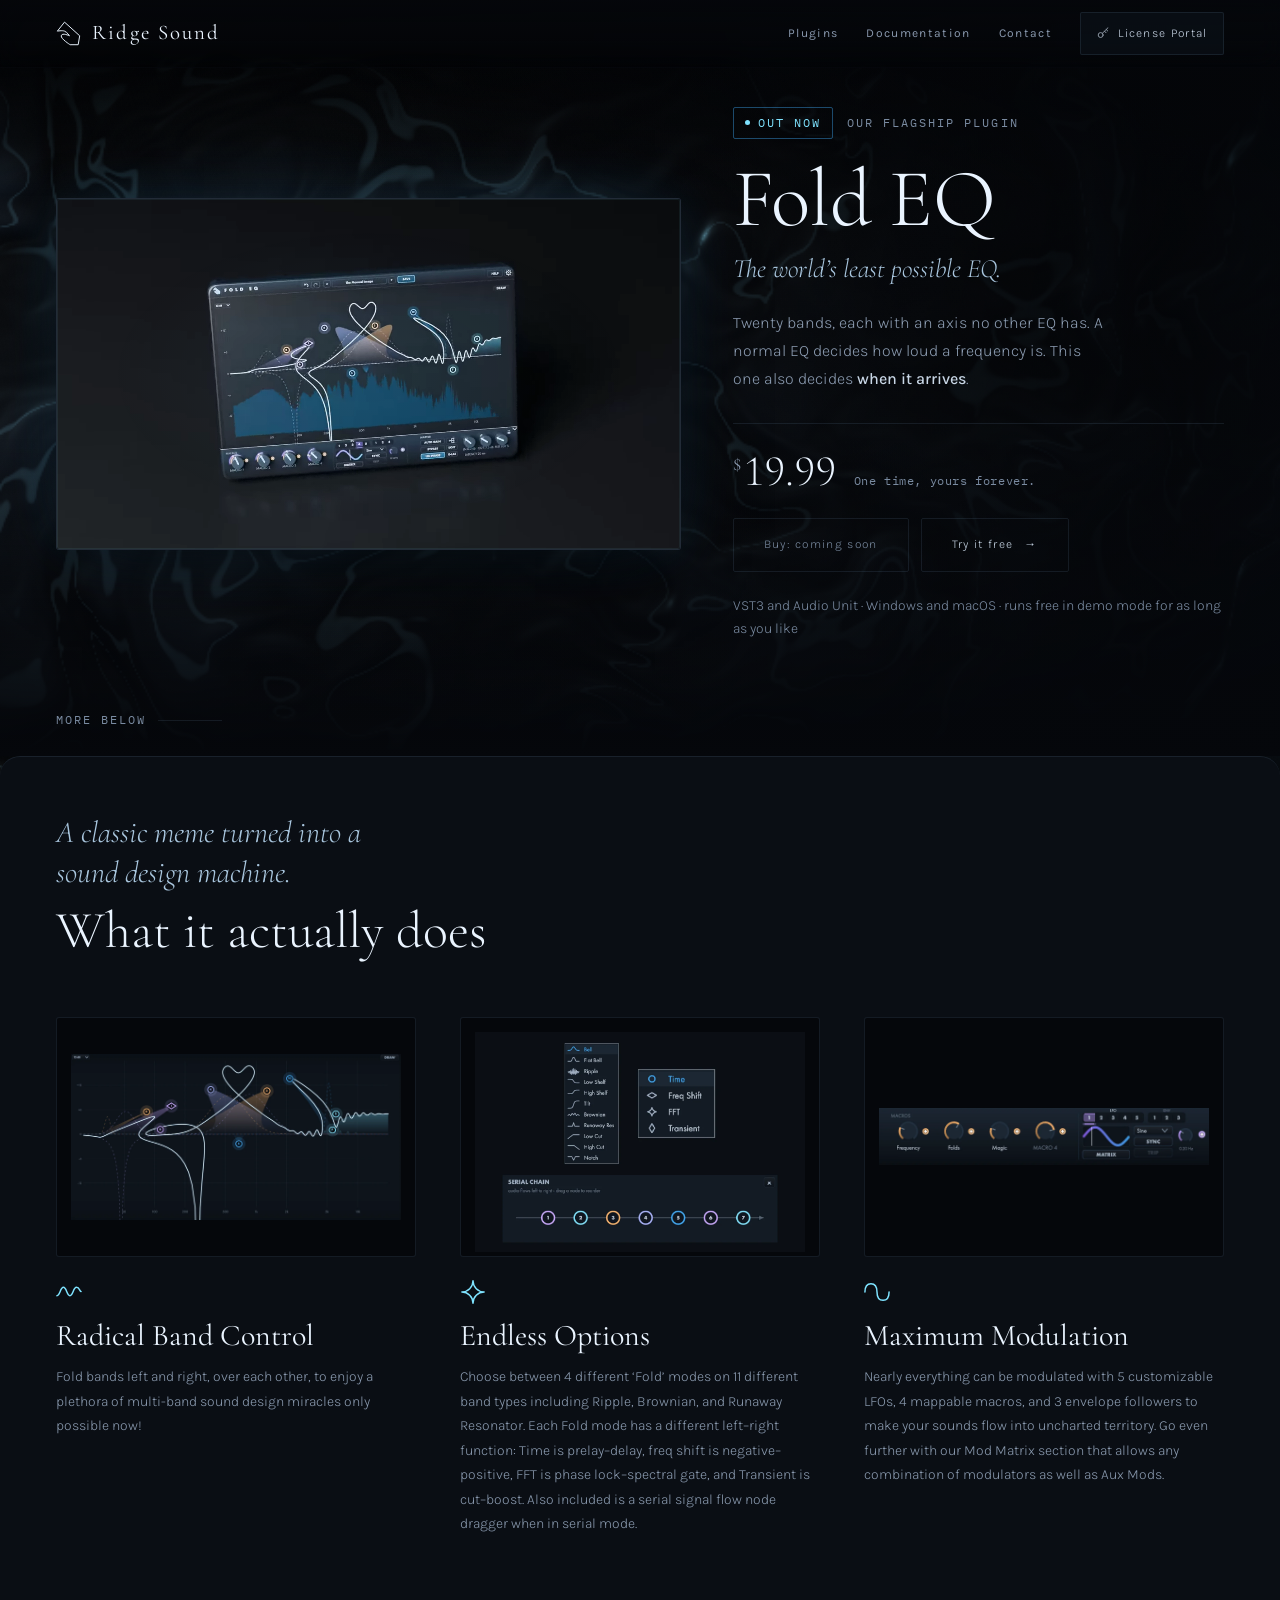
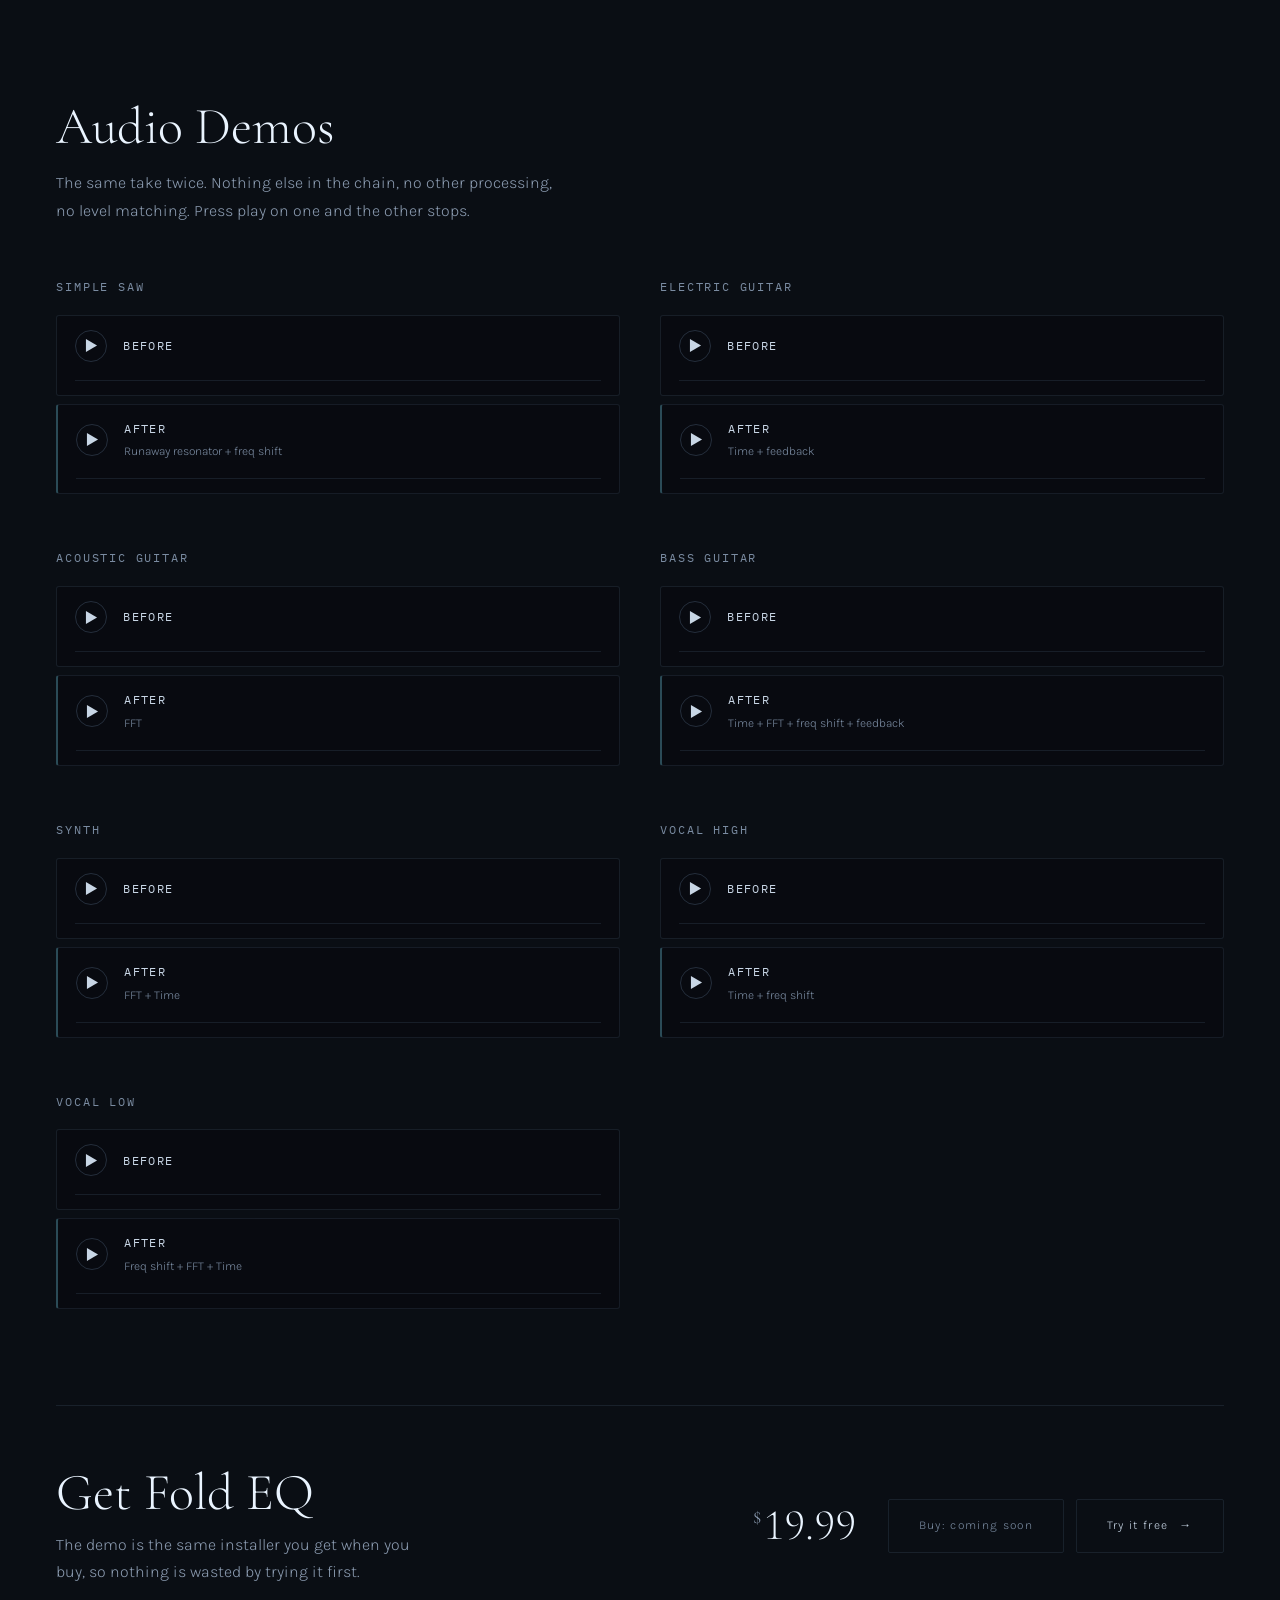
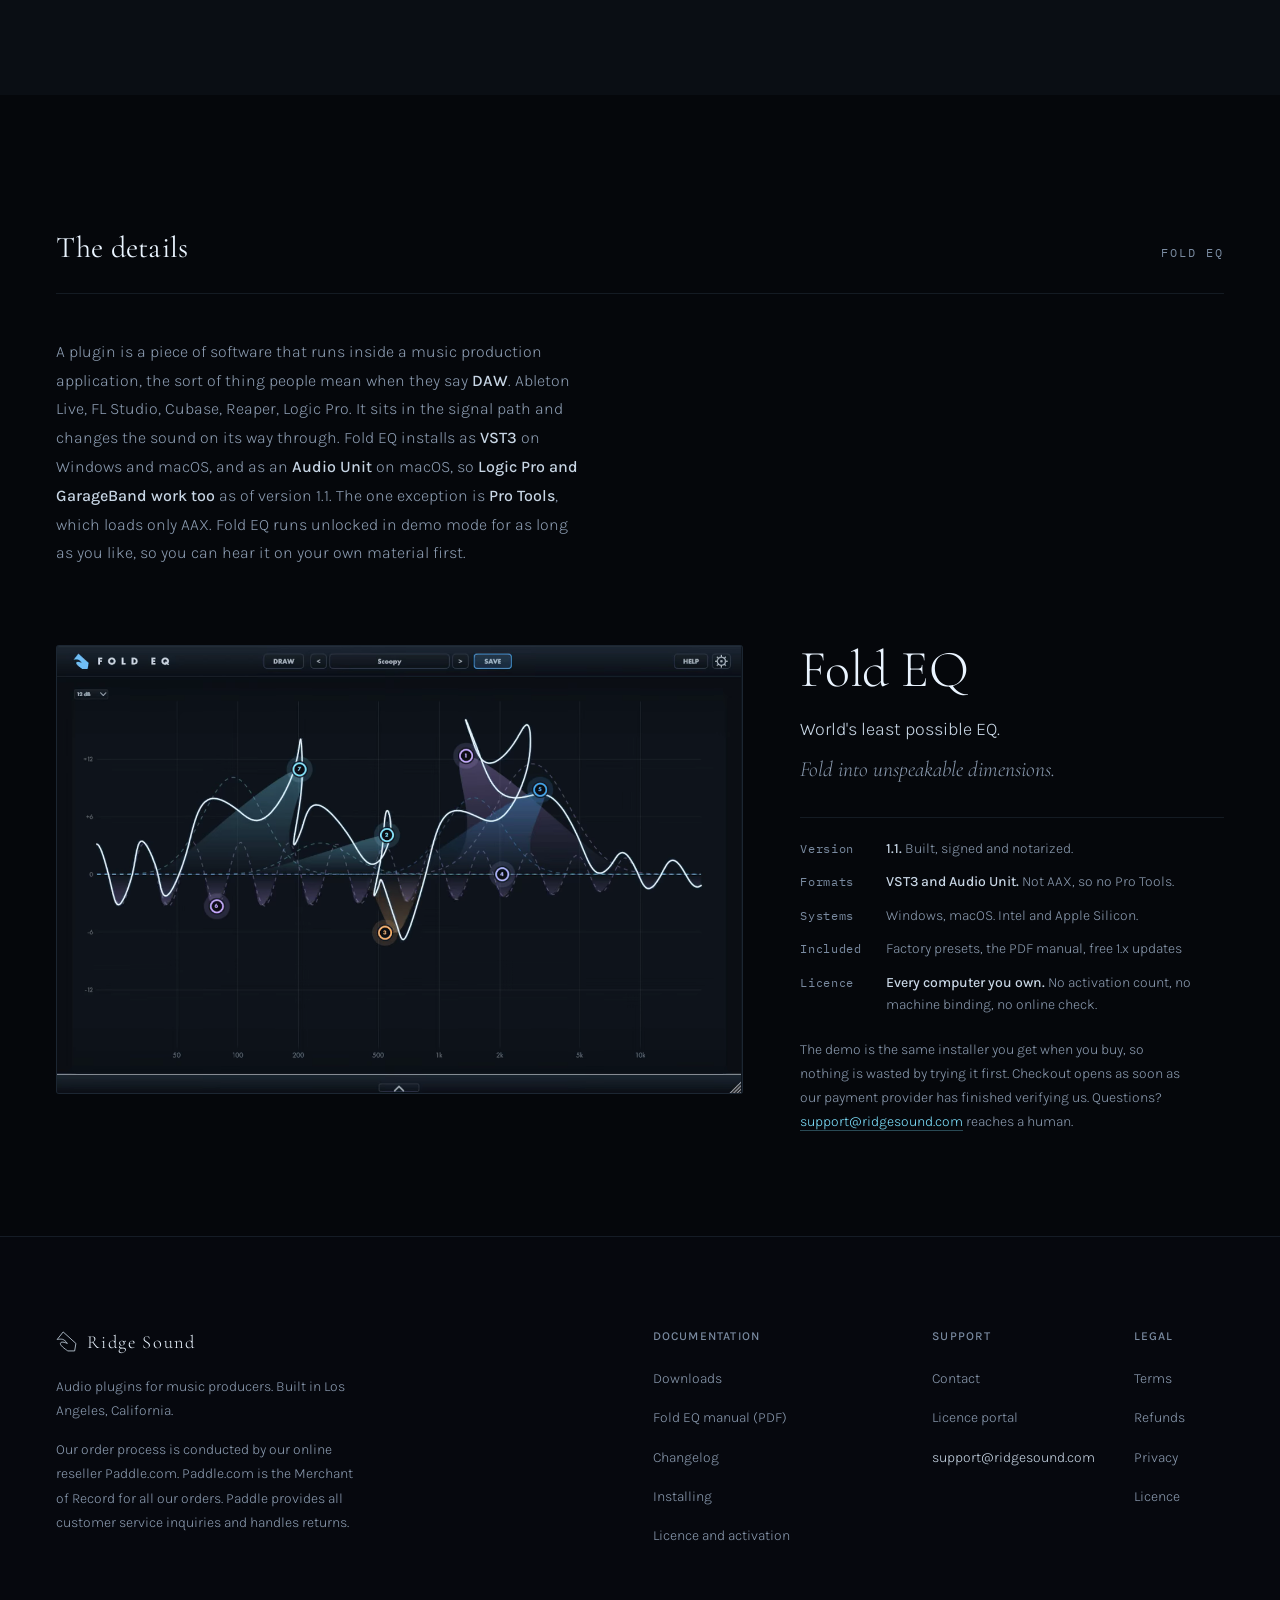
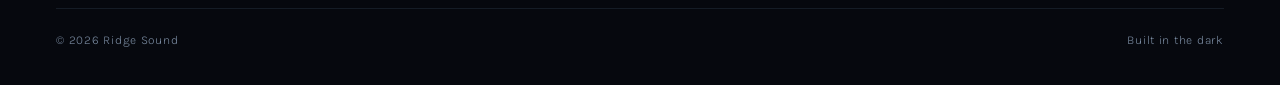
<file: index.html>
<!DOCTYPE html>
<html lang="en">
<head>
<meta charset="utf-8" />
<meta name="viewport" content="width=device-width, initial-scale=1, viewport-fit=cover" />
<title>Fold EQ &middot; The EQ That Folds Time &middot; Ridge Sound</title>
<meta name="description" content="Fold EQ by Ridge Sound: a 20-band EQ where every band can decide when a frequency arrives, not just how loud. Hear the before and after. VST3 and Audio Unit, Windows and macOS, $19.99." />
<meta name="theme-color" content="#05070b" />

<link rel="canonical" href="https://ridgesound.com/" />

<meta property="og:site_name" content="Ridge Sound" />
<meta property="og:title" content="Fold EQ &middot; The EQ That Folds Time" />
<meta property="og:description" content="A 20-band EQ where every band decides when a frequency arrives, not just how loud. Hear the before and after. $19.99, VST3 and Audio Unit for Windows and macOS." />
<meta property="og:type" content="product" />
<meta property="og:url" content="https://ridgesound.com/" />
<meta property="og:image" content="https://ridgesound.com/assets/og-foldeq.jpg" />
<meta property="og:image:width" content="1200" />
<meta property="og:image:height" content="630" />
<meta property="og:image:alt" content="The Fold EQ interface" />
<meta name="twitter:card" content="summary_large_image" />
<meta name="twitter:title" content="Fold EQ &middot; The EQ That Folds Time" />
<meta name="twitter:description" content="A 20-band EQ where every band decides when a frequency arrives, not just how loud." />
<meta name="twitter:image" content="https://ridgesound.com/assets/og-foldeq.jpg" />

<link rel="preload" href="assets/fonts/cormorant.woff2" as="font" type="font/woff2" crossorigin />
<link rel="preload" href="assets/fonts/karla.woff2" as="font" type="font/woff2" crossorigin />
<link rel="stylesheet" href="assets/site.css" />

<link rel="icon" href="/favicon.ico" sizes="any">
<link rel="icon" href="/favicon.svg" type="image/svg+xml">
<link rel="apple-touch-icon" href="/apple-touch-icon.png">

<style>
/* Landing page only. Tokens, faces, nav, buttons and footer live in site.css. */

#gl{position:fixed;inset:0;z-index:0;width:100%;height:100%;display:block;pointer-events:none}
.nofx #gl{display:none}
.page{position:relative;z-index:1}

/* the landing nav floats over the hero rather than sitting on a bar */
.nav{
  position:fixed;top:0;left:0;right:0;z-index:50;
  background:linear-gradient(180deg,rgba(5,7,11,.86) 0%,rgba(5,7,11,.5) 62%,rgba(5,7,11,0) 100%);
  backdrop-filter:blur(12px) saturate(115%);
  -webkit-backdrop-filter:blur(12px) saturate(115%);
  border-bottom:1px solid transparent;
  transition:background .4s var(--ease),border-color .4s var(--ease);
}
.nav.stuck{background:rgba(7,10,15,.92);border-bottom-color:var(--line)}

.account{position:relative;margin-left:clamp(16px,2.2vw,30px);flex:0 0 auto}
.acct-btn{
  display:flex;align-items:center;gap:8px;
  font-size:var(--t-label);letter-spacing:.11em;
  color:var(--txt);padding:11px 15px;
  border:1px solid var(--line);border-radius:2px;
  background:rgba(14,20,28,.55);
  transition:border-color .3s var(--ease),color .3s var(--ease),background .3s var(--ease);
}
.acct-btn{text-decoration:none}
.acct-btn:hover,.account.open .acct-btn{color:var(--txt-hi);border-color:var(--line-mid);background:rgba(19,26,36,.7)}
.acct-btn svg{width:14px;height:14px;opacity:.75}
.acct-menu{
  position:absolute;top:calc(100% + 9px);right:0;min-width:162px;padding:5px;
  border:1px solid var(--line);border-radius:2px;background:rgba(8,11,16,.97);
  backdrop-filter:blur(14px);-webkit-backdrop-filter:blur(14px);
  opacity:0;visibility:hidden;transform:translateY(-5px);
  transition:opacity .25s var(--ease),transform .25s var(--ease),visibility .25s;
}
.account.open .acct-menu{opacity:1;visibility:visible;transform:translateY(0)}
.acct-menu a{
  display:block;padding:10px 12px;font-size:var(--t-small);color:var(--txt-dim);
  transition:background .2s var(--ease),color .2s var(--ease);
}
.acct-menu a:hover{background:rgba(63,169,245,.09);color:var(--txt-hi)}
.acct-menu .sep{height:1px;margin:3px 8px;background:var(--line)}

/* ============================ HERO ============================ */
/* Product first: the render carries the mood on the left, the offer sits on
   the right, both centred on one line. */
.hero{
  position:relative;
  min-height:84vh;min-height:84svh;
  display:grid;
  grid-template-columns:minmax(0,1.12fr) minmax(0,.88fr);
  align-items:center;
  gap:clamp(24px,4vw,60px);
  padding:calc(var(--nav-h) + 32px) var(--gut) clamp(84px,12vh,132px);
  max-width:var(--maxw);margin:0 auto;
}
/* Full-bleed on purpose. Bounded to .hero this left a hard vertical seam at
   the container edge on wide monitors. */
.hero::before{
  content:'';position:absolute;top:0;bottom:0;pointer-events:none;
  left:50%;width:100vw;transform:translateX(-50%);
  background:
    linear-gradient(282deg, rgba(5,7,11,.82) 0%, rgba(5,7,11,.46) 40%, rgba(5,7,11,0) 76%),
    linear-gradient(180deg, rgba(5,7,11,.55) 0%, rgba(5,7,11,0) 26%, rgba(5,7,11,0) 58%, var(--bg-0) 100%);
}
.hero > *{position:relative}

/* ---- the render ---- */
.hero-stage{
  position:relative;
  border:1px solid var(--line-mid);
  border-radius:3px;
  overflow:hidden;
  background:var(--bg-0);
  box-shadow:
    0 26px 80px -26px rgba(0,0,0,.95),
    0 0 64px -14px rgba(63,169,245,.24);
  opacity:0;animation:fade 1.4s var(--ease) .15s forwards;
}
/* Inner hairline so the edge reads as glass rather than a cut. */
.hero-stage::before{
  content:'';position:absolute;inset:0;z-index:2;pointer-events:none;
  border:1px solid rgba(127,227,255,.08);border-radius:2px;
}
.hero-stage::after{
  content:'';position:absolute;inset:0;z-index:1;pointer-events:none;
  background:radial-gradient(58% 58% at 50% 50%, rgba(127,227,255,.05), transparent 72%);
}
/* The clip pulls a long way back mid-loop, so crop in and keep the product
   the biggest thing on the screen. */
.hero-vid{display:block;width:100%;height:auto;transform:scale(1.16)}

/* ---- the offer ---- */
.hero-copy{opacity:0;transform:translateY(16px);animation:rise 1s var(--ease) .42s forwards}

.eyebrow{
  display:flex;align-items:center;gap:14px;flex-wrap:wrap;
  margin:0 0 22px;
  font-family:var(--mono);font-size:var(--t-label);
  letter-spacing:.17em;text-transform:uppercase;color:var(--txt-faint);
}
.eyebrow .out{
  display:inline-flex;align-items:center;gap:8px;
  padding:5px 11px;border:1px solid var(--line-hot);border-radius:2px;
  color:var(--ice);letter-spacing:.17em;
}
.eyebrow .out::before{
  content:'';width:5px;height:5px;border-radius:50%;background:var(--ice);
  animation:pulse 2.6s var(--ease) infinite;
}
@keyframes pulse{
  0%{box-shadow:0 0 0 0 rgba(127,227,255,.5)}
  70%,100%{box-shadow:0 0 0 7px rgba(127,227,255,0)}
}

h1.hero-name{
  margin:0;
  font-family:var(--display);
  font-size:clamp(3rem, 6.4vw, 5.25rem);
  font-weight:300;line-height:.94;letter-spacing:-.008em;
  color:var(--txt-hi);
}
.hero-claim{
  margin:14px 0 0;
  font-family:var(--display);font-style:italic;font-weight:300;
  font-size:clamp(1.3rem,2.1vw,1.65rem);line-height:1.35;
  color:#a9c6de;
}
.hero-what{
  margin:22px 0 0;max-width:42ch;
  font-size:var(--t-body);line-height:1.75;color:var(--txt-dim);
}
.hero-what b{color:var(--txt);font-weight:500}

.hero-buy{
  display:flex;align-items:baseline;gap:18px;flex-wrap:wrap;
  margin:30px 0 0;padding-top:26px;border-top:1px solid var(--line);
}
.hero-buy .fig{
  margin:0;font-family:var(--display);font-weight:300;
  font-size:clamp(2.1rem,3.4vw,2.85rem);line-height:1;color:var(--txt-hi);
  /* Cormorant defaults to old-style figures: at this size the 1 reads as a
     capital I. Force lining. */
  font-variant-numeric:lining-nums tabular-nums;
  font-feature-settings:'lnum' 1,'tnum' 1;
}
.hero-buy .fig sup{font-size:1.05rem;font-weight:400;top:-1.15em;margin-right:2px;color:var(--txt-dim)}
.hero-buy .terms{
  margin:0;font-family:var(--mono);font-size:var(--t-label);
  letter-spacing:.05em;line-height:1.85;color:var(--txt-faint);
}

.hero-acts{display:flex;gap:12px;flex-wrap:wrap;margin:24px 0 0}
.hero-acts .btn{padding:16px 30px}

.hero-fine{
  margin:22px 0 0;
  font-size:var(--t-small);line-height:1.7;color:var(--txt-faint);
}

.scroll-hint{
  position:absolute;left:var(--gut);bottom:26px;
  display:flex;align-items:center;gap:12px;
  font-family:var(--mono);font-size:var(--t-label);letter-spacing:.16em;text-transform:uppercase;
  color:var(--txt-faint);
  opacity:0;animation:fade .9s var(--ease) 1.5s forwards;
}
.scroll-hint .rail{position:relative;width:64px;height:1px;background:var(--line);overflow:hidden}
.scroll-hint .rail::after{
  content:'';position:absolute;top:0;left:-24px;width:24px;height:1px;background:var(--ice);
  animation:railrun 2.6s ease-in-out infinite;
}
@keyframes railrun{0%{left:-24px}70%,100%{left:64px}}
@keyframes rise{to{opacity:1;transform:none}}
@keyframes fade{to{opacity:1}}



/* ============================ MODAL ============================ */
/* One dialog, two jobs: the free trial gate and the licence portal
   lookup. Both are "give us an email, we send you a link". */
.modal{
  position:fixed;inset:0;z-index:200;
  display:grid;place-items:center;
  padding:var(--gut);
  background:rgba(3,5,8,.78);
  -webkit-backdrop-filter:blur(7px);backdrop-filter:blur(7px);
  opacity:0;visibility:hidden;
  transition:opacity .32s var(--ease),visibility .32s var(--ease);
}
.modal.open{opacity:1;visibility:visible}
/* display:grid above would otherwise beat the [hidden] attribute */
.modal[hidden]{display:none}

.modal-card{
  position:relative;
  width:min(100%,452px);
  background:var(--bg-1);
  border:1px solid var(--line-mid);border-radius:4px;
  box-shadow:0 40px 110px -30px rgba(0,0,0,.95), 0 0 70px -20px rgba(63,169,245,.2);
  padding:clamp(28px,4vw,38px) clamp(24px,3.4vw,34px) clamp(24px,3vw,30px);
  transform:translateY(14px) scale(.985);
  transition:transform .32s var(--ease);
}
.modal.open .modal-card{transform:none}

.modal-x{
  position:absolute;top:12px;right:12px;
  width:34px;height:34px;display:grid;place-items:center;
  border:1px solid transparent;border-radius:2px;
  color:var(--txt-faint);background:none;cursor:pointer;
}
.modal-x:hover{color:var(--txt-hi);border-color:var(--line)}
.modal-x svg{width:15px;height:15px}

.modal-eyebrow{
  margin:0 0 10px;font-family:var(--mono);font-size:var(--t-label);
  letter-spacing:.16em;text-transform:uppercase;color:var(--txt-faint);
}
.modal-card h2{
  margin:0;font-family:var(--display);font-weight:300;
  font-size:clamp(1.6rem,3.2vw,2.05rem);line-height:1.1;color:var(--txt-hi);
}
.modal-card p.say{margin:12px 0 0;font-size:var(--t-small);line-height:1.7;color:var(--txt-dim)}

/* The two steps are stacked in a clipping frame that animates its own
   height, so the card grows into the second step rather than jumping. */
.steps{position:relative;overflow:hidden;transition:height .38s var(--ease);margin-top:22px}
.step{
  position:absolute;top:0;left:0;width:100%;
  opacity:0;transform:translateX(22px);pointer-events:none;
  transition:opacity .3s var(--ease),transform .34s var(--ease);
}
.step.on{opacity:1;transform:none;pointer-events:auto;position:relative}
.step.gone{transform:translateX(-22px)}

.field label{
  display:block;margin-bottom:9px;
  font-family:var(--mono);font-size:var(--t-label);letter-spacing:.1em;
  text-transform:uppercase;color:var(--txt-faint);
}
.field input[type=email]{
  width:100%;padding:14px 15px;
  background:var(--bg-0);color:var(--txt-hi);
  border:1px solid var(--line);border-radius:2px;
  font-family:var(--text);font-size:var(--t-body);
}
.field input[type=email]:focus{outline:none;border-color:var(--line-hot)}
.field input[type=email]::placeholder{color:var(--txt-faint)}

.optin{display:flex;gap:12px;align-items:flex-start;cursor:pointer}
.optin input{
  flex:0 0 auto;width:18px;height:18px;margin:2px 0 0;
  accent-color:var(--cyan);cursor:pointer;
}
.optin span{font-size:var(--t-small);line-height:1.6;color:var(--txt-dim)}

.modal-err{
  margin:12px 0 0;min-height:1.2em;
  font-family:var(--mono);font-size:var(--t-label);letter-spacing:.04em;color:var(--warm);
}
.modal-go{
  display:block;width:100%;margin-top:22px;
  justify-content:center;cursor:pointer;
}
.modal-go[disabled]{opacity:.55;cursor:default}
.modal-fine{
  margin:14px 0 0;text-align:center;
  font-size:var(--t-label);line-height:1.6;color:var(--txt-faint);
}
.modal-fine a{color:var(--txt-dim);border-bottom:1px solid var(--line)}
.modal-fine a:hover{color:var(--txt-hi)}

.modal-done{text-align:center;padding:6px 0 4px}
.modal-done .tick{
  width:44px;height:44px;margin:0 auto 16px;
  display:grid;place-items:center;border-radius:50%;
  border:1px solid var(--line-hot);color:var(--ice);
}
.modal-done .tick svg{width:18px;height:18px}

@media (prefers-reduced-motion:reduce){
  .modal,.modal-card,.steps,.step{transition:none}
}

/* ============================ DEMOS ============================ */
/* Raised panel. Its top edge and heading sit above the fold on purpose,
   so the page reads as "there is more here" without a scroll gimmick. */
.demos{
  position:relative;
  background:var(--bg-1);
  padding:clamp(46px,6vw,74px) var(--gut) clamp(56px,8vw,96px);
}
.demos-in,.feat-in,.cta-in{max-width:var(--maxw);margin:0 auto}
.demos h2,.feat h2{
  margin:0;font-family:var(--display);font-weight:300;
  font-size:var(--t-title);line-height:1.05;color:var(--txt-hi);
}
.demos .lede{
  margin:14px 0 0;max-width:56ch;
  font-size:var(--t-body);line-height:1.75;color:var(--txt-dim);
}

/* Two pairs per row, never three: a before and its after must stay an
   obvious unit, and three columns squeezes the processing line. */
.ab-grid{
  display:grid;grid-template-columns:repeat(2,minmax(0,1fr));
  gap:clamp(34px,4.4vw,54px) clamp(24px,3.2vw,44px);
  margin-top:clamp(34px,4.5vw,52px);
}
@media (max-width:720px){ .ab-grid{grid-template-columns:1fr} }
/* One pair is one unit: the two clips sit tight together, and the space
   between pairs is what separates them. */
.ab{display:flex;flex-direction:column;gap:8px}
.ab-name{
  margin:0 0 10px;
  font-family:var(--mono);font-size:var(--t-label);letter-spacing:.15em;
  text-transform:uppercase;color:var(--txt-faint);
}

.clip{
  display:grid;grid-template-columns:auto 1fr;align-items:center;
  gap:16px;width:100%;text-align:left;
  padding:14px 18px;
  border:1px solid var(--line);border-radius:3px;
  background:rgba(5,7,11,.4);color:var(--txt);
  cursor:pointer;
  transition:border-color .3s var(--ease),background .3s var(--ease);
  -webkit-tap-highlight-color:transparent;
}
.clip:hover{border-color:var(--line-mid);background:rgba(19,26,36,.55)}
.clip.on{border-color:rgba(127,227,255,.55);background:rgba(63,169,245,.12)}
.clip--after{border-left:2px solid rgba(127,227,255,.3)}
.clip.on .pp{color:var(--ice)}

.pp{
  display:grid;place-items:center;
  width:32px;height:32px;border-radius:50%;
  border:1px solid var(--line-mid);color:var(--txt);
  transition:color .3s var(--ease),border-color .3s var(--ease);
}
.clip:hover .pp{border-color:var(--line-hot)}
.pp svg{width:13px;height:13px;display:block}
.pp .ic-pause{display:none}
.clip.on .pp .ic-play{display:none}
.clip.on .pp .ic-pause{display:block}

.clip-txt{min-width:0}
.clip-lab{
  display:block;font-family:var(--mono);font-size:var(--t-label);
  letter-spacing:.11em;text-transform:uppercase;color:var(--txt);
}
.clip.on .clip-lab{color:var(--txt-hi)}
.clip-sub{
  display:block;margin-top:4px;
  font-size:var(--t-label);line-height:1.5;color:var(--txt-faint);
}
.clip-bar{
  grid-column:1 / -1;height:1px;margin-top:2px;
  background:var(--line);overflow:hidden;
}
.clip-bar i{display:block;height:100%;width:0;background:var(--ice)}

/* ============================ FEATURES ============================ */
/* First section after the hero, so it carries the raised edge that breaks
   the fold. Everything below it is the same ground and reads as one panel. */
.feat{
  position:relative;
  background:var(--bg-1);
  border-top:1px solid var(--line);
  border-radius:20px 20px 0 0;
  padding:clamp(38px,4.4vw,56px) var(--gut) clamp(52px,7vw,90px);
}
.feat .motto{
  margin:0 0 12px;
  font-family:var(--display);font-style:italic;font-weight:300;
  font-size:clamp(1.35rem,2.4vw,1.9rem);line-height:1.3;color:#a9c6de;
  max-width:26ch;
}
.feat-grid{
  display:grid;grid-template-columns:repeat(auto-fit,minmax(min(100%,290px),1fr));
  gap:clamp(28px,3.4vw,44px);
  margin-top:clamp(36px,5vw,58px);
}
.feat-card{display:flex;flex-direction:column}
.feat-shot{
  aspect-ratio:3/2;display:grid;place-items:center;
  background:var(--bg-0);border:1px solid var(--line);border-radius:3px;
  padding:14px;overflow:hidden;
}
.feat-shot img{max-width:100%;max-height:100%;width:auto;height:auto;display:block}
.feat-ic{
  margin:22px 0 0;color:var(--ice);
}
.feat-ic svg{width:26px;height:26px;display:block}
.feat-card h3{
  margin:14px 0 0;
  font-family:var(--display);font-weight:400;
  font-size:var(--t-head);line-height:1.15;color:var(--txt-hi);
}
.feat-card p{
  margin:12px 0 0;
  font-size:var(--t-small);line-height:1.75;color:var(--txt-dim);
}

/* ============================ CLOSING CTA ============================ */
.cta{
  background:var(--bg-1);
  padding:0 var(--gut) clamp(64px,9vw,110px);
}
.cta-in{
  border-top:1px solid var(--line);
  padding-top:clamp(40px,5vw,60px);
  display:flex;align-items:center;justify-content:space-between;
  gap:clamp(22px,4vw,50px);flex-wrap:wrap;
}
.cta h2{
  margin:0;font-family:var(--display);font-weight:300;
  font-size:var(--t-title);line-height:1.05;color:var(--txt-hi);
}
.cta .sub{margin:10px 0 0;font-size:var(--t-body);line-height:1.7;color:var(--txt-dim);max-width:40ch}
.cta-side{display:flex;align-items:center;gap:clamp(18px,2.6vw,32px);flex-wrap:wrap}
.cta .fig{
  margin:0;font-family:var(--display);font-weight:300;
  font-size:clamp(2.1rem,3.4vw,2.85rem);line-height:1;color:var(--txt-hi);
  font-variant-numeric:lining-nums tabular-nums;
  font-feature-settings:'lnum' 1,'tnum' 1;
}
.cta .fig sup{font-size:1.05rem;font-weight:400;top:-1.15em;margin-right:2px;color:var(--txt-dim)}
.cta-acts{display:flex;gap:12px;flex-wrap:wrap}
.cta-acts .btn{padding:16px 30px}

@media (max-width:640px){
  .cta-in{flex-direction:column;align-items:flex-start}
  .cta-side{width:100%;flex-direction:column;align-items:flex-start;gap:18px}
  .cta-acts{width:100%}
  .cta-acts .btn{flex:1 1 auto;justify-content:center}
}

/* ============================ CATALOGUE ============================ */
.catalogue{
  position:relative;
  max-width:var(--maxw);margin:0 auto;
  padding:clamp(72px,10vw,148px) var(--gut) clamp(60px,8vw,110px);
}
.sec-head{
  display:flex;align-items:baseline;gap:18px;
  padding-bottom:20px;border-bottom:1px solid var(--line);
  margin-bottom:clamp(30px,4vw,44px);
}
.sec-head h2{
  margin:0;font-family:var(--display);font-size:var(--t-head);
  font-weight:400;letter-spacing:.01em;color:var(--txt-hi);
}
.sec-head .n{margin-left:auto;color:var(--txt-faint)}

.sec-intro{
  max-width:58ch;margin:0 0 clamp(48px,6vw,80px);
  font-size:var(--t-body);line-height:1.8;color:var(--txt-dim);
}
.sec-intro b{color:var(--txt);font-weight:500}

.lead{
  display:grid;
  grid-template-columns:minmax(0,1.62fr) minmax(0,1fr);
  gap:clamp(30px,4.5vw,64px);
  align-items:start;
}
.frame{
  position:relative;overflow:hidden;
  border:1px solid var(--line);border-radius:3px;
  background:var(--bg-2);
  transition:border-color .6s var(--ease);
}
.frame:hover{border-color:var(--line-mid)}
.frame video,.frame img{width:100%;height:auto;display:block}

.ribbon{position:absolute;top:0;left:0;width:118px;height:118px;overflow:hidden;pointer-events:none;z-index:3}
.ribbon span{
  position:absolute;top:25px;left:-38px;width:164px;
  transform:rotate(-45deg);text-align:center;padding:7px 0;
  font-family:var(--mono);font-size:var(--t-label);letter-spacing:.14em;text-transform:uppercase;
  color:#20100c;background:var(--warm);
}

.lead-copy h3{
  margin:0;font-family:var(--display);font-size:var(--t-title);
  font-weight:300;line-height:.98;letter-spacing:-.004em;color:var(--txt-hi);
}
.lead-copy .claim{margin:20px 0 0;font-size:var(--t-lead);line-height:1.55;color:var(--txt);max-width:30ch}
.lead-copy .aside{
  margin:10px 0 0;font-family:var(--display);font-style:italic;
  font-size:1.35rem;line-height:1.45;color:var(--txt-dim);
}

.spec{
  margin:32px 0 0;padding:20px 0 0;border-top:1px solid var(--line);
  display:grid;grid-template-columns:auto 1fr;gap:11px 24px;align-items:baseline;
}
.spec dt{
  color:var(--txt-faint);font-family:var(--mono);font-size:var(--t-label);
  letter-spacing:.06em;white-space:nowrap;
}
.spec dd{margin:0;font-size:var(--t-small);color:var(--txt-dim);line-height:1.6}
.spec dd b{color:var(--txt);font-weight:500}

.buy{
  margin:30px 0 0;padding-top:24px;border-top:1px solid var(--line);
  display:flex;align-items:flex-end;gap:26px;flex-wrap:wrap;
}
.buy .fig{
  margin:0;font-family:var(--display);font-size:3rem;font-weight:300;line-height:1;
  color:var(--txt-hi);
  font-variant-numeric:lining-nums tabular-nums;
  font-feature-settings:'lnum' 1,'tnum' 1;
}
.buy .fig sup{font-size:1.1rem;font-weight:400;top:-1.1em;margin-right:2px;color:var(--txt-dim)}
.buy .terms{
  margin:8px 0 0;font-family:var(--mono);font-size:var(--t-label);letter-spacing:.02em;
  color:var(--txt-faint);
}
.buy .acts{display:flex;gap:10px;flex-wrap:wrap;margin-left:auto}
.avail{margin:22px 0 0;font-size:var(--t-small);line-height:1.7;color:var(--txt-dim);max-width:48ch}
.avail a{color:var(--ice);border-bottom:1px solid rgba(127,227,255,.3)}
.avail a:hover{border-bottom-color:var(--ice)}

/* secondary products read quieter because they are not yet buyable */
.coming{
  margin-top:clamp(64px,9vw,120px);
  padding-top:clamp(30px,4vw,48px);
  border-top:1px solid var(--line);
}
.coming h2{
  margin:0 0 clamp(28px,4vw,44px);
  font-family:var(--display);font-size:var(--t-head);font-weight:400;
  color:var(--txt-dim);
}
.pair{display:grid;grid-template-columns:repeat(auto-fit,minmax(min(100%,330px),1fr));gap:clamp(28px,4vw,56px)}
.minor .frame{opacity:.72;transition:opacity .6s var(--ease),border-color .6s var(--ease)}
.minor:hover .frame{opacity:1}
.minor h3{
  margin:22px 0 0;font-family:var(--display);font-size:1.95rem;font-weight:300;
  color:var(--txt-hi);line-height:1.1;
}
.minor .claim{margin:9px 0 0;font-size:var(--t-small);color:var(--txt-dim);line-height:1.6}
.minor .aside{margin:5px 0 0;font-family:var(--display);font-style:italic;font-size:1.15rem;color:var(--txt-faint)}
.minor .foot-row{
  margin-top:20px;padding-top:15px;border-top:1px solid var(--line);
  display:flex;align-items:center;gap:14px;flex-wrap:wrap;
}
.minor .foot-row .mono{color:var(--txt-faint)}
.minor .foot-row .free{color:var(--warm)}
.minor .btn{padding:11px 18px}

.frame.mystery{aspect-ratio:16/10;display:grid;place-items:center;background:var(--bg-1)}
.frame.mystery::before{
  content:'';position:absolute;inset:0;pointer-events:none;
  background-image:
    linear-gradient(to right,rgba(126,160,196,.06) 1px,transparent 1px),
    linear-gradient(to bottom,rgba(126,160,196,.045) 1px,transparent 1px);
  background-size:11% 100%,100% 22%;
  mask-image:radial-gradient(72% 72% at 50% 50%,#000 18%,transparent 80%);
  -webkit-mask-image:radial-gradient(72% 72% at 50% 50%,#000 18%,transparent 80%);
}
.mystery .qmark{
  position:relative;z-index:2;
  font-family:var(--display);font-weight:300;
  font-size:clamp(5rem,13vw,8rem);line-height:1;
  color:#f0c69a;opacity:.82;
}
.mystery .qlabel{
  position:absolute;z-index:2;bottom:12%;left:0;right:0;text-align:center;
  font-family:var(--mono);font-size:var(--t-label);letter-spacing:.2em;text-transform:uppercase;
  color:var(--txt-faint);
}

.rv{opacity:0;transform:translateY(20px);transition:opacity .85s var(--ease),transform .85s var(--ease)}
.rv.in{opacity:1;transform:none}
.rv.d1{transition-delay:.09s}

@media (max-width:1080px){
  /* Phone: trim the hero just enough that the demos panel breaks the fold.
     Seeing the next section start is the clearest "keep scrolling" cue there is. */
  .hero{grid-template-columns:1fr;align-content:center;gap:22px;
        padding-top:calc(var(--nav-h) + 16px);
        padding-bottom:44px;min-height:0}
  .hero-vid{aspect-ratio:2/1;object-fit:cover;transform:scale(1.06)}
  .hero-what{max-width:52ch;margin-top:16px;line-height:1.65}
  .eyebrow{margin-bottom:16px}
  .hero-claim{margin-top:10px}
  .hero-buy{margin-top:20px;padding-top:18px}
  .hero-acts{margin-top:18px}
  .hero-fine{margin-top:14px;font-size:var(--t-label);line-height:1.6}
  .lead{grid-template-columns:1fr;gap:34px}
}
@media (max-width:760px){
  .account{margin-left:10px;order:3}
  .menu-btn{order:2}
  .links{order:4}
  .acct-btn{padding:12px 13px}
  .acct-btn svg{width:16px;height:16px}
  .acct-btn .lbl{display:none}
  .buy{flex-direction:column;align-items:flex-start;gap:20px}
  .buy .acts{margin-left:0;width:100%}
  .buy .acts .btn,.buy .acts .btn-soon{flex:1 1 auto;justify-content:center}
  .hero-acts{width:100%;gap:10px;flex-wrap:nowrap}
  .hero-acts .btn{flex:1 1 0;min-width:0;justify-content:center;
                  padding:15px 12px;font-size:11px;letter-spacing:.06em;white-space:nowrap}
  .hero-buy{gap:12px}
  .scroll-hint{display:none}
  .spec{grid-template-columns:1fr;gap:3px 0}
  .spec dt{margin-top:13px}
}

/* Ambient and entrance motion only. State changes keep their feedback. */
@media (prefers-reduced-motion:reduce){
  .rv{opacity:1;transform:none;transition:none}
  .hero-stage,.hero-copy,.scroll-hint{opacity:1;transform:none;animation:none}
  .eyebrow .out::before{animation:none}
  .scroll-hint .rail::after{animation:none;left:0;opacity:.5}
  .minor .frame{opacity:1}
}
</style>
<script type="application/ld+json">
{
  "@context": "https://schema.org",
  "@graph": [
    {
      "@type": "Organization",
      "@id": "https://ridgesound.com/#org",
      "name": "Ridge Sound",
      "url": "https://ridgesound.com/",
      "email": "support@ridgesound.com",
      "logo": "https://ridgesound.com/assets/og-foldeq.jpg",
      "address": {
        "@type": "PostalAddress",
        "addressLocality": "Los Angeles",
        "addressRegion": "CA",
        "addressCountry": "US"
      }
    },
    {
      "@type": "SoftwareApplication",
      "@id": "https://ridgesound.com/#foldeq",
      "name": "Fold EQ",
      "alternateName": "FoldEQ",
      "applicationCategory": "MultimediaApplication",
      "applicationSubCategory": "Audio plugin",
      "softwareVersion": "1.1",
      "operatingSystem": "Windows 10, Windows 11, macOS 10.13 or later",
      "url": "https://ridgesound.com/",
      "image": "https://ridgesound.com/assets/og-foldeq.jpg",
      "description": "Fold EQ is a 20-band parametric equalizer with an extra axis on every band. A normal EQ decides how loud a frequency is; Fold EQ also decides when it arrives. Four fold modes (Time, Freq Shift, FFT, Transient), eleven band shapes, a DRAW mode that turns sketches into curves, five LFOs, four macros and three envelope followers. VST3 on Windows and macOS, plus Audio Unit on macOS for Logic and GarageBand.",
      "publisher": {
        "@id": "https://ridgesound.com/#org"
      },
      "featureList": [
        "20 bands with a fold axis",
        "Four fold modes",
        "Eleven band shapes",
        "DRAW mode",
        "Five LFOs, four macros, three envelope followers",
        "Offline licensing with no activation limit"
      ],
      "offers": {
        "@type": "Offer",
        "price": "19.99",
        "priceCurrency": "USD",
        "availability": "https://schema.org/InStock",
        "url": "https://ridgesound.com/",
        "seller": {
          "@id": "https://ridgesound.com/#org"
        }
      }
    }
  ]
}
</script>

<!-- Meta Pixel -->
<script>
!function(f,b,e,v,n,t,s)
{if(f.fbq)return;n=f.fbq=function(){n.callMethod?
n.callMethod.apply(n,arguments):n.queue.push(arguments)};
if(!f._fbq)f._fbq=n;n.push=n;n.loaded=!0;n.version='2.0';
n.queue=[];t=b.createElement(e);t.async=!0;
t.src=v;s=b.getElementsByTagName(e)[0];
s.parentNode.insertBefore(t,s)}(window, document,'script',
'https://connect.facebook.net/en_US/fbevents.js');
fbq('init', '2090686235657149');
fbq('track', 'PageView');
</script>
<noscript><img height="1" width="1" style="display:none" alt=""
src="https://www.facebook.com/tr?id=2090686235657149&amp;ev=PageView&amp;noscript=1" /></noscript>
<!-- End Meta Pixel -->

<!-- FirstPromoter -->
<script>(function(w){w.fpr=w.fpr||function(){w.fpr.q = w.fpr.q||[];w.fpr.q[arguments[0]=='set'?'unshift':'push'](arguments);};})(window);
fpr("init", {cid:"9q4dptf9"});
fpr("click");
</script>
<script src="https://cdn.firstpromoter.com/fpr.js" async></script>
<!-- End FirstPromoter -->
</head>

<body id="top">

<a class="skip" href="#plugins">Skip to plugins</a>

<canvas id="gl" aria-hidden="true"></canvas>

<svg width="0" height="0" style="position:absolute" aria-hidden="true">
  <symbol id="rs-mark" viewBox="-9 -9 282 282">
    <path d="M50.2123 158.173C58.7762 117.306 143.212 158.173 143.212 158.173C143.212 158.173 119.698 119.165 87.2123 105.529C61.0053 94.5293 6.21234 105.529 6.21234 105.529L87.2123 3.64041L258.212 158.173L241.212 258.529H150.212C150.212 258.529 43.2803 191.253 50.2123 158.173Z"
          fill="none" stroke="currentColor" stroke-width="11" stroke-linejoin="round"/>
  </symbol>
</svg>

<div class="page">

  <header class="nav" id="nav">
    <a class="brand" href="#top" aria-label="Ridge Sound home">
      <svg class="mark" aria-hidden="true"><use href="#rs-mark"/></svg>
      <span class="brand-text">Ridge Sound</span>
    </a>
    <button class="menu-btn" id="menuBtn" aria-expanded="false" aria-controls="navlinks" aria-label="Menu">
      <svg class="open" viewBox="0 0 24 24" fill="none" stroke="currentColor" stroke-width="1.7" aria-hidden="true"><path d="M3 6h18M3 12h18M3 18h18"/></svg>
      <svg class="close" viewBox="0 0 24 24" fill="none" stroke="currentColor" stroke-width="1.7" aria-hidden="true"><path d="M5 5l14 14M19 5L5 19"/></svg>
    </button>
    <nav class="links" id="navlinks" aria-label="Primary">
      <a href="#plugins">Plugins</a>
      <a href="#docs">Documentation</a>
      <a href="contact.html">Contact</a>
    </nav>
    <div class="account">
      <button class="acct-btn" type="button" data-open="portalModal"
         title="Already bought Fold EQ? Get your license and the installers.">
        <svg viewBox="0 0 24 24" fill="none" stroke="currentColor" stroke-width="1.6"
             stroke-linecap="round" stroke-linejoin="round" aria-hidden="true">
          <circle cx="8" cy="15.5" r="4.2"/><path d="M11 12.5 20.5 3M17.5 6l2.6 2.6M14.6 8.9l2.6 2.6"/>
        </svg>
        <span class="lbl">License Portal</span>
      </button>
    </div>
  </header>

  <main>
  <section class="hero" id="hero">
    <div class="hero-stage">
      <video class="hero-vid" autoplay loop muted playsinline preload="auto"
             poster="assets/foldeq-hero.jpg" aria-label="Fold EQ turning in the dark">
        <source src="assets/foldeq-hero.webm" type="video/webm">
        <source src="assets/foldeq-hero.mp4" type="video/mp4">
      </video>
    </div>

    <div class="hero-copy">
      <p class="eyebrow"><span class="out">Out now</span> <span>Our flagship plugin</span></p>

      <h1 class="hero-name">Fold EQ</h1>
      <p class="hero-claim">The world&rsquo;s least possible EQ.</p>

      <p class="hero-what">Twenty bands, each with an axis no other EQ has. A normal EQ decides
      how loud a frequency is. This one also decides <b>when it arrives</b>.</p>

      <div class="hero-buy">
        <p class="fig"><sup>$</sup>19.99</p>
        <p class="terms">One time, yours forever.</p>
      </div>

      <div class="hero-acts">
        <span class="btn btn-soon" data-buy="foldeq" aria-disabled="true">Buy: coming soon</span>
        <button class="btn btn-ghost" type="button" data-open="trialModal">Try it free <span class="arw">&rarr;</span></button>
      </div>

      <p class="hero-fine">VST3 and Audio Unit &middot; Windows and macOS &middot; runs free in demo mode for as
      long as you like</p>
    </div>

    <div class="scroll-hint"><span>More below</span><span class="rail"></span></div>
  </section>

  <section class="feat" id="features">
    <div class="feat-in">
      <p class="motto">A classic meme turned into a sound design machine.</p>
      <h2 class="rv">What it actually does</h2>

      <div class="feat-grid">
        <article class="feat-card rv">
          <div class="feat-shot"><img src="assets/feat-bands.webp" alt="Fold EQ spectrum with folded bands and a hand-drawn curve" loading="lazy" width="1400" height="703"></div>
          <div class="feat-ic"><svg viewBox="0 0 28 28" fill="none" stroke="currentColor" stroke-width="1.6" stroke-linecap="round" aria-hidden="true"><path d="M1 18c3.5 0 3.5-9 7-9s3.5 9 7 9 3.5-9 7-9 3.5 4.5 5 4.5"/></svg></div>
          <h3>Radical Band Control</h3>
          <p>Fold bands left and right, over each other, to enjoy a plethora of multi-band sound
          design miracles only possible now!</p>
        </article>

        <article class="feat-card rv d1">
          <div class="feat-shot"><img src="assets/feat-options.webp" alt="Band type list, fold mode list and the serial chain editor" loading="lazy" width="1200" height="800"></div>
          <div class="feat-ic"><svg viewBox="0 0 28 28" fill="none" stroke="currentColor" stroke-width="1.6" stroke-linejoin="round" aria-hidden="true"><path d="M14 2c0 6.6 5.4 12 12 12-6.6 0-12 5.4-12 12 0-6.6-5.4-12-12-12 6.6 0 12-5.4 12-12z"/></svg></div>
          <h3>Endless Options</h3>
          <p>Choose between 4 different &lsquo;Fold&rsquo; modes on 11 different band types including
          Ripple, Brownian, and Runaway Resonator. Each Fold mode has a different left&ndash;right
          function: Time is prelay&ndash;delay, freq shift is negative&ndash;positive, FFT is phase
          lock&ndash;spectral gate, and Transient is cut&ndash;boost. Also included is a serial
          signal flow node dragger when in serial mode.</p>
        </article>

        <article class="feat-card rv d1">
          <div class="feat-shot"><img src="assets/feat-mod.webp" alt="Macro knobs, LFO and envelope follower tabs" loading="lazy" width="1400" height="240"></div>
          <div class="feat-ic"><svg viewBox="0 0 28 28" fill="none" stroke="currentColor" stroke-width="1.6" stroke-linecap="round" aria-hidden="true"><path d="M1 14c0-6 2.9-9 6.5-9S14 8 14 14s2.9 9 6.5 9S27 20 27 14"/></svg></div>
          <h3>Maximum Modulation</h3>
          <p>Nearly everything can be modulated with 5 customizable LFOs, 4 mappable macros, and 3
          envelope followers to make your sounds flow into uncharted territory. Go even further with
          our Mod Matrix section that allows any combination of modulators as well as Aux Mods.</p>
        </article>
      </div>
    </div>
  </section>

  <section class="demos" id="demos">
    <div class="demos-in">
      <h2>Audio Demos</h2>
      <p class="lede">The same take twice. Nothing else in the chain, no other processing, no
      level matching. Press play on one and the other stops.</p>

      <div class="ab-grid">
      <div class="ab rv">
        <p class="ab-name">Simple Saw</p>
        <button class="clip" type="button" data-clip="assets/audio/simple-saw-before.mp3"
                aria-label="Play Before">
          <span class="pp" aria-hidden="true"><svg class="ic-play" viewBox="0 0 12 14" fill="currentColor"><path d="M0 0l12 7-12 7z"/></svg><svg class="ic-pause" viewBox="0 0 12 14" fill="currentColor"><rect x="0" y="0" width="4" height="14"/><rect x="8" y="0" width="4" height="14"/></svg></span>
          <span class="clip-txt"><span class="clip-lab">Before</span></span>
          <span class="clip-bar"><i></i></span>
        </button>
        <button class="clip clip--after" type="button" data-clip="assets/audio/simple-saw-after.mp3"
                aria-label="Play After">
          <span class="pp" aria-hidden="true"><svg class="ic-play" viewBox="0 0 12 14" fill="currentColor"><path d="M0 0l12 7-12 7z"/></svg><svg class="ic-pause" viewBox="0 0 12 14" fill="currentColor"><rect x="0" y="0" width="4" height="14"/><rect x="8" y="0" width="4" height="14"/></svg></span>
          <span class="clip-txt"><span class="clip-lab">After</span><span class="clip-sub">Runaway resonator + freq shift</span></span>
          <span class="clip-bar"><i></i></span>
        </button>
      </div>

      <div class="ab rv">
        <p class="ab-name">Electric Guitar</p>
        <button class="clip" type="button" data-clip="assets/audio/electric-guitar-before.mp3"
                aria-label="Play Before">
          <span class="pp" aria-hidden="true"><svg class="ic-play" viewBox="0 0 12 14" fill="currentColor"><path d="M0 0l12 7-12 7z"/></svg><svg class="ic-pause" viewBox="0 0 12 14" fill="currentColor"><rect x="0" y="0" width="4" height="14"/><rect x="8" y="0" width="4" height="14"/></svg></span>
          <span class="clip-txt"><span class="clip-lab">Before</span></span>
          <span class="clip-bar"><i></i></span>
        </button>
        <button class="clip clip--after" type="button" data-clip="assets/audio/electric-guitar-after.mp3"
                aria-label="Play After">
          <span class="pp" aria-hidden="true"><svg class="ic-play" viewBox="0 0 12 14" fill="currentColor"><path d="M0 0l12 7-12 7z"/></svg><svg class="ic-pause" viewBox="0 0 12 14" fill="currentColor"><rect x="0" y="0" width="4" height="14"/><rect x="8" y="0" width="4" height="14"/></svg></span>
          <span class="clip-txt"><span class="clip-lab">After</span><span class="clip-sub">Time + feedback</span></span>
          <span class="clip-bar"><i></i></span>
        </button>
      </div>

      <div class="ab rv">
        <p class="ab-name">Acoustic Guitar</p>
        <button class="clip" type="button" data-clip="assets/audio/acoustic-guitar-before.mp3"
                aria-label="Play Before">
          <span class="pp" aria-hidden="true"><svg class="ic-play" viewBox="0 0 12 14" fill="currentColor"><path d="M0 0l12 7-12 7z"/></svg><svg class="ic-pause" viewBox="0 0 12 14" fill="currentColor"><rect x="0" y="0" width="4" height="14"/><rect x="8" y="0" width="4" height="14"/></svg></span>
          <span class="clip-txt"><span class="clip-lab">Before</span></span>
          <span class="clip-bar"><i></i></span>
        </button>
        <button class="clip clip--after" type="button" data-clip="assets/audio/acoustic-guitar-after.mp3"
                aria-label="Play After">
          <span class="pp" aria-hidden="true"><svg class="ic-play" viewBox="0 0 12 14" fill="currentColor"><path d="M0 0l12 7-12 7z"/></svg><svg class="ic-pause" viewBox="0 0 12 14" fill="currentColor"><rect x="0" y="0" width="4" height="14"/><rect x="8" y="0" width="4" height="14"/></svg></span>
          <span class="clip-txt"><span class="clip-lab">After</span><span class="clip-sub">FFT</span></span>
          <span class="clip-bar"><i></i></span>
        </button>
      </div>

      <div class="ab rv">
        <p class="ab-name">Bass Guitar</p>
        <button class="clip" type="button" data-clip="assets/audio/bass-guitar-before.mp3"
                aria-label="Play Before">
          <span class="pp" aria-hidden="true"><svg class="ic-play" viewBox="0 0 12 14" fill="currentColor"><path d="M0 0l12 7-12 7z"/></svg><svg class="ic-pause" viewBox="0 0 12 14" fill="currentColor"><rect x="0" y="0" width="4" height="14"/><rect x="8" y="0" width="4" height="14"/></svg></span>
          <span class="clip-txt"><span class="clip-lab">Before</span></span>
          <span class="clip-bar"><i></i></span>
        </button>
        <button class="clip clip--after" type="button" data-clip="assets/audio/bass-guitar-after.mp3"
                aria-label="Play After">
          <span class="pp" aria-hidden="true"><svg class="ic-play" viewBox="0 0 12 14" fill="currentColor"><path d="M0 0l12 7-12 7z"/></svg><svg class="ic-pause" viewBox="0 0 12 14" fill="currentColor"><rect x="0" y="0" width="4" height="14"/><rect x="8" y="0" width="4" height="14"/></svg></span>
          <span class="clip-txt"><span class="clip-lab">After</span><span class="clip-sub">Time + FFT + freq shift + feedback</span></span>
          <span class="clip-bar"><i></i></span>
        </button>
      </div>

      <div class="ab rv">
        <p class="ab-name">Synth</p>
        <button class="clip" type="button" data-clip="assets/audio/synth-before.mp3"
                aria-label="Play Before">
          <span class="pp" aria-hidden="true"><svg class="ic-play" viewBox="0 0 12 14" fill="currentColor"><path d="M0 0l12 7-12 7z"/></svg><svg class="ic-pause" viewBox="0 0 12 14" fill="currentColor"><rect x="0" y="0" width="4" height="14"/><rect x="8" y="0" width="4" height="14"/></svg></span>
          <span class="clip-txt"><span class="clip-lab">Before</span></span>
          <span class="clip-bar"><i></i></span>
        </button>
        <button class="clip clip--after" type="button" data-clip="assets/audio/synth-after.mp3"
                aria-label="Play After">
          <span class="pp" aria-hidden="true"><svg class="ic-play" viewBox="0 0 12 14" fill="currentColor"><path d="M0 0l12 7-12 7z"/></svg><svg class="ic-pause" viewBox="0 0 12 14" fill="currentColor"><rect x="0" y="0" width="4" height="14"/><rect x="8" y="0" width="4" height="14"/></svg></span>
          <span class="clip-txt"><span class="clip-lab">After</span><span class="clip-sub">FFT + Time</span></span>
          <span class="clip-bar"><i></i></span>
        </button>
      </div>

      <div class="ab rv">
        <p class="ab-name">Vocal High</p>
        <button class="clip" type="button" data-clip="assets/audio/vocal-high-before.mp3"
                aria-label="Play Before">
          <span class="pp" aria-hidden="true"><svg class="ic-play" viewBox="0 0 12 14" fill="currentColor"><path d="M0 0l12 7-12 7z"/></svg><svg class="ic-pause" viewBox="0 0 12 14" fill="currentColor"><rect x="0" y="0" width="4" height="14"/><rect x="8" y="0" width="4" height="14"/></svg></span>
          <span class="clip-txt"><span class="clip-lab">Before</span></span>
          <span class="clip-bar"><i></i></span>
        </button>
        <button class="clip clip--after" type="button" data-clip="assets/audio/vocal-high-after.mp3"
                aria-label="Play After">
          <span class="pp" aria-hidden="true"><svg class="ic-play" viewBox="0 0 12 14" fill="currentColor"><path d="M0 0l12 7-12 7z"/></svg><svg class="ic-pause" viewBox="0 0 12 14" fill="currentColor"><rect x="0" y="0" width="4" height="14"/><rect x="8" y="0" width="4" height="14"/></svg></span>
          <span class="clip-txt"><span class="clip-lab">After</span><span class="clip-sub">Time + freq shift</span></span>
          <span class="clip-bar"><i></i></span>
        </button>
      </div>

      <div class="ab rv">
        <p class="ab-name">Vocal Low</p>
        <button class="clip" type="button" data-clip="assets/audio/vocal-low-before.mp3"
                aria-label="Play Before">
          <span class="pp" aria-hidden="true"><svg class="ic-play" viewBox="0 0 12 14" fill="currentColor"><path d="M0 0l12 7-12 7z"/></svg><svg class="ic-pause" viewBox="0 0 12 14" fill="currentColor"><rect x="0" y="0" width="4" height="14"/><rect x="8" y="0" width="4" height="14"/></svg></span>
          <span class="clip-txt"><span class="clip-lab">Before</span></span>
          <span class="clip-bar"><i></i></span>
        </button>
        <button class="clip clip--after" type="button" data-clip="assets/audio/vocal-low-after.mp3"
                aria-label="Play After">
          <span class="pp" aria-hidden="true"><svg class="ic-play" viewBox="0 0 12 14" fill="currentColor"><path d="M0 0l12 7-12 7z"/></svg><svg class="ic-pause" viewBox="0 0 12 14" fill="currentColor"><rect x="0" y="0" width="4" height="14"/><rect x="8" y="0" width="4" height="14"/></svg></span>
          <span class="clip-txt"><span class="clip-lab">After</span><span class="clip-sub">Freq shift + FFT + Time</span></span>
          <span class="clip-bar"><i></i></span>
        </button>
      </div>
      </div>
    </div>
  </section>

  <section class="cta" id="get">
    <div class="cta-in">
      <div>
        <h2>Get Fold EQ</h2>
        <p class="sub">The demo is the same installer you get when you buy, so nothing is wasted
        by trying it first.</p>
      </div>
      <div class="cta-side">
        <p class="fig"><sup>$</sup>19.99</p>
        <div class="cta-acts">
          <span class="btn btn-soon" data-buy="foldeq" aria-disabled="true">Buy: coming soon</span>
          <button class="btn btn-ghost" type="button" data-open="trialModal">Try it free <span class="arw">&rarr;</span></button>
        </div>
      </div>
    </div>
  </section>

  <section class="catalogue" id="plugins">
    <div class="sec-head rv">
      <h2>The details</h2>
      <span class="n mono mono--caps">Fold EQ</span>
    </div>

    <p class="sec-intro rv">A plugin is a piece of software that runs inside a music production
    application, the sort of thing people mean when they say <b>DAW</b>. Ableton Live, FL Studio,
    Cubase, Reaper, Logic Pro. It sits in the signal path and changes the sound on its way through.
    Fold EQ installs as <b>VST3</b> on Windows and macOS, and as an <b>Audio Unit</b> on macOS, so
    <b>Logic Pro and GarageBand work too</b> as of version 1.1. The one exception is
    <b>Pro&nbsp;Tools</b>, which loads only AAX. Fold EQ runs unlocked in demo mode for as long as
    you like, so you can hear it on your own material first.</p>

    <article class="lead">
      <div class="frame rv">
        <video autoplay loop muted playsinline preload="metadata" poster="assets/foldeq-poster.jpg" aria-label="Fold EQ interface">
          <source src="assets/foldeq.webm" type="video/webm">
          <source src="assets/foldeq.mp4" type="video/mp4">
        </video>
      </div>

      <div class="lead-copy rv d1">
        <h3>Fold EQ</h3>
        <p class="claim">World's least possible EQ.</p>
        <p class="aside">Fold into unspeakable dimensions.</p>

        <dl class="spec">
          <dt>Version</dt><dd><b>1.1.</b> Built, signed and notarized.</dd>
          <dt>Formats</dt><dd><b>VST3 and Audio Unit.</b> Not AAX, so no Pro&nbsp;Tools.</dd>
          <dt>Systems</dt><dd>Windows, macOS. Intel and Apple&nbsp;Silicon.</dd>
          <dt>Included</dt><dd>Factory presets, the <a href="downloads/FoldEQ-Manual-v1.0.pdf">PDF manual</a>, free 1.x updates</dd>
          <dt>Licence</dt><dd><b>Every computer you own.</b> No activation count, no machine binding, no online check.</dd>
        </dl>

        <p class="avail">The demo is the same installer you get when you buy, so nothing is wasted
        by trying it first. <span id="buy-note">Checkout opens as soon as our payment provider has finished
        verifying us. </span>Questions? <a href="mailto:support@ridgesound.com">support@ridgesound.com</a>
        reaches a human.</p>
      </div>
    </article>

  </section>
  </main>

  <!-- Trial gate. Soft by design: downloads.html stays reachable, this is
       how we ask rather than how we enforce. -->
  <div class="modal" id="trialModal" role="dialog" aria-modal="true"
       aria-labelledby="trialTitle" hidden>
    <div class="modal-card">
      <button class="modal-x" type="button" data-close aria-label="Close"><svg viewBox="0 0 24 24" fill="none" stroke="currentColor" stroke-width="1.7" stroke-linecap="round"><path d="M5 5l14 14M19 5L5 19"/></svg></button>

      <p class="modal-eyebrow">Free demo</p>
      <h2 id="trialTitle">Try Fold EQ</h2>
      <p class="say">Full plugin, no time limit. The audio mutes for a moment every twenty-five
      seconds until you licence it. We&rsquo;ll email you the download link.</p>

      <div class="steps" id="trialSteps">
        <div class="step on" data-step="1">
          <div class="field">
            <label for="trialEmail">Your email</label>
            <input type="email" id="trialEmail" name="email" autocomplete="email"
                   placeholder="you@example.com" required>
          </div>
          <p class="modal-err" id="trialErr" role="alert"></p>
          <button class="btn modal-go" type="button" id="trialNext">Continue</button>
        </div>

        <div class="step" data-step="2">
          <label class="optin">
            <input type="checkbox" id="trialOptin">
            <span>Email me occasionally about Ridge Sound updates and new plugins.
            No more than once a month, unsubscribe any time.</span>
          </label>
          <p class="modal-err" id="trialErr2" role="alert"></p>
          <button class="btn modal-go" type="button" id="trialSend">Send my free trial</button>
          <p class="modal-fine">Either way you get the download. See our
          <a href="privacy.html">privacy policy</a>.</p>
        </div>

        <div class="step" data-step="3">
          <div class="modal-done">
            <div class="tick"><svg viewBox="0 0 20 20" fill="none" stroke="currentColor" stroke-width="2" stroke-linecap="round" stroke-linejoin="round"><path d="M3 10.5l4.5 4.5L17 5.5"/></svg></div>
            <h2>Check your inbox</h2>
            <p class="say" id="trialSent">The download link is on its way.</p>
          </div>
        </div>
      </div>
    </div>
  </div>

  <!-- Licence portal lookup. Deliberately never says whether an email has
       orders: it answers the same way either way. -->
  <div class="modal" id="portalModal" role="dialog" aria-modal="true"
       aria-labelledby="portalTitle" hidden>
    <div class="modal-card">
      <button class="modal-x" type="button" data-close aria-label="Close"><svg viewBox="0 0 24 24" fill="none" stroke="currentColor" stroke-width="1.7" stroke-linecap="round"><path d="M5 5l14 14M19 5L5 19"/></svg></button>

      <p class="modal-eyebrow">Licence portal</p>
      <h2 id="portalTitle">Get your licence</h2>
      <p class="say">Enter the email you paid with. If there is an order on it we&rsquo;ll send
      you a link straight to your licence and installers, with the order reference already
      filled in.</p>

      <div class="steps" id="portalSteps">
        <div class="step on" data-step="1">
          <div class="field">
            <label for="portalEmail">Email used at checkout</label>
            <input type="email" id="portalEmail" name="email" autocomplete="email"
                   placeholder="you@example.com" required>
          </div>
          <p class="modal-err" id="portalErr" role="alert"></p>
          <button class="btn modal-go" type="button" id="portalSend">Send my licence link</button>
          <p class="modal-fine">Still have your receipt? You can go
          <a href="https://license.ridgesound.com">straight to the portal</a> instead.</p>
        </div>

        <div class="step" data-step="2">
          <div class="modal-done">
            <div class="tick"><svg viewBox="0 0 20 20" fill="none" stroke="currentColor" stroke-width="2" stroke-linecap="round" stroke-linejoin="round"><path d="M3 10.5l4.5 4.5L17 5.5"/></svg></div>
            <h2>Check your inbox</h2>
            <p class="say">If that email has an order with us, the link is on its way. It can take
            a minute to arrive, and it is worth checking spam.</p>
          </div>
        </div>
      </div>
    </div>
  </div>


  <footer class="foot">
    <div class="foot-in">
      <div>
        <div class="foot-brand">
          <svg class="mark" aria-hidden="true"><use href="#rs-mark"/></svg>
          <span>Ridge Sound</span>
        </div>
        <p>Audio plugins for music producers. Built in Los Angeles, California.</p>
        <p class="mor">Our order process is conducted by our online reseller Paddle.com.
        Paddle.com is the Merchant of Record for all our orders. Paddle provides all customer
        service inquiries and handles returns.</p>
      </div>

      <div id="docs">
        <h2>Documentation</h2>
        <ul>
          <li><a href="downloads.html">Downloads</a></li>
          <li><a href="downloads/FoldEQ-Manual-v1.0.pdf">Fold EQ manual (PDF)</a></li>
          <li><a href="changelog.html">Changelog</a></li>
          <li><a href="downloads.html">Installing</a></li>
          <li><a href="contact.html">Licence and activation</a></li>
        </ul>
      </div>

      <div class="foot-cols">
        <div>
          <h2>Support</h2>
          <ul>
            <li><a href="contact.html">Contact</a></li>
            <li><a href="https://license.ridgesound.com">Licence portal</a></li>
            <li><a class="lnk" href="mailto:support@ridgesound.com">support@ridgesound.com</a></li>
          </ul>
        </div>
        <div>
          <h2>Legal</h2>
          <ul>
            <li><a href="terms.html">Terms</a></li>
            <li><a href="refunds.html">Refunds</a></li>
            <li><a href="privacy.html">Privacy</a></li>
            <li><a href="eula.html">Licence</a></li>
          </ul>
        </div>
      </div>
    </div>

    <div class="foot-bot">
      <span>&copy; <span id="yr"></span> Ridge Sound</span>
      <span>Built in the dark</span>
    </div>
  </footer>

</div>

<script src="assets/three.min.js"></script>
<script>
(function () {
  'use strict';

  document.getElementById('yr').textContent = new Date().getFullYear();

  var nav = document.getElementById('nav');
  var menuBtn = document.getElementById('menuBtn');
  menuBtn.addEventListener('click', function (e) {
    e.stopPropagation();
    var open = nav.classList.toggle('menu-open');
    menuBtn.setAttribute('aria-expanded', open ? 'true' : 'false');
  });

  document.addEventListener('click', function () {
    nav.classList.remove('menu-open');
    menuBtn.setAttribute('aria-expanded', 'false');
  });
  document.addEventListener('keydown', function (e) {
    if (e.key === 'Escape') {
      nav.classList.remove('menu-open'); menuBtn.setAttribute('aria-expanded', 'false');
    }
  });

  Array.prototype.forEach.call(
    document.querySelectorAll('[data-buy],[data-more],[data-auth]'),
    function (a) { a.addEventListener('click', function (e) { e.preventDefault(); }); }
  );

  /* ---- audio demos ----
     One Audio element for the whole page, which is what guarantees a second
     clip can never start while the first is still playing. */
  (function () {
    var clips = document.querySelectorAll('.clip');
    if (!clips.length) return;

    var player = new Audio();
    player.preload = 'none';
    var current = null;

    function clear() {
      if (!current) return;
      current.classList.remove('on');
      current.setAttribute('aria-pressed', 'false');
      current.querySelector('.clip-bar i').style.width = '0';
      current = null;
    }

    player.addEventListener('timeupdate', function () {
      if (!current || !player.duration) return;
      current.querySelector('.clip-bar i').style.width =
        (player.currentTime / player.duration * 100).toFixed(2) + '%';
    });
    player.addEventListener('ended', clear);
    player.addEventListener('error', clear);

    Array.prototype.forEach.call(clips, function (btn) {
      btn.setAttribute('aria-pressed', 'false');
      btn.addEventListener('click', function () {
        var again = current === btn;
        player.pause();
        clear();
        if (again) return;               /* clicking the playing clip stops it */

        player.src = btn.getAttribute('data-clip');
        current = btn;
        btn.classList.add('on');
        btn.setAttribute('aria-pressed', 'true');

        var started = player.play();
        if (started && started.catch) started.catch(clear);
      });
    });
  })();

  /* ---- modals: trial gate and licence portal lookup ----
     Both talk to the Worker, which owns the mail provider key. Nothing
     sensitive lives in this file. */
  (function () {
    var API = 'https://license.ridgesound.com';
    var EMAIL = /^[^\s@]+@[^\s@]+\.[^\s@]{2,}$/;
    var lastFocus = null;

    function steps(modal) { return modal.querySelector('.steps'); }

    function sizeTo(modal, el) {
      var box = steps(modal);
      box.style.height = el.offsetHeight + 'px';
    }

    function focusIn(modal, delay) {
      var on = modal.querySelector('.step.on');
      if (!on) return;
      var f = on.querySelector('input, button') || modal.querySelector('.modal-x');
      if (f) setTimeout(function () { f.focus(); }, delay);
    }

    function show(modal, n) {
      var all = modal.querySelectorAll('.step');
      var target = null;
      Array.prototype.forEach.call(all, function (st) {
        var i = +st.getAttribute('data-step');
        st.classList.toggle('on', i === n);
        st.classList.toggle('gone', i < n);
        if (i === n) target = st;
      });
      if (target) {
        sizeTo(modal, target);
        if (modal.classList.contains('open')) focusIn(modal, 140);
      }
    }

    function open(modal) {
      lastFocus = document.activeElement;
      modal.hidden = false;
      /* next frame, so the transition actually runs */
      requestAnimationFrame(function () {
        modal.classList.add('open');
        show(modal, 1);
        focusIn(modal, 360);          /* after the open transition, not during */
      });
      document.body.style.overflow = 'hidden';
    }

    function close(modal) {
      modal.classList.remove('open');
      document.body.style.overflow = '';
      setTimeout(function () {
        modal.hidden = true;
        /* reset so a second visit starts clean */
        modal.querySelectorAll('input[type=email]').forEach(function (i) { i.value = ''; });
        modal.querySelectorAll('input[type=checkbox]').forEach(function (i) { i.checked = false; });
        modal.querySelectorAll('.modal-err').forEach(function (e) { e.textContent = ''; });
        modal.querySelectorAll('.modal-go').forEach(function (b) { b.disabled = false; });
        show(modal, 1);
      }, 340);
      if (lastFocus && lastFocus.focus) lastFocus.focus();
    }

    function post(path, body) {
      return fetch(API + path, {
        method: 'POST',
        headers: { 'Content-Type': 'application/json' },
        body: JSON.stringify(body)
      }).then(function (r) {
        return r.json().catch(function () { return {}; }).then(function (j) {
          if (!r.ok) throw new Error(j.error || 'Something went wrong. Try again in a moment.');
          return j;
        });
      });
    }

    Array.prototype.forEach.call(document.querySelectorAll('[data-open]'), function (btn) {
      btn.addEventListener('click', function () {
        var m = document.getElementById(btn.getAttribute('data-open'));
        if (m) open(m);
      });
    });

    /* Deep links. ridgesound.com/#try opens the trial gate, /#portal the licence
       lookup, so a link in a post or a video description lands straight on the
       ask. ?try and ?portal work too, for anywhere that eats fragments.
       These modals only exist on this page, so the links only work here. */
    var deepLinks = { try: 'trialModal', portal: 'portalModal' };

    function openFromUrl() {
      var key = (location.hash || '').replace('#', '').toLowerCase();
      if (!deepLinks[key] && location.search) {
        try {
          var q = new URLSearchParams(location.search);
          key = Object.keys(deepLinks).filter(function (k) { return q.has(k); })[0] || '';
        } catch (e) { key = ''; }
      }
      var m = deepLinks[key] && document.getElementById(deepLinks[key]);
      if (m && m.hidden) open(m);
    }

    openFromUrl();
    window.addEventListener('hashchange', openFromUrl);

    Array.prototype.forEach.call(document.querySelectorAll('.modal'), function (modal) {
      modal.addEventListener('click', function (e) {
        if (e.target === modal || e.target.closest('[data-close]')) close(modal);
      });
      /* keep tab inside the dialog */
      modal.addEventListener('keydown', function (e) {
        if (e.key !== 'Tab') return;
        var f = modal.querySelectorAll('button:not([disabled]), input:not([disabled]), a[href]');
        var vis = Array.prototype.filter.call(f, function (el) { return el.offsetParent !== null; });
        if (!vis.length) return;
        var first = vis[0], last = vis[vis.length - 1];
        if (e.shiftKey && document.activeElement === first) { e.preventDefault(); last.focus(); }
        else if (!e.shiftKey && document.activeElement === last) { e.preventDefault(); first.focus(); }
      });
    });

    document.addEventListener('keydown', function (e) {
      if (e.key !== 'Escape') return;
      var open = document.querySelector('.modal.open');
      if (open) close(open);
    });

    window.addEventListener('resize', function () {
      Array.prototype.forEach.call(document.querySelectorAll('.modal.open'), function (m) {
        var on = m.querySelector('.step.on');
        if (on) sizeTo(m, on);
      });
    });

    /* ---- trial ---- */
    var tModal = document.getElementById('trialModal');
    if (tModal) {
      var tEmail = document.getElementById('trialEmail');
      var tErr   = document.getElementById('trialErr');
      var tNext  = document.getElementById('trialNext');
      var tSend  = document.getElementById('trialSend');
      var tErr2  = document.getElementById('trialErr2');
      var tSent  = document.getElementById('trialSent');

      function goStep2() {
        var v = tEmail.value.trim();
        if (!EMAIL.test(v)) { tErr.textContent = 'That does not look like an email address.'; tEmail.focus(); return; }
        tErr.textContent = '';
        show(tModal, 2);
      }
      tNext.addEventListener('click', goStep2);
      tEmail.addEventListener('keydown', function (e) { if (e.key === 'Enter') { e.preventDefault(); goStep2(); } });

      tSend.addEventListener('click', function () {
        tErr2.textContent = '';
        tSend.disabled = true;
        tSend.textContent = 'Sending…';
        post('/api/trial', {
          email: tEmail.value.trim(),
          optin: document.getElementById('trialOptin').checked
        }).then(function () {
          /* Only on success, so a failed send is not counted as a lead.
             Guarded: fbq is absent wherever the pixel is blocked. */
          try { if (window.fbq) window.fbq('track', 'Lead', { content_name: 'Fold EQ trial' }); } catch (e) {}
          tSent.textContent = 'The download link is on its way to ' + tEmail.value.trim() + '.';
          show(tModal, 3);
        }).catch(function (err) {
          tErr2.textContent = err.message;
          tSend.disabled = false;
          tSend.textContent = 'Send my free trial';
        });
      });
    }

    /* ---- portal ---- */
    var pModal = document.getElementById('portalModal');
    if (pModal) {
      var pEmail = document.getElementById('portalEmail');
      var pErr   = document.getElementById('portalErr');
      var pSend  = document.getElementById('portalSend');

      function sendPortal() {
        var v = pEmail.value.trim();
        if (!EMAIL.test(v)) { pErr.textContent = 'That does not look like an email address.'; pEmail.focus(); return; }
        pErr.textContent = '';
        pSend.disabled = true;
        pSend.textContent = 'Sending…';
        post('/api/portal-link', { email: v })
          .then(function () { show(pModal, 2); })
          .catch(function (err) {
            pErr.textContent = err.message;
            pSend.disabled = false;
            pSend.textContent = 'Send my licence link';
          });
      }
      pSend.addEventListener('click', sendPortal);
      pEmail.addEventListener('keydown', function (e) { if (e.key === 'Enter') { e.preventDefault(); sendPortal(); } });
    }
  })();

  var revealables = document.querySelectorAll('.rv');
  if ('IntersectionObserver' in window) {
    var io = new IntersectionObserver(function (entries) {
      entries.forEach(function (en) {
        if (en.isIntersecting) { en.target.classList.add('in'); io.unobserve(en.target); }
      });
    }, { threshold: 0.1, rootMargin: '0px 0px -6% 0px' });
    Array.prototype.forEach.call(revealables, function (el) { io.observe(el); });
  } else {
    Array.prototype.forEach.call(revealables, function (el) { el.classList.add('in'); });
  }

  Array.prototype.forEach.call(document.querySelectorAll('video'), function (v) {
    var tryPlay = function () { var p = v.play(); if (p && p.catch) { p.catch(function () {}); } };
    tryPlay();
    v.addEventListener('canplay', tryPlay);
  });

  /* ==========================================================
     WebGL: poured-metal hero + drifting dust
     ========================================================== */
  var reduced = window.matchMedia('(prefers-reduced-motion: reduce)').matches;
  var canvas = document.getElementById('gl');
  if (typeof THREE === 'undefined') { document.documentElement.classList.add('nofx'); return; }

  var renderer;
  try {
    renderer = new THREE.WebGLRenderer({
      canvas: canvas, antialias: false, alpha: false,
      powerPreference: 'high-performance', stencil: false, depth: false
    });
  } catch (err) { document.documentElement.classList.add('nofx'); return; }

  var W = window.innerWidth, H = window.innerHeight;
  var DPR = Math.min(window.devicePixelRatio || 1, 1.75);
  var MOBILE = W < 760;

  renderer.setPixelRatio(DPR);
  renderer.setSize(W, H, false);
  renderer.setClearColor(0x05070b, 1);
  renderer.autoClear = false;

  var quadCam = new THREE.OrthographicCamera(-1, 1, 1, -1, 0, 1);
  var quadGeo = new THREE.PlaneBufferGeometry(2, 2);
  var QUAD_VERT = 'varying vec2 vUv;\nvoid main(){ vUv = uv; gl_Position = vec4(position.xy, 0.0, 1.0); }';

  var METAL_SCALE = MOBILE ? 0.40 : 0.55;
  var rt = new THREE.WebGLRenderTarget(
    Math.max(2, Math.floor(W * DPR * METAL_SCALE)),
    Math.max(2, Math.floor(H * DPR * METAL_SCALE)),
    { minFilter: THREE.LinearFilter, magFilter: THREE.LinearFilter,
      format: THREE.RGBAFormat, depthBuffer: false, stencilBuffer: false }
  );

  var metalUniforms = {
    uTime:   { value: 0 },
    uAspect: { value: W / H },
    uMouse:  { value: new THREE.Vector2(0, 0) }
  };

  var METAL_FRAG = [
    'precision highp float;',
    'varying vec2 vUv;',
    'uniform float uTime;',
    'uniform float uAspect;',
    'uniform vec2  uMouse;',

    'float hash(vec2 p){',
    '  p = fract(p * vec2(123.34, 456.21));',
    '  p += dot(p, p + 45.32);',
    '  return fract(p.x * p.y);',
    '}',
    'float vnoise(vec2 p){',
    '  vec2 i = floor(p), f = fract(p);',
    '  vec2 u = f * f * (3.0 - 2.0 * f);',
    '  float a = hash(i), b = hash(i + vec2(1.0,0.0));',
    '  float c = hash(i + vec2(0.0,1.0)), d = hash(i + vec2(1.0,1.0));',
    '  return mix(mix(a,b,u.x), mix(c,d,u.x), u.y);',
    '}',
    'const mat2 M = mat2(1.62, 1.18, -1.18, 1.62);',
    'float fbm(vec2 p){',
    '  float v = 0.0, a = 0.5;',
    '  for (int i = 0; i < 4; i++){ v += a * vnoise(p); p = M * p; a *= 0.5; }',
    '  return v;',
    '}',
    'vec3 field(vec2 p, float t){',
    '  vec2 q = vec2( fbm(p + vec2(0.0, 0.21 * t)),',
    '                 fbm(p + vec2(5.2, 1.3) - vec2(0.16 * t, 0.0)) );',
    '  vec2 r = vec2( fbm(p + 2.9 * q + vec2(1.7, 9.2) + 0.12 * t),',
    '                 fbm(p + 2.9 * q + vec2(8.3, 2.8) + 0.098 * t) );',
    '  return vec3(fbm(p + 2.35 * r), r);',
    '}',

    'void main(){',
    '  vec2 uv = vUv;',
    '  vec2 p  = (uv - 0.5) * vec2(uAspect, 1.0) * 2.3;',
    '  p += uMouse * 0.075;',
    '  float t = uTime;',

    '  float e  = 0.0055;',
    '  vec3  F  = field(p, t);',
    '  float h  = F.x;',
    '  float hx = field(p + vec2(e, 0.0), t).x;',
    '  float hy = field(p + vec2(0.0, e), t).x;',

    /* anisotropic normal: the surface is stretched along the flow, so highlights
       streak the way brushed or poured metal does rather than blooming */
    '  vec3 n = normalize(vec3((h - hx) / e * 0.030, (h - hy) / e * 0.085, 1.0));',
    '  vec3 L = normalize(vec3(-0.40 + uMouse.x * 0.22, 0.46 + uMouse.y * 0.18, 0.79));',
    '  float dif  = max(dot(n, L), 0.0);',
    '  vec3  R    = reflect(-L, n);',
    '  float sTight = pow(max(R.z, 0.0), 96.0);',
    '  float sWide  = pow(max(R.z, 0.0), 14.0);',
    '  float fres = pow(1.0 - clamp(n.z, 0.0, 1.0), 2.4);',

    '  vec3 deep  = vec3(0.017, 0.026, 0.038);',
    '  vec3 steel = vec3(0.093, 0.140, 0.196);',
    '  vec3 cyan  = vec3(0.247, 0.663, 0.961);',
    '  vec3 ice   = vec3(0.560, 0.895, 1.000);',
    '  vec3 warm  = vec3(1.000, 0.705, 0.420);',

    '  vec3 col = mix(deep, steel, smoothstep(0.18, 0.82, h));',
    '  col = mix(col, cyan * 0.40, smoothstep(0.50, 0.99, h) * 0.62);',
    '  col += ice * sTight * 1.35;',
    '  col += ice * sWide  * 0.16;',
    '  col += vec3(0.30, 0.40, 0.62) * fres * 0.20;',
    '  col += warm * pow(dif, 5.0) * 0.055;',

    /* fine machined striations across the flow */
    '  float band = sin(h * 34.0 - t * 0.42);',
    '  col += ice * smoothstep(0.945, 1.0, band) * 0.13;',

    '  col *= 1.30;',

    /* hold the right third back so the offer copy sits on quiet ground */
    '  col *= mix(0.30, 1.0, smoothstep(0.96, 0.38, uv.x));',
    '  float vig = 1.0 - 0.50 * pow(length((uv - 0.5) * vec2(1.04, 1.0)) * 1.30, 2.0);',
    '  col *= clamp(vig, 0.0, 1.0);',
    '  col *= smoothstep(0.0, 0.14, uv.y) * smoothstep(1.02, 0.74, uv.y);',

    '  gl_FragColor = vec4(max(col, vec3(0.0)), 1.0);',
    '}'
  ].join('\n');

  var metalScene = new THREE.Scene();
  metalScene.add(new THREE.Mesh(quadGeo, new THREE.ShaderMaterial({
    uniforms: metalUniforms, vertexShader: QUAD_VERT, fragmentShader: METAL_FRAG,
    depthTest: false, depthWrite: false
  })));

  var blitUniforms = {
    uTex:  { value: rt.texture },
    uFade: { value: 1.0 },
    uRes:  { value: new THREE.Vector2(W, H) }
  };
  var blitScene = new THREE.Scene();
  blitScene.add(new THREE.Mesh(quadGeo, new THREE.ShaderMaterial({
    uniforms: blitUniforms, vertexShader: QUAD_VERT,
    fragmentShader: [
      'precision mediump float;',
      'varying vec2 vUv;',
      'uniform sampler2D uTex; uniform float uFade; uniform vec2 uRes;',
      'float h21(vec2 p){ return fract(sin(dot(p, vec2(41.0, 289.0))) * 43758.5453); }',
      /* Composite toward the page ground, never toward black. Multiplying by
         uFade used to drive this to 0,0,0 while the clear colour behind it was
         #05070b, so the frame the metal pass switched off jumped a full step
         brighter. Mixing to the ground makes the faded state identical to the
         skipped state. */
      'const vec3 GROUND = vec3(0.019608, 0.027451, 0.043137);',
      'void main(){',
      '  vec3 c = mix(GROUND, texture2D(uTex, vUv).rgb, uFade);',
      '  c += (h21(vUv * uRes) - 0.5) * 0.0055 * uFade;',
      '  gl_FragColor = vec4(max(c, vec3(0.0)), 1.0);',
      '}'
    ].join('\n'),
    depthTest: false, depthWrite: false
  })));

  /* ---------- dust ----------
     Flip DUST to true to bring the drifting motes back. Everything else
     about them is unchanged, so it is a one-word switch.                */
  var DUST = false;

  var SPAN_Y = 96.0;
  var COUNT = MOBILE ? 520 : 1250;

  var pScene = new THREE.Scene();
  var pCam = new THREE.PerspectiveCamera(58, W / H, 0.1, 220);
  pCam.position.z = 34;

  var pos = new Float32Array(COUNT * 3);
  var seed = new Float32Array(COUNT);
  var size = new Float32Array(COUNT);
  var depth = new Float32Array(COUNT);
  var lum = new Float32Array(COUNT);

  for (var i = 0; i < COUNT; i++) {
    var d = Math.pow(Math.random(), 0.72);
    var z = -70.0 + d * 78.0;
    var spread = 44.0 + (-z) * 0.72;
    pos[i * 3]     = (Math.random() - 0.5) * 2.0 * spread;
    pos[i * 3 + 1] = (Math.random() - 0.5) * SPAN_Y;
    pos[i * 3 + 2] = z;
    seed[i]  = Math.random();
    depth[i] = d;
    size[i]  = (0.42 + Math.pow(Math.random(), 3.4) * 1.9) * (0.55 + d * 0.8);
    /* fixed brightness per mote. No twinkle: dust in a light beam does not blink. */
    lum[i]   = 0.30 + Math.pow(Math.random(), 1.7) * 0.70;
  }

  var pGeo = new THREE.BufferGeometry();
  pGeo.setAttribute('position', new THREE.BufferAttribute(pos, 3));
  pGeo.setAttribute('aSeed',  new THREE.BufferAttribute(seed, 1));
  pGeo.setAttribute('aSize',  new THREE.BufferAttribute(size, 1));
  pGeo.setAttribute('aDepth', new THREE.BufferAttribute(depth, 1));
  pGeo.setAttribute('aLum',   new THREE.BufferAttribute(lum, 1));

  var pUniforms = {
    uTime:   { value: 0 },
    uScroll: { value: 0 },
    uDrag:   { value: 0 },
    uPR:     { value: DPR },
    uSpan:   { value: SPAN_Y }
  };

  var pMat = new THREE.ShaderMaterial({
    uniforms: pUniforms,
    transparent: true, depthTest: false, depthWrite: false,
    blending: THREE.AdditiveBlending,
    vertexShader: [
      'attribute float aSeed; attribute float aSize; attribute float aDepth; attribute float aLum;',
      'uniform float uTime, uScroll, uDrag, uPR, uSpan;',
      'varying float vLum; varying float vSmear;',
      'void main(){',
      '  vec3 p = position;',
      '  float par = mix(0.16, 1.05, aDepth);',
      '  float lag = uDrag * mix(0.25, 1.60, aDepth);',
      '  float y = p.y + uScroll * par + lag;',
      '  y = mod(y + uSpan * 0.5, uSpan) - uSpan * 0.5;',
      '  p.y = y;',
      '  p.x += sin(uTime * 0.09 + aSeed * 24.0) * (0.4 + aDepth * 1.9);',
      '  p.y += cos(uTime * 0.075 + aSeed * 17.0) * (0.25 + aDepth * 0.9);',
      '  vec4 mv = modelViewMatrix * vec4(p, 1.0);',
      '  gl_Position = projectionMatrix * mv;',
      '  vLum = aLum;',
      '  vSmear = clamp(abs(uDrag) * 0.07, 0.0, 1.1);',
      '  gl_PointSize = clamp(aSize * (128.0 / max(-mv.z, 1.0)) * uPR, 1.0, 13.0);',
      '}'
    ].join('\n'),
    fragmentShader: [
      'precision mediump float;',
      'varying float vLum; varying float vSmear;',
      'void main(){',
      '  vec2 pc = gl_PointCoord - 0.5;',
      '  pc.y /= (1.0 + vSmear);',
      '  float d = length(pc);',
      '  if (d > 0.5) discard;',
      /* tight core, almost no halo: a mote, not a star */
      '  float a = smoothstep(0.5, 0.09, d) * vLum * 0.62;',
      '  gl_FragColor = vec4(vec3(0.80, 0.87, 0.96), a);',
      '}'
    ].join('\n')
  });
  if (DUST) { pScene.add(new THREE.Points(pGeo, pMat)); }

  /* ---------- state ---------- */
  var scrollTarget = 0, scrollSmooth = 0;
  var mouseX = 0, mouseY = 0, mTX = 0, mTY = 0;
  var SCROLL_TO_WORLD = 0.021;
  var hero = document.getElementById('hero');

  function onScroll() {
    var y = window.pageYOffset || document.documentElement.scrollTop || 0;
    scrollTarget = y * SCROLL_TO_WORLD;
    if (y > 12) { nav.classList.add('stuck'); } else { nav.classList.remove('stuck'); }
    var heroH = Math.max(1, hero.offsetHeight);
    blitUniforms.uFade.value = Math.max(0, Math.min(1, 1.0 - (y / (heroH * 0.85))));
  }
  window.addEventListener('scroll', onScroll, { passive: true });

  window.addEventListener('pointermove', function (e) {
    mTX = (e.clientX / window.innerWidth) * 2 - 1;
    mTY = -((e.clientY / window.innerHeight) * 2 - 1);
  }, { passive: true });

  function onResize() {
    W = window.innerWidth; H = window.innerHeight; MOBILE = W < 760;
    renderer.setSize(W, H, false);
    metalUniforms.uAspect.value = W / H;
    blitUniforms.uRes.value.set(W, H);
    rt.setSize(Math.max(2, Math.floor(W * DPR * METAL_SCALE)),
               Math.max(2, Math.floor(H * DPR * METAL_SCALE)));
    pCam.aspect = W / H; pCam.updateProjectionMatrix();
    onScroll();
  }
  window.addEventListener('resize', onResize, { passive: true });

  var visible = true;
  document.addEventListener('visibilitychange', function () { visible = !document.hidden; });

  var t0 = (window.performance && performance.now) ? performance.now() : Date.now();
  var last = t0;

  function frame(now) {
    requestAnimationFrame(frame);
    if (!visible) { last = now; return; }
    var dt = Math.min((now - last) / 1000, 0.05);
    last = now;
    var t = (now - t0) / 1000;

    var k = 1.0 - Math.pow(0.0016, dt);
    scrollSmooth += (scrollTarget - scrollSmooth) * k;
    var drag = scrollTarget - scrollSmooth;

    var mk = 1.0 - Math.pow(0.02, dt);
    mouseX += (mTX - mouseX) * mk;
    mouseY += (mTY - mouseY) * mk;

    pUniforms.uTime.value = reduced ? 0.0 : t;
    pUniforms.uScroll.value = scrollSmooth;
    pUniforms.uDrag.value = Math.max(-6, Math.min(6, drag * 2.4));

    pCam.position.x = mouseX * 1.4;
    pCam.position.y = mouseY * 0.85;
    pCam.lookAt(0, 0, 0);

    metalUniforms.uTime.value = reduced ? 12.0 : t * 0.40;
    metalUniforms.uMouse.value.set(mouseX, mouseY);

    var metalActive = blitUniforms.uFade.value > 0.004;
    if (metalActive) {
      renderer.setRenderTarget(rt);
      renderer.clear(true, false, false);
      renderer.render(metalScene, quadCam);
      renderer.setRenderTarget(null);
    }
    renderer.clear(true, false, false);
    if (metalActive) { renderer.render(blitScene, quadCam); }
    if (DUST) { renderer.render(pScene, pCam); }
  }

  onResize();
  onScroll();
  requestAnimationFrame(frame);
})();
</script>

<script src="https://cdn.paddle.com/paddle/v2/paddle.js"></script>
<script src="assets/checkout.js"></script>
</body>
</html>
</file>
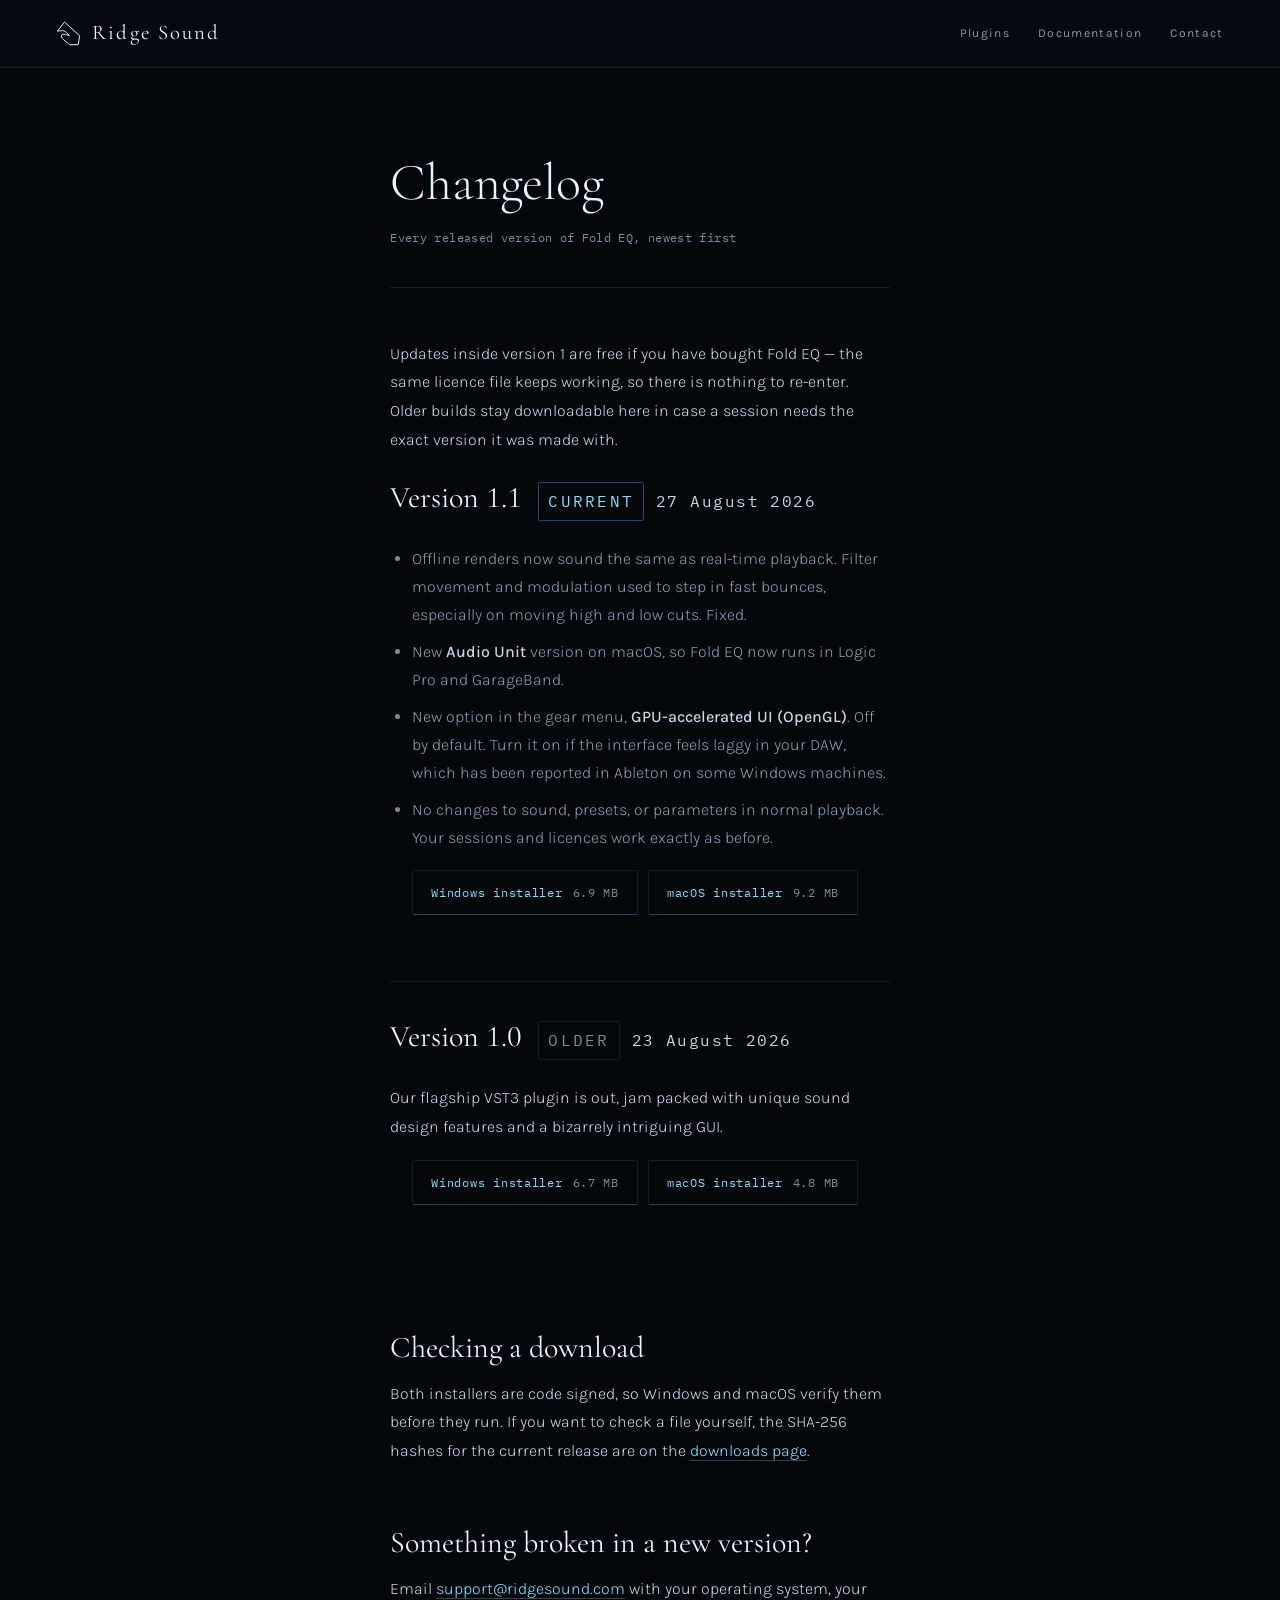
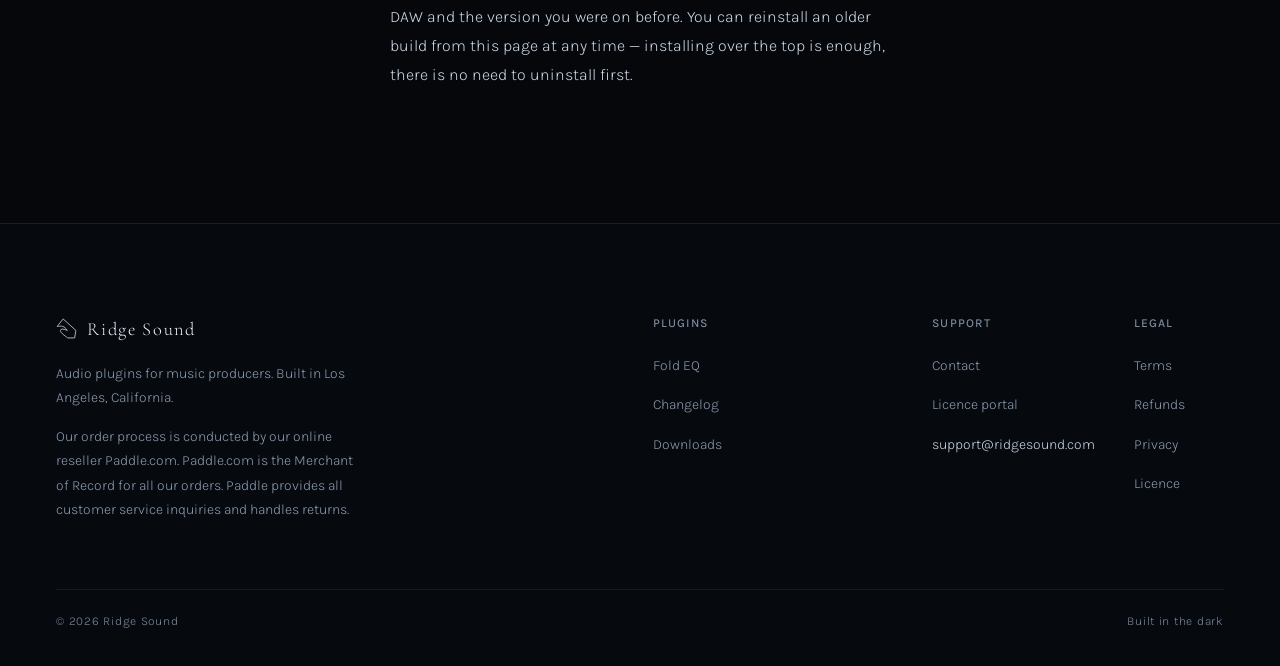
<file: changelog.html>
<!DOCTYPE html>
<html lang="en">
<head>
<meta charset="utf-8" />
<meta name="viewport" content="width=device-width, initial-scale=1, viewport-fit=cover" />
<title>Fold EQ Changelog &middot; Every Version &middot; Ridge Sound</title>
<meta name="description" content="Every released version of Fold EQ, what changed in each, and downloads for older builds." />
<link rel="canonical" href="https://ridgesound.com/changelog.html" />
<meta name="theme-color" content="#05070b" />
<link rel="preload" href="assets/fonts/cormorant.woff2" as="font" type="font/woff2" crossorigin />
<link rel="preload" href="assets/fonts/karla.woff2" as="font" type="font/woff2" crossorigin />
<link rel="stylesheet" href="assets/site.css" />
<link rel="icon" href="/favicon.ico" sizes="any">
<link rel="icon" href="/favicon.svg" type="image/svg+xml">
<link rel="apple-touch-icon" href="/apple-touch-icon.png">
<style>
.rel{padding:clamp(26px,3.6vw,38px) 0;border-top:1px solid var(--line)}
.rel:first-of-type{border-top:0;padding-top:8px}
.rel-head{display:flex;align-items:baseline;gap:16px;flex-wrap:wrap;margin-bottom:6px}
.rel-head h2{margin:0;font-variant-numeric:lining-nums tabular-nums;font-feature-settings:'lnum' 1,'tnum' 1}
.rel-meta{display:flex;align-items:center;gap:12px;margin:0;
  font-family:var(--mono);font-size:var(--t-label);letter-spacing:.09em;color:var(--txt-faint)}
.rel-tag{padding:4px 9px;border:1px solid var(--line-hot);border-radius:2px;
  color:var(--ice);text-transform:uppercase;letter-spacing:.14em}
.rel-tag--old{border-color:var(--line);color:var(--txt-faint)}
.rel-notes{margin:14px 0 0;padding-left:20px}
.rel-notes li{margin-bottom:9px;line-height:1.75;color:var(--txt-dim)}
.rel-notes li:last-child{margin-bottom:0}
.rel-notes strong{color:var(--txt)}
.rel-dl{list-style:none;margin:20px 0 0;padding:0;display:flex;gap:10px;flex-wrap:wrap}
.rel-dl a{display:inline-flex;align-items:center;gap:10px;
  padding:11px 18px;border:1px solid var(--line);border-radius:2px;
  font-family:var(--mono);font-size:var(--t-label);letter-spacing:.06em;color:var(--txt)}
.rel-dl a:hover{border-color:var(--line-mid);background:rgba(19,26,36,.55);color:var(--txt-hi)}
.rel-dl .sz{color:var(--txt-faint)}
</style>

<!-- Meta Pixel -->
<script>
!function(f,b,e,v,n,t,s)
{if(f.fbq)return;n=f.fbq=function(){n.callMethod?
n.callMethod.apply(n,arguments):n.queue.push(arguments)};
if(!f._fbq)f._fbq=n;n.push=n;n.loaded=!0;n.version='2.0';
n.queue=[];t=b.createElement(e);t.async=!0;
t.src=v;s=b.getElementsByTagName(e)[0];
s.parentNode.insertBefore(t,s)}(window, document,'script',
'https://connect.facebook.net/en_US/fbevents.js');
fbq('init', '2090686235657149');
fbq('track', 'PageView');
</script>
<noscript><img height="1" width="1" style="display:none" alt=""
src="https://www.facebook.com/tr?id=2090686235657149&amp;ev=PageView&amp;noscript=1" /></noscript>
<!-- End Meta Pixel -->

<!-- FirstPromoter -->
<script>(function(w){w.fpr=w.fpr||function(){w.fpr.q = w.fpr.q||[];w.fpr.q[arguments[0]=='set'?'unshift':'push'](arguments);};})(window);
fpr("init", {cid:"9q4dptf9"});
fpr("click");
</script>
<script src="https://cdn.firstpromoter.com/fpr.js" async></script>
<!-- End FirstPromoter -->
</head>
<body>

<a class="skip" href="#doc">Skip to content</a>

<header class="nav nav--sticky">
  <a class="brand" href="./" aria-label="Ridge Sound home">
    <svg class="mark" viewBox="-9 -9 282 282" aria-hidden="true"><path d="M50.2123 158.173C58.7762 117.306 143.212 158.173 143.212 158.173C143.212 158.173 119.698 119.165 87.2123 105.529C61.0053 94.5293 6.21234 105.529 6.21234 105.529L87.2123 3.64041L258.212 158.173L241.212 258.529H150.212C150.212 258.529 43.2803 191.253 50.2123 158.173Z" fill="none" stroke="currentColor" stroke-width="11" stroke-linejoin="round"/></svg>
    <span class="brand-text">Ridge Sound</span>
  </a>
  <button class="menu-btn" id="menuBtn" aria-expanded="false" aria-controls="navlinks" aria-label="Menu">
    <svg class="open" viewBox="0 0 24 24" fill="none" stroke="currentColor" stroke-width="1.7" aria-hidden="true"><path d="M3 6h18M3 12h18M3 18h18"/></svg>
    <svg class="close" viewBox="0 0 24 24" fill="none" stroke="currentColor" stroke-width="1.7" aria-hidden="true"><path d="M5 5l14 14M19 5L5 19"/></svg>
  </button>
  <nav class="links" id="navlinks" aria-label="Primary">
    <a href="./#plugins">Plugins</a>
    <a href="./#docs">Documentation</a>
    <a href="contact.html">Contact</a>
  </nav>
</header>

<main class="doc" id="doc">
  <h1>Changelog</h1>
  <p class="updated">Every released version of Fold EQ, newest first</p>

  <p>Updates inside version 1 are free if you have bought Fold EQ &mdash; the same licence
  file keeps working, so there is nothing to re-enter. Older builds stay downloadable here
  in case a session needs the exact version it was made with.</p>

  <article class="rel">
    <div class="rel-head">
      <h2>Version 1.1</h2>
      <p class="rel-meta"><span class="rel-tag">Current</span>
      <time datetime="2026-08-27">27 August 2026</time></p>
    </div>
    <ul class="rel-notes">
      <li>Offline renders now sound the same as real-time playback. Filter movement and modulation
      used to step in fast bounces, especially on moving high and low cuts. Fixed.</li>
      <li>New <strong>Audio Unit</strong> version on macOS, so Fold EQ now runs in Logic Pro and
      GarageBand.</li>
      <li>New option in the gear menu, <strong>GPU-accelerated UI (OpenGL)</strong>. Off by default.
      Turn it on if the interface feels laggy in your DAW, which has been reported in Ableton on
      some Windows machines.</li>
      <li>No changes to sound, presets, or parameters in normal playback. Your sessions and licences
      work exactly as before.</li>
    </ul>
    <ul class="rel-dl">
      <li><a href="downloads/FoldEQ-Setup-v1.1-Windows.exe" download>Windows installer <span class="sz">6.9 MB</span></a></li>
      <li><a href="downloads/FoldEQ-v1.1-macOS.pkg" download>macOS installer <span class="sz">9.2 MB</span></a></li>
    </ul>
  </article>

  <article class="rel">
    <div class="rel-head">
      <h2>Version 1.0</h2>
      <p class="rel-meta"><span class="rel-tag rel-tag--old">Older</span>
      <time datetime="2026-08-23">23 August 2026</time></p>
    </div>
    <p>Our flagship VST3 plugin is out, jam packed with unique sound design features and a
    bizarrely intriguing GUI.</p>
    <ul class="rel-dl">
      <li><a href="downloads/FoldEQ-Setup-v1.0-Windows.exe" download>Windows installer <span class="sz">6.7 MB</span></a></li>
      <li><a href="downloads/FoldEQ-v1.0-macOS.pkg" download>macOS installer <span class="sz">4.8 MB</span></a></li>
    </ul>
  </article>

  <h2>Checking a download</h2>
  <p>Both installers are code signed, so Windows and macOS verify them before they run. If you
  want to check a file yourself, the SHA-256 hashes for the current release are on the
  <a href="downloads.html">downloads page</a>.</p>

  <h2>Something broken in a new version?</h2>
  <p>Email <a href="mailto:support@ridgesound.com">support@ridgesound.com</a> with your operating
  system, your DAW and the version you were on before. You can reinstall an older build from this
  page at any time &mdash; installing over the top is enough, there is no need to uninstall first.</p>
</main>

<footer class="foot">
  <div class="foot-in">
    <div>
      <div class="foot-brand"><svg class="mark" viewBox="-9 -9 282 282" aria-hidden="true"><path d="M50.2123 158.173C58.7762 117.306 143.212 158.173 143.212 158.173C143.212 158.173 119.698 119.165 87.2123 105.529C61.0053 94.5293 6.21234 105.529 6.21234 105.529L87.2123 3.64041L258.212 158.173L241.212 258.529H150.212C150.212 258.529 43.2803 191.253 50.2123 158.173Z" fill="none" stroke="currentColor" stroke-width="11" stroke-linejoin="round"/></svg><span>Ridge Sound</span></div>
      <p>Audio plugins for music producers. Built in Los Angeles, California.</p>
      <p class="mor">Our order process is conducted by our online reseller Paddle.com. Paddle.com is the Merchant of Record for all our orders. Paddle provides all customer service inquiries and handles returns.</p>
    </div>
    <div>
      <h2>Plugins</h2>
      <ul>
        <li><a href="./#plugins">Fold EQ</a></li>
        <li><a href="changelog.html">Changelog</a></li>
        <li><a href="downloads.html">Downloads</a></li>
      </ul>
    </div>
    <div class="foot-cols">
      <div>
        <h2>Support</h2>
        <ul>
          <li><a href="contact.html">Contact</a></li>
          <li><a href="https://license.ridgesound.com">Licence portal</a></li>
          <li><a class="lnk" href="mailto:support@ridgesound.com">support@ridgesound.com</a></li>
        </ul>
      </div>
      <div>
        <h2>Legal</h2>
        <ul>
          <li><a href="terms.html">Terms</a></li>
          <li><a href="refunds.html">Refunds</a></li>
          <li><a href="privacy.html">Privacy</a></li>
          <li><a href="eula.html">Licence</a></li>
        </ul>
      </div>
    </div>
  </div>
  <div class="foot-bot">
    <span>&copy; 2026 Ridge Sound</span>
    <span>Built in the dark</span>
  </div>
</footer>

<script>
(function(){
  var nav=document.querySelector('.nav'), btn=document.getElementById('menuBtn');
  if(!nav||!btn) return;
  btn.addEventListener('click',function(e){
    e.stopPropagation();
    var open=nav.classList.toggle('menu-open');
    btn.setAttribute('aria-expanded', open?'true':'false');
  });
  document.addEventListener('click',function(){
    nav.classList.remove('menu-open'); btn.setAttribute('aria-expanded','false');
  });
  document.addEventListener('keydown',function(e){
    if(e.key==='Escape'){ nav.classList.remove('menu-open'); btn.setAttribute('aria-expanded','false'); }
  });
})();
</script>

</body>
</html>
</file>
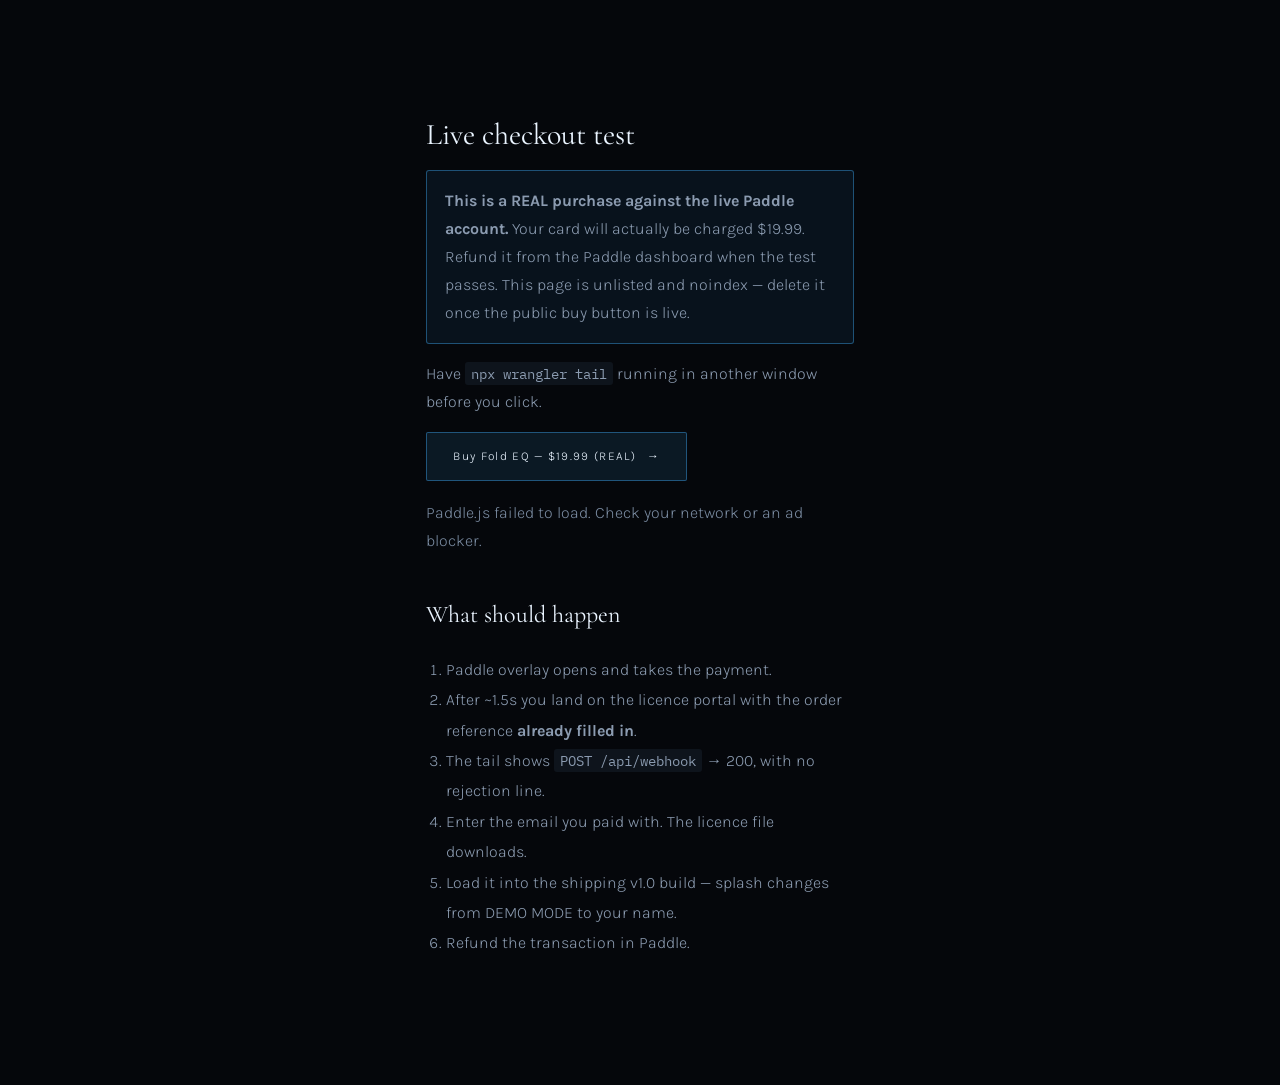
<file: checkout-test.html>
<!DOCTYPE html>
<html lang="en">
<head>
<meta charset="utf-8" />
<meta name="viewport" content="width=device-width, initial-scale=1" />
<meta name="robots" content="noindex,nofollow" />
<title>Live checkout test &middot; Ridge Sound</title>
<link rel="stylesheet" href="assets/site.css" />
<style>
  .t{max-width:min(60ch,100%);margin:0 auto;padding:clamp(56px,9vw,110px) var(--gut);}
  .t h1{margin:0 0 10px;font-family:var(--display);font-size:var(--t-head);font-weight:400;color:var(--txt-hi)}
  .t p{margin:0 0 16px;font-size:var(--t-body);line-height:1.75;color:var(--txt-dim)}
  .t ol{color:var(--txt-dim);font-size:var(--t-body);line-height:1.9;padding-left:20px}
  .warn{border:1px solid var(--line-hot);border-radius:3px;padding:16px 18px;margin:0 0 26px;
        background:rgba(63,169,245,.07);color:var(--txt)}
  .t code{background:var(--bg-2);padding:2px 6px;border-radius:3px;font-family:var(--mono);font-size:.9em}
</style>

<!-- Meta Pixel -->
<script>
!function(f,b,e,v,n,t,s)
{if(f.fbq)return;n=f.fbq=function(){n.callMethod?
n.callMethod.apply(n,arguments):n.queue.push(arguments)};
if(!f._fbq)f._fbq=n;n.push=n;n.loaded=!0;n.version='2.0';
n.queue=[];t=b.createElement(e);t.async=!0;
t.src=v;s=b.getElementsByTagName(e)[0];
s.parentNode.insertBefore(t,s)}(window, document,'script',
'https://connect.facebook.net/en_US/fbevents.js');
fbq('init', '2090686235657149');
fbq('track', 'PageView');
</script>
<noscript><img height="1" width="1" style="display:none" alt=""
src="https://www.facebook.com/tr?id=2090686235657149&amp;ev=PageView&amp;noscript=1" /></noscript>
<!-- End Meta Pixel -->

<!-- FirstPromoter -->
<script>(function(w){w.fpr=w.fpr||function(){w.fpr.q = w.fpr.q||[];w.fpr.q[arguments[0]=='set'?'unshift':'push'](arguments);};})(window);
fpr("init", {cid:"9q4dptf9"});
fpr("click");
</script>
<script src="https://cdn.firstpromoter.com/fpr.js" async></script>
<!-- End FirstPromoter -->
</head>
<body>
<main class="t">
  <h1>Live checkout test</h1>

  <p class="warn"><b>This is a REAL purchase against the live Paddle account.</b>
  Your card will actually be charged $19.99. Refund it from the Paddle dashboard
  when the test passes. This page is unlisted and noindex &mdash; delete it once
  the public buy button is live.</p>

  <p>Have <code>npx wrangler tail</code> running in another window before you click.</p>

  <button class="btn" id="buy">Buy Fold EQ &mdash; $19.99 (REAL) <span class="arw">&rarr;</span></button>

  <p id="state" style="margin-top:18px;color:var(--txt-faint)">Loading Paddle&hellip;</p>

  <h2 style="font-family:var(--display);font-weight:400;color:var(--txt-hi);margin-top:40px">What should happen</h2>
  <ol>
    <li>Paddle overlay opens and takes the payment.</li>
    <li>After ~1.5s you land on the licence portal with the order reference <b>already filled in</b>.</li>
    <li>The tail shows <code>POST /api/webhook</code> &rarr; 200, with no rejection line.</li>
    <li>Enter the email you paid with. The licence file downloads.</li>
    <li>Load it into the shipping v1.0 build &mdash; splash changes from DEMO MODE to your name.</li>
    <li>Refund the transaction in Paddle.</li>
  </ol>
</main>

<script src="https://cdn.paddle.com/paddle/v2/paddle.js"></script>
<script>
(function () {
  // Live values. No Paddle.Environment.set() — production is the default.
  var TOKEN  = 'live_6641858eb3bf5c1c3c13ba4338d';
  var PRICE  = 'pri_01m0rje9xbk3qmch7pg6atzg22';
  var PORTAL = 'https://license.ridgesound.com/';

  var state = document.getElementById('state');

  if (typeof Paddle === 'undefined') {
    state.textContent = 'Paddle.js failed to load. Check your network or an ad blocker.';
    return;
  }

  Paddle.Initialize({
    token: TOKEN,
    eventCallback: function (ev) {
      if (!ev || !ev.name) return;
      state.textContent = 'Paddle event: ' + ev.name;
      console.log('[checkout-test]', ev.name, ev.data);

      if (ev.name === 'checkout.completed') {
        var txn = ev.data && ev.data.transaction_id;
        var url = new URL(PORTAL);
        if (txn) url.searchParams.set('_ptxn', txn);
        state.textContent = 'Paid. Redirecting to ' + url.toString();
        setTimeout(function () { window.location.href = url.toString(); }, 1500);
      }
    }
  });

  state.textContent = 'Ready. Clicking Buy will charge a real card.';

  document.getElementById('buy').addEventListener('click', function () {
    Paddle.Checkout.open({
      items: [{ priceId: PRICE, quantity: 1 }],
      settings: { variant: 'one-page', theme: 'dark' }
    });
  });
})();
</script>
</body>
</html>
</file>
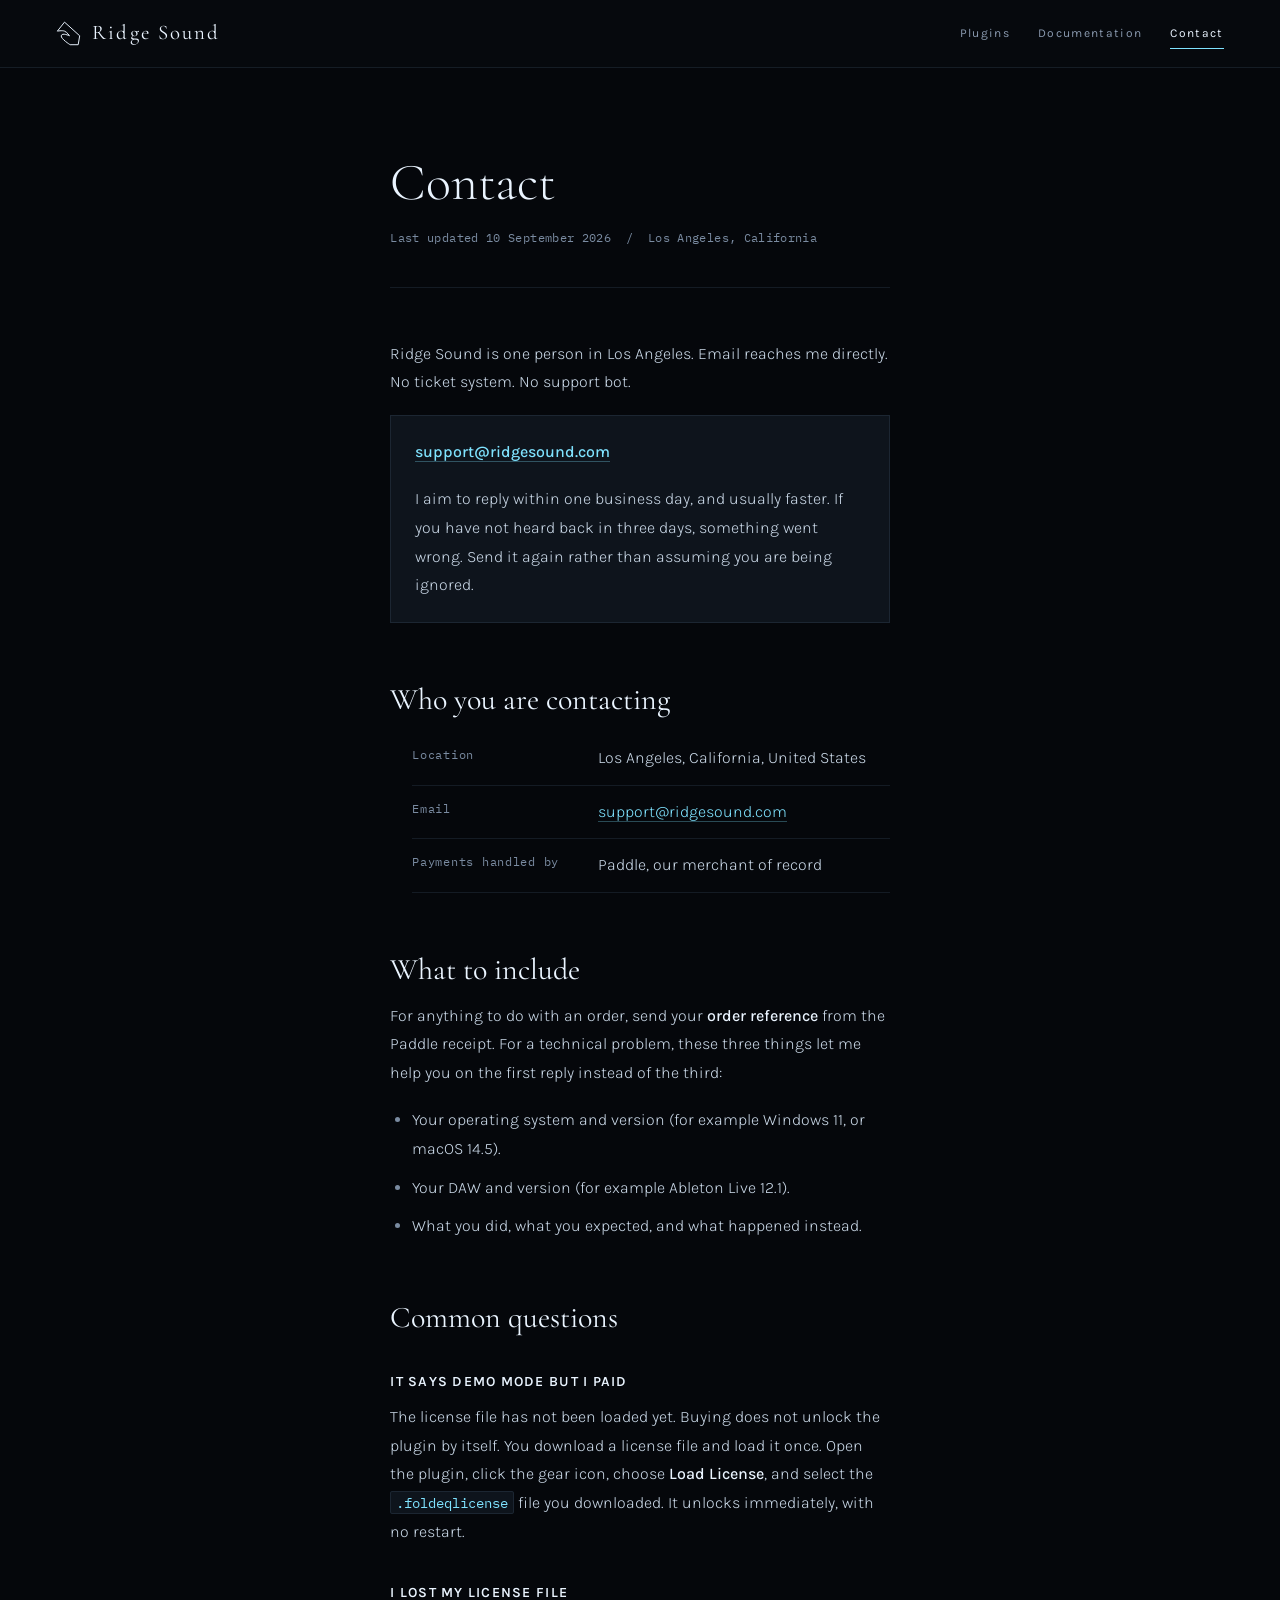
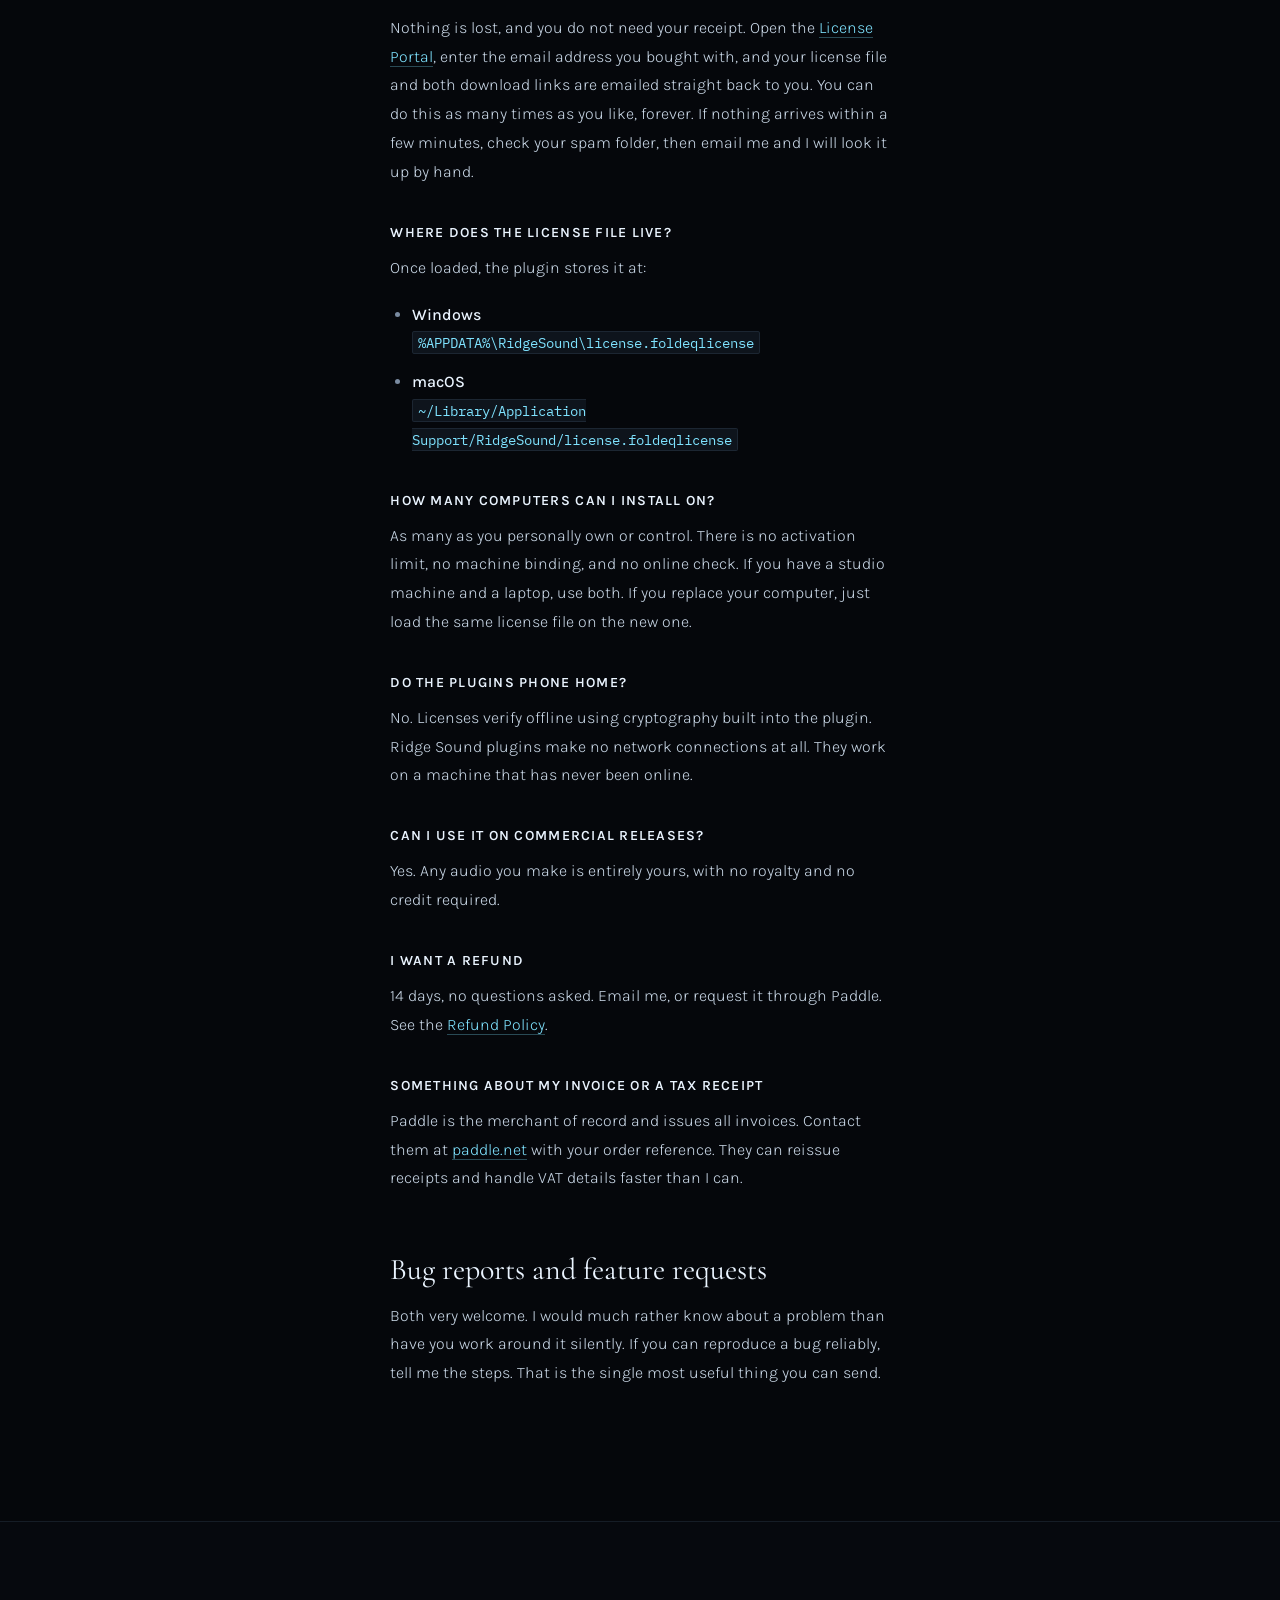
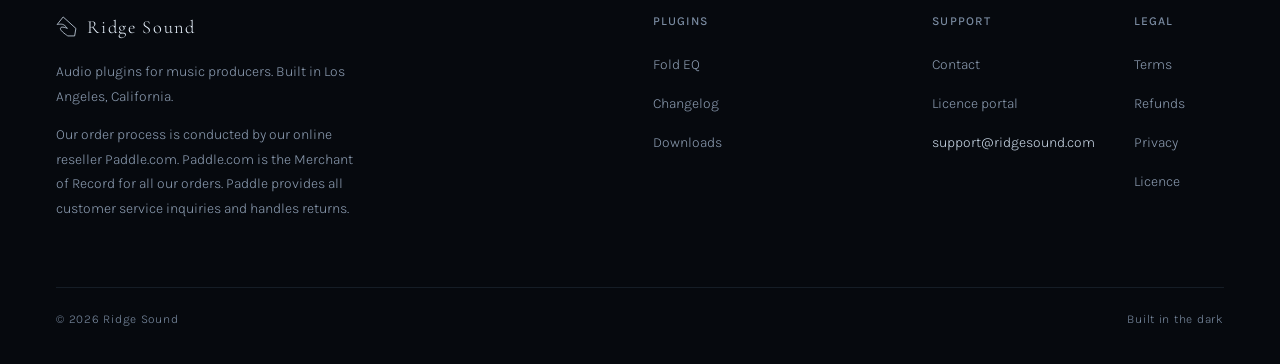
<file: contact.html>
<!DOCTYPE html>
<html lang="en">
<head>
<meta charset="utf-8" />
<meta name="viewport" content="width=device-width, initial-scale=1, viewport-fit=cover" />
<title>Contact &middot; Ridge Sound</title>
<meta name="description" content="Get in touch with Ridge Sound. Support, refunds, bug reports." />
<meta name="theme-color" content="#05070b" />
<link rel="preload" href="assets/fonts/cormorant.woff2" as="font" type="font/woff2" crossorigin />
<link rel="preload" href="assets/fonts/karla.woff2" as="font" type="font/woff2" crossorigin />
<link rel="stylesheet" href="assets/site.css" />
<link rel="icon" href="/favicon.ico" sizes="any">
<link rel="icon" href="/favicon.svg" type="image/svg+xml">
<link rel="apple-touch-icon" href="/apple-touch-icon.png">

<!-- Meta Pixel -->
<script>
!function(f,b,e,v,n,t,s)
{if(f.fbq)return;n=f.fbq=function(){n.callMethod?
n.callMethod.apply(n,arguments):n.queue.push(arguments)};
if(!f._fbq)f._fbq=n;n.push=n;n.loaded=!0;n.version='2.0';
n.queue=[];t=b.createElement(e);t.async=!0;
t.src=v;s=b.getElementsByTagName(e)[0];
s.parentNode.insertBefore(t,s)}(window, document,'script',
'https://connect.facebook.net/en_US/fbevents.js');
fbq('init', '2090686235657149');
fbq('track', 'PageView');
</script>
<noscript><img height="1" width="1" style="display:none" alt=""
src="https://www.facebook.com/tr?id=2090686235657149&amp;ev=PageView&amp;noscript=1" /></noscript>
<!-- End Meta Pixel -->

<!-- FirstPromoter -->
<script>(function(w){w.fpr=w.fpr||function(){w.fpr.q = w.fpr.q||[];w.fpr.q[arguments[0]=='set'?'unshift':'push'](arguments);};})(window);
fpr("init", {cid:"9q4dptf9"});
fpr("click");
</script>
<script src="https://cdn.firstpromoter.com/fpr.js" async></script>
<!-- End FirstPromoter -->
</head>
<body>

<a class="skip" href="#doc">Skip to content</a>

<header class="nav nav--sticky">
  <a class="brand" href="./" aria-label="Ridge Sound home">
    <svg class="mark" viewBox="-9 -9 282 282" aria-hidden="true"><path d="M50.2123 158.173C58.7762 117.306 143.212 158.173 143.212 158.173C143.212 158.173 119.698 119.165 87.2123 105.529C61.0053 94.5293 6.21234 105.529 6.21234 105.529L87.2123 3.64041L258.212 158.173L241.212 258.529H150.212C150.212 258.529 43.2803 191.253 50.2123 158.173Z" fill="none" stroke="currentColor" stroke-width="11" stroke-linejoin="round"/></svg>
    <span class="brand-text">Ridge Sound</span>
  </a>
  <button class="menu-btn" id="menuBtn" aria-expanded="false" aria-controls="navlinks" aria-label="Menu">
    <svg class="open" viewBox="0 0 24 24" fill="none" stroke="currentColor" stroke-width="1.7" aria-hidden="true"><path d="M3 6h18M3 12h18M3 18h18"/></svg>
    <svg class="close" viewBox="0 0 24 24" fill="none" stroke="currentColor" stroke-width="1.7" aria-hidden="true"><path d="M5 5l14 14M19 5L5 19"/></svg>
  </button>
  <nav class="links" id="navlinks" aria-label="Primary">
    <a href="./#plugins">Plugins</a>
    <a href="./#docs">Documentation</a>
    <a href="contact.html" aria-current="page">Contact</a>
  </nav>
</header>

<main class="doc" id="doc">
  <h1>Contact</h1>
  <p class="updated">Last updated 10 September 2026 &nbsp;/&nbsp; Los Angeles, California</p>

  <p>Ridge Sound is one person in Los Angeles. Email reaches me directly. No ticket system.
  No support bot.</p>

  <div class="callout">
    <p><strong><a href="mailto:support@ridgesound.com">support@ridgesound.com</a></strong></p>
    <p>I aim to reply within one business day, and usually faster. If you have not heard back in
    three days, something went wrong. Send it again rather than assuming you are being ignored.</p>
  </div>

  <h2>Who you are contacting</h2>
  <ul class="kv">
    <li><b>Location</b><span>Los Angeles, California, United States</span></li>
    <li><b>Email</b><span><a href="mailto:support@ridgesound.com">support@ridgesound.com</a></span></li>
    <li><b>Payments handled by</b><span>Paddle, our merchant of record</span></li>
  </ul>

  <h2>What to include</h2>
  <p>For anything to do with an order, send your <strong>order reference</strong> from the Paddle
  receipt. For a technical problem, these three things let me help you on the first reply instead
  of the third:</p>
  <ul>
    <li>Your operating system and version (for example Windows 11, or macOS 14.5).</li>
    <li>Your DAW and version (for example Ableton Live 12.1).</li>
    <li>What you did, what you expected, and what happened instead.</li>
  </ul>

  <h2>Common questions</h2>

  <h3>It says DEMO MODE but I paid</h3>
  <p>The license file has not been loaded yet. Buying does not unlock the plugin by itself.
  You download a license file and load it once. Open the plugin, click the gear icon, choose
  <strong>Load License</strong>, and select the <code>.foldeqlicense</code> file you downloaded.
  It unlocks immediately, with no restart.</p>

  <h3>I lost my license file</h3>
  <p>Nothing is lost, and you do not need your receipt. Open the
  <a href="./#portal">License Portal</a>, enter the email address you bought with, and your license
  file and both download links are emailed straight back to you. You can do this as many times as
  you like, forever. If nothing arrives within a few minutes, check your spam folder, then email me
  and I will look it up by hand.</p>

  <h3>Where does the license file live?</h3>
  <p>Once loaded, the plugin stores it at:</p>
  <ul>
    <li><strong>Windows</strong><br><code>%APPDATA%\RidgeSound\license.foldeqlicense</code></li>
    <li><strong>macOS</strong><br><code>~/Library/Application Support/RidgeSound/license.foldeqlicense</code></li>
  </ul>

  <h3>How many computers can I install on?</h3>
  <p>As many as you personally own or control. There is no activation limit, no machine binding, and
  no online check. If you have a studio machine and a laptop, use both. If you replace your computer,
  just load the same license file on the new one.</p>

  <h3>Do the plugins phone home?</h3>
  <p>No. Licenses verify offline using cryptography built into the plugin. Ridge Sound plugins make
  no network connections at all. They work on a machine that has never been online.</p>

  <h3>Can I use it on commercial releases?</h3>
  <p>Yes. Any audio you make is entirely yours, with no royalty and no credit required.</p>

  <h3>I want a refund</h3>
  <p>14 days, no questions asked. Email me, or request it through Paddle. See the
  <a href="refunds.html">Refund Policy</a>.</p>

  <h3>Something about my invoice or a tax receipt</h3>
  <p>Paddle is the merchant of record and issues all invoices. Contact them at
  <a href="https://paddle.net" rel="noopener">paddle.net</a> with your order reference. They
  can reissue receipts and handle VAT details faster than I can.</p>

  <h2>Bug reports and feature requests</h2>
  <p>Both very welcome. I would much rather know about a problem than have you work around it
  silently. If you can reproduce a bug reliably, tell me the steps. That is the single most
  useful thing you can send.</p>

</main>

<footer class="foot">
  <div class="foot-in">
    <div>
      <div class="foot-brand"><svg class="mark" viewBox="-9 -9 282 282" aria-hidden="true"><path d="M50.2123 158.173C58.7762 117.306 143.212 158.173 143.212 158.173C143.212 158.173 119.698 119.165 87.2123 105.529C61.0053 94.5293 6.21234 105.529 6.21234 105.529L87.2123 3.64041L258.212 158.173L241.212 258.529H150.212C150.212 258.529 43.2803 191.253 50.2123 158.173Z" fill="none" stroke="currentColor" stroke-width="11" stroke-linejoin="round"/></svg><span>Ridge Sound</span></div>
      <p>Audio plugins for music producers. Built in Los Angeles, California.</p>
      <p class="mor">Our order process is conducted by our online reseller Paddle.com. Paddle.com is the Merchant of Record for all our orders. Paddle provides all customer service inquiries and handles returns.</p>
    </div>
    <div>
      <h2>Plugins</h2>
      <ul>
        <li><a href="./#plugins">Fold EQ</a></li>
        <li><a href="changelog.html">Changelog</a></li>
        <li><a href="downloads.html">Downloads</a></li>
      </ul>
    </div>
    <div class="foot-cols">
      <div>
        <h2>Support</h2>
        <ul>
          <li><a href="contact.html">Contact</a></li>
          <li><a href="https://license.ridgesound.com">Licence portal</a></li>
          <li><a class="lnk" href="mailto:support@ridgesound.com">support@ridgesound.com</a></li>
        </ul>
      </div>
      <div>
        <h2>Legal</h2>
        <ul>
          <li><a href="terms.html">Terms</a></li>
          <li><a href="refunds.html">Refunds</a></li>
          <li><a href="privacy.html">Privacy</a></li>
          <li><a href="eula.html">Licence</a></li>
        </ul>
      </div>
    </div>
  </div>
  <div class="foot-bot">
    <span>&copy; 2026 Ridge Sound</span>
    <span>Built in the dark</span>
  </div>
</footer>

<script>
(function(){
  var nav=document.querySelector('.nav'), btn=document.getElementById('menuBtn');
  if(!nav||!btn) return;
  btn.addEventListener('click',function(e){
    e.stopPropagation();
    var open=nav.classList.toggle('menu-open');
    btn.setAttribute('aria-expanded', open?'true':'false');
  });
  document.addEventListener('click',function(){
    nav.classList.remove('menu-open'); btn.setAttribute('aria-expanded','false');
  });
  document.addEventListener('keydown',function(e){
    if(e.key==='Escape'){ nav.classList.remove('menu-open'); btn.setAttribute('aria-expanded','false'); }
  });
})();
</script>

</body>
</html>
</file>
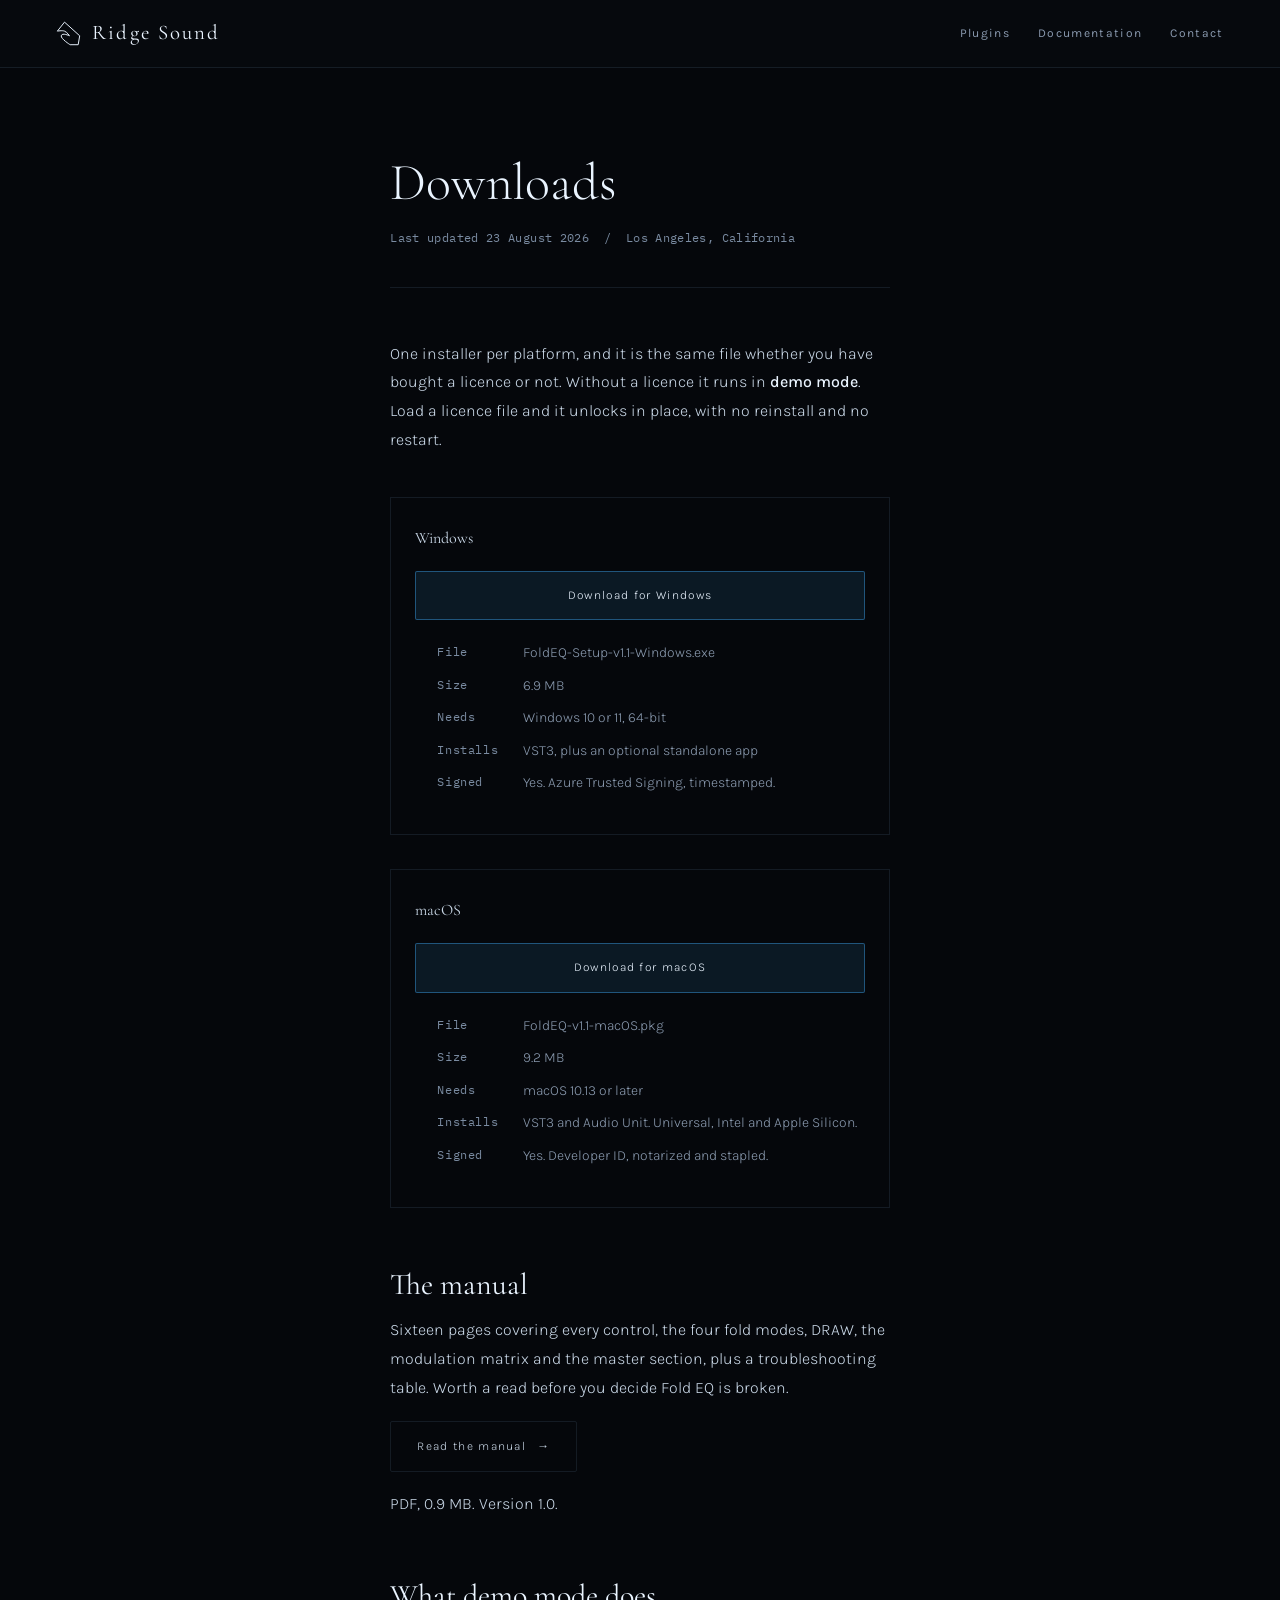
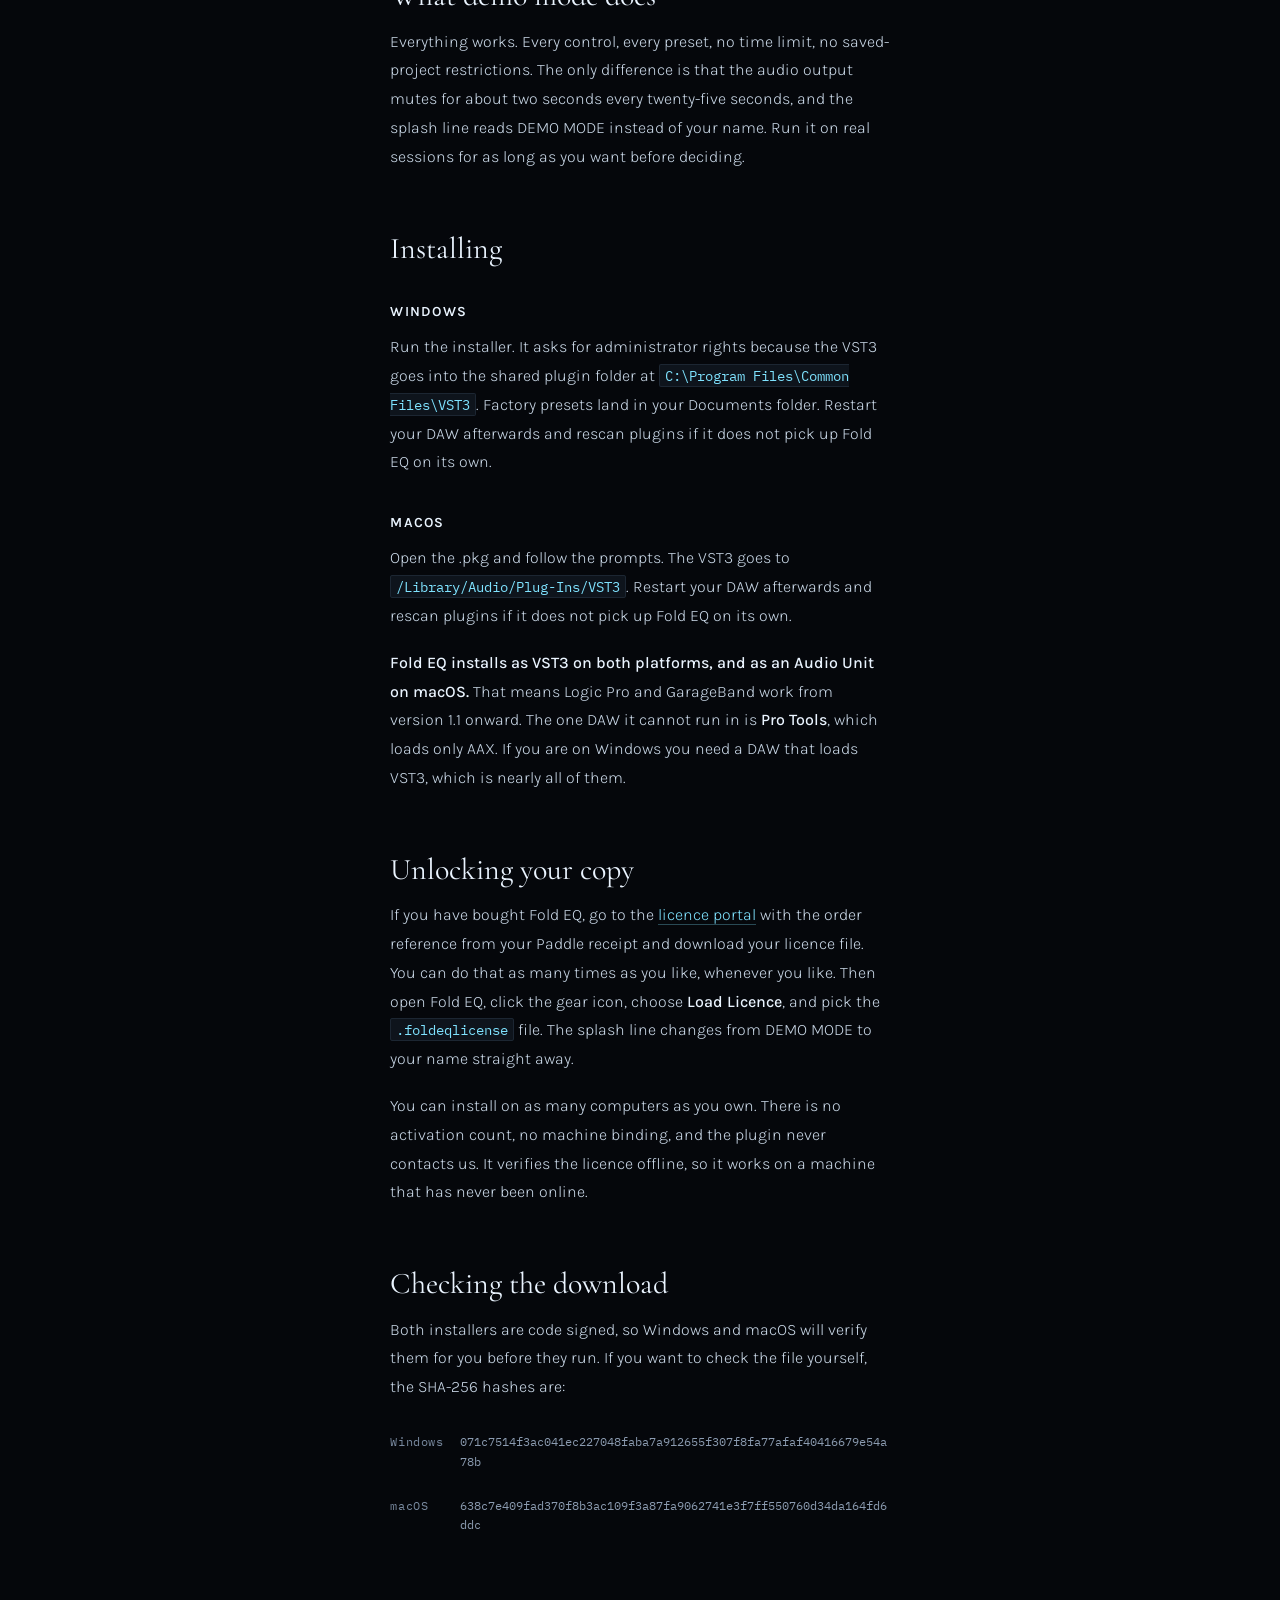
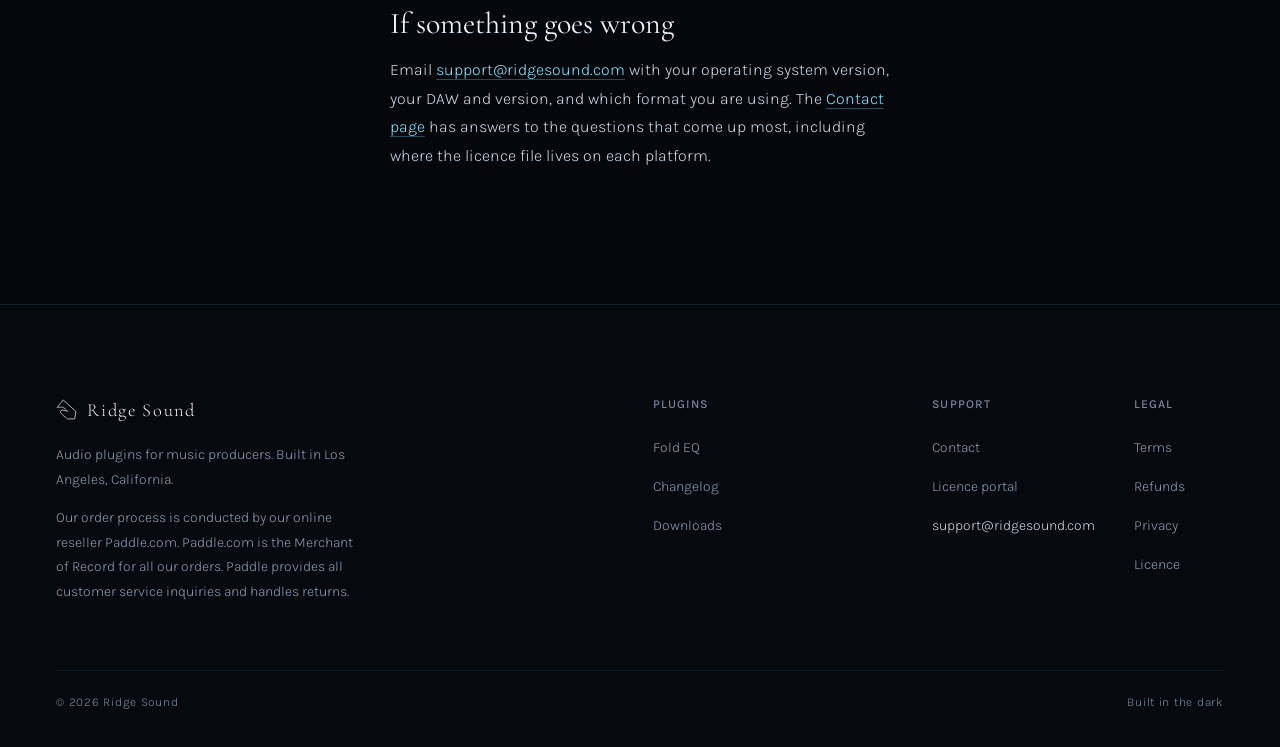
<file: downloads.html>
<!DOCTYPE html>
<html lang="en">
<head>
<meta charset="utf-8" />
<meta name="viewport" content="width=device-width, initial-scale=1, viewport-fit=cover" />
<title>Downloads &middot; Ridge Sound</title>
<meta name="description" content="Download Fold EQ for Windows and macOS. Signed installers, free demo mode." />
<meta name="theme-color" content="#05070b" />
<link rel="preload" href="assets/fonts/cormorant.woff2" as="font" type="font/woff2" crossorigin />
<link rel="preload" href="assets/fonts/karla.woff2" as="font" type="font/woff2" crossorigin />
<link rel="stylesheet" href="assets/site.css" />
<style>
.dl-grid{display:grid;grid-template-columns:repeat(auto-fit,minmax(min(100%,290px),1fr));gap:clamp(20px,3vw,34px);margin:clamp(28px,4vw,42px) 0}
.dl{border:1px solid var(--line);padding:26px 24px 22px}
.dl-os{margin:0 0 18px;font-family:var(--display);font-size:1.3rem;font-weight:400;color:var(--txt-hi)}
.dl-btn{width:100%;justify-content:center;margin-bottom:22px}
.dl-meta{list-style:none;margin:0;padding:0}
.dl-meta li{display:flex;gap:14px;font-size:var(--t-small);line-height:1.6;color:var(--txt-dim);margin-bottom:10px}
.dl-meta li:last-child{margin-bottom:0}
.dl-meta span{flex:0 0 72px;font-family:var(--mono);font-size:var(--t-label);letter-spacing:.05em;color:var(--txt-faint)}
.fine{font-size:var(--t-small);color:var(--txt-dim)}
.sums{width:100%;border-collapse:collapse}
.sums th{text-align:left;padding:12px 16px 12px 0;font-family:var(--mono);font-size:var(--t-label);letter-spacing:.05em;color:var(--txt-faint);font-weight:400;white-space:nowrap;vertical-align:top}
.sums td{padding:12px 0;font-family:var(--mono);font-size:var(--t-label);color:var(--txt-dim);word-break:break-all;font-variant-numeric:tabular-nums}
</style>

<link rel="icon" href="/favicon.ico" sizes="any">
<link rel="icon" href="/favicon.svg" type="image/svg+xml">
<link rel="apple-touch-icon" href="/apple-touch-icon.png">

<!-- Meta Pixel -->
<script>
!function(f,b,e,v,n,t,s)
{if(f.fbq)return;n=f.fbq=function(){n.callMethod?
n.callMethod.apply(n,arguments):n.queue.push(arguments)};
if(!f._fbq)f._fbq=n;n.push=n;n.loaded=!0;n.version='2.0';
n.queue=[];t=b.createElement(e);t.async=!0;
t.src=v;s=b.getElementsByTagName(e)[0];
s.parentNode.insertBefore(t,s)}(window, document,'script',
'https://connect.facebook.net/en_US/fbevents.js');
fbq('init', '2090686235657149');
fbq('track', 'PageView');
</script>
<noscript><img height="1" width="1" style="display:none" alt=""
src="https://www.facebook.com/tr?id=2090686235657149&amp;ev=PageView&amp;noscript=1" /></noscript>
<!-- End Meta Pixel -->

<!-- FirstPromoter -->
<script>(function(w){w.fpr=w.fpr||function(){w.fpr.q = w.fpr.q||[];w.fpr.q[arguments[0]=='set'?'unshift':'push'](arguments);};})(window);
fpr("init", {cid:"9q4dptf9"});
fpr("click");
</script>
<script src="https://cdn.firstpromoter.com/fpr.js" async></script>
<!-- End FirstPromoter -->
</head>
<body>

<a class="skip" href="#doc">Skip to content</a>

<header class="nav nav--sticky">
  <a class="brand" href="./" aria-label="Ridge Sound home">
    <svg class="mark" viewBox="-9 -9 282 282" aria-hidden="true"><path d="M50.2123 158.173C58.7762 117.306 143.212 158.173 143.212 158.173C143.212 158.173 119.698 119.165 87.2123 105.529C61.0053 94.5293 6.21234 105.529 6.21234 105.529L87.2123 3.64041L258.212 158.173L241.212 258.529H150.212C150.212 258.529 43.2803 191.253 50.2123 158.173Z" fill="none" stroke="currentColor" stroke-width="11" stroke-linejoin="round"/></svg>
    <span class="brand-text">Ridge Sound</span>
  </a>
  <button class="menu-btn" id="menuBtn" aria-expanded="false" aria-controls="navlinks" aria-label="Menu">
    <svg class="open" viewBox="0 0 24 24" fill="none" stroke="currentColor" stroke-width="1.7" aria-hidden="true"><path d="M3 6h18M3 12h18M3 18h18"/></svg>
    <svg class="close" viewBox="0 0 24 24" fill="none" stroke="currentColor" stroke-width="1.7" aria-hidden="true"><path d="M5 5l14 14M19 5L5 19"/></svg>
  </button>
  <nav class="links" id="navlinks" aria-label="Primary">
    <a href="./#plugins">Plugins</a>
    <a href="./#docs">Documentation</a>
    <a href="contact.html">Contact</a>
  </nav>
</header>

<main class="doc" id="doc">
  <h1>Downloads</h1>
  <p class="updated">Last updated 23 August 2026 &nbsp;/&nbsp; Los Angeles, California</p>

  <p>One installer per platform, and it is the same file whether you have bought a licence or
  not. Without a licence it runs in <strong>demo mode</strong>. Load a licence file and it
  unlocks in place, with no reinstall and no restart.</p>

  <div class="dl-grid">
    <div class="dl">
      <p class="dl-os">Windows</p>
      <a class="btn dl-btn" href="downloads/FoldEQ-Setup-v1.1-Windows.exe" download>Download for Windows</a>
      <ul class="dl-meta">
        <li><span>File</span> FoldEQ-Setup-v1.1-Windows.exe</li>
        <li><span>Size</span> 6.9 MB</li>
        <li><span>Needs</span> Windows 10 or 11, 64-bit</li>
        <li><span>Installs</span> VST3, plus an optional standalone app</li>
        <li><span>Signed</span> Yes. Azure Trusted Signing, timestamped.</li>
      </ul>
    </div>

    <div class="dl">
      <p class="dl-os">macOS</p>
      <a class="btn dl-btn" href="downloads/FoldEQ-v1.1-macOS.pkg" download>Download for macOS</a>
      <ul class="dl-meta">
        <li><span>File</span> FoldEQ-v1.1-macOS.pkg</li>
        <li><span>Size</span> 9.2 MB</li>
        <li><span>Needs</span> macOS 10.13 or later</li>
        <li><span>Installs</span> VST3 and Audio Unit. Universal, Intel and Apple Silicon.</li>
        <li><span>Signed</span> Yes. Developer ID, notarized and stapled.</li>
      </ul>
    </div>
  </div>

  <h2>The manual</h2>
  <p>Sixteen pages covering every control, the four fold modes, DRAW, the modulation matrix and
  the master section, plus a troubleshooting table. Worth a read before you decide Fold EQ is
  broken.</p>
  <p><a class="btn btn-ghost" href="downloads/FoldEQ-Manual-v1.0.pdf">Read the manual <span class="arw">&rarr;</span></a></p>
  <p class="fine">PDF, 0.9 MB. Version 1.0.</p>

  <h2>What demo mode does</h2>
  <p>Everything works. Every control, every preset, no time limit, no saved-project restrictions.
  The only difference is that the audio output mutes for about two seconds every twenty-five
  seconds, and the splash line reads DEMO MODE instead of your name. Run it on real sessions for
  as long as you want before deciding.</p>

  <h2>Installing</h2>

  <h3>Windows</h3>
  <p>Run the installer. It asks for administrator rights because the VST3 goes into the shared
  plugin folder at <code>C:\Program Files\Common Files\VST3</code>. Factory presets land in your
  Documents folder. Restart your DAW afterwards and rescan plugins if it does not pick up Fold EQ
  on its own.</p>

  <h3>macOS</h3>
  <p>Open the .pkg and follow the prompts. The VST3 goes to
  <code>/Library/Audio/Plug-Ins/VST3</code>. Restart your DAW afterwards and rescan plugins if it
  does not pick up Fold EQ on its own.</p>

  <p><strong>Fold EQ installs as VST3 on both platforms, and as an Audio Unit on macOS.</strong>
  That means Logic Pro and GarageBand work from version 1.1 onward. The one DAW it cannot run in is
  <strong>Pro Tools</strong>, which loads only AAX. If you are on Windows you need a DAW that loads
  VST3, which is nearly all of them.</p>

  <h2>Unlocking your copy</h2>
  <p>If you have bought Fold EQ, go to the
  <a href="https://license.ridgesound.com">licence portal</a> with the order reference from your Paddle receipt and
  download your licence file. You can do that as many times as you like, whenever you like. Then open Fold EQ, click the gear icon, choose
  <strong>Load Licence</strong>, and pick the <code>.foldeqlicense</code> file. The splash line
  changes from DEMO MODE to your name straight away.</p>
  <p>You can install on as many computers as you own. There is no activation count, no machine
  binding, and the plugin never contacts us. It verifies the licence offline, so it works on a
  machine that has never been online.</p>

  <h2>Checking the download</h2>
  <p>Both installers are code signed, so Windows and macOS will verify them for you before they
  run. If you want to check the file yourself, the SHA-256 hashes are:</p>
  <div class="scroll">
    <table class="sums">
      <tbody>
        <tr><th>Windows</th><td>071c7514f3ac041ec227048faba7a912655f307f8fa77afaf40416679e54a78b</td></tr>
        <tr><th>macOS</th><td>638c7e409fad370f8b3ac109f3a87fa9062741e3f7ff550760d34da164fd6ddc</td></tr>
      </tbody>
    </table>
  </div>

  <h2>If something goes wrong</h2>
  <p>Email <a href="mailto:support@ridgesound.com">support@ridgesound.com</a> with your operating system version, your
  DAW and version, and which format you are using. The <a href="contact.html">Contact page</a> has
  answers to the questions that come up most, including where the licence file lives on each
  platform.</p>

</main>

<footer class="foot">
  <div class="foot-in">
    <div>
      <div class="foot-brand"><svg class="mark" viewBox="-9 -9 282 282" aria-hidden="true"><path d="M50.2123 158.173C58.7762 117.306 143.212 158.173 143.212 158.173C143.212 158.173 119.698 119.165 87.2123 105.529C61.0053 94.5293 6.21234 105.529 6.21234 105.529L87.2123 3.64041L258.212 158.173L241.212 258.529H150.212C150.212 258.529 43.2803 191.253 50.2123 158.173Z" fill="none" stroke="currentColor" stroke-width="11" stroke-linejoin="round"/></svg><span>Ridge Sound</span></div>
      <p>Audio plugins for music producers. Built in Los Angeles, California.</p>
      <p class="mor">Our order process is conducted by our online reseller Paddle.com. Paddle.com is the Merchant of Record for all our orders. Paddle provides all customer service inquiries and handles returns.</p>
    </div>
    <div>
      <h2>Plugins</h2>
      <ul>
        <li><a href="./#plugins">Fold EQ</a></li>
        <li><a href="changelog.html">Changelog</a></li>
        <li><a href="downloads.html">Downloads</a></li>
      </ul>
    </div>
    <div class="foot-cols">
      <div>
        <h2>Support</h2>
        <ul>
          <li><a href="contact.html">Contact</a></li>
          <li><a href="https://license.ridgesound.com">Licence portal</a></li>
          <li><a class="lnk" href="mailto:support@ridgesound.com">support@ridgesound.com</a></li>
        </ul>
      </div>
      <div>
        <h2>Legal</h2>
        <ul>
          <li><a href="terms.html">Terms</a></li>
          <li><a href="refunds.html">Refunds</a></li>
          <li><a href="privacy.html">Privacy</a></li>
          <li><a href="eula.html">Licence</a></li>
        </ul>
      </div>
    </div>
  </div>
  <div class="foot-bot">
    <span>&copy; 2026 Ridge Sound</span>
    <span>Built in the dark</span>
  </div>
</footer>

<script>
(function(){
  var nav=document.querySelector('.nav'), btn=document.getElementById('menuBtn');
  if(!nav||!btn) return;
  btn.addEventListener('click',function(e){
    e.stopPropagation();
    var open=nav.classList.toggle('menu-open');
    btn.setAttribute('aria-expanded', open?'true':'false');
  });
  document.addEventListener('click',function(){
    nav.classList.remove('menu-open'); btn.setAttribute('aria-expanded','false');
  });
  document.addEventListener('keydown',function(e){
    if(e.key==='Escape'){ nav.classList.remove('menu-open'); btn.setAttribute('aria-expanded','false'); }
  });
})();
</script>

</body>
</html>
</file>
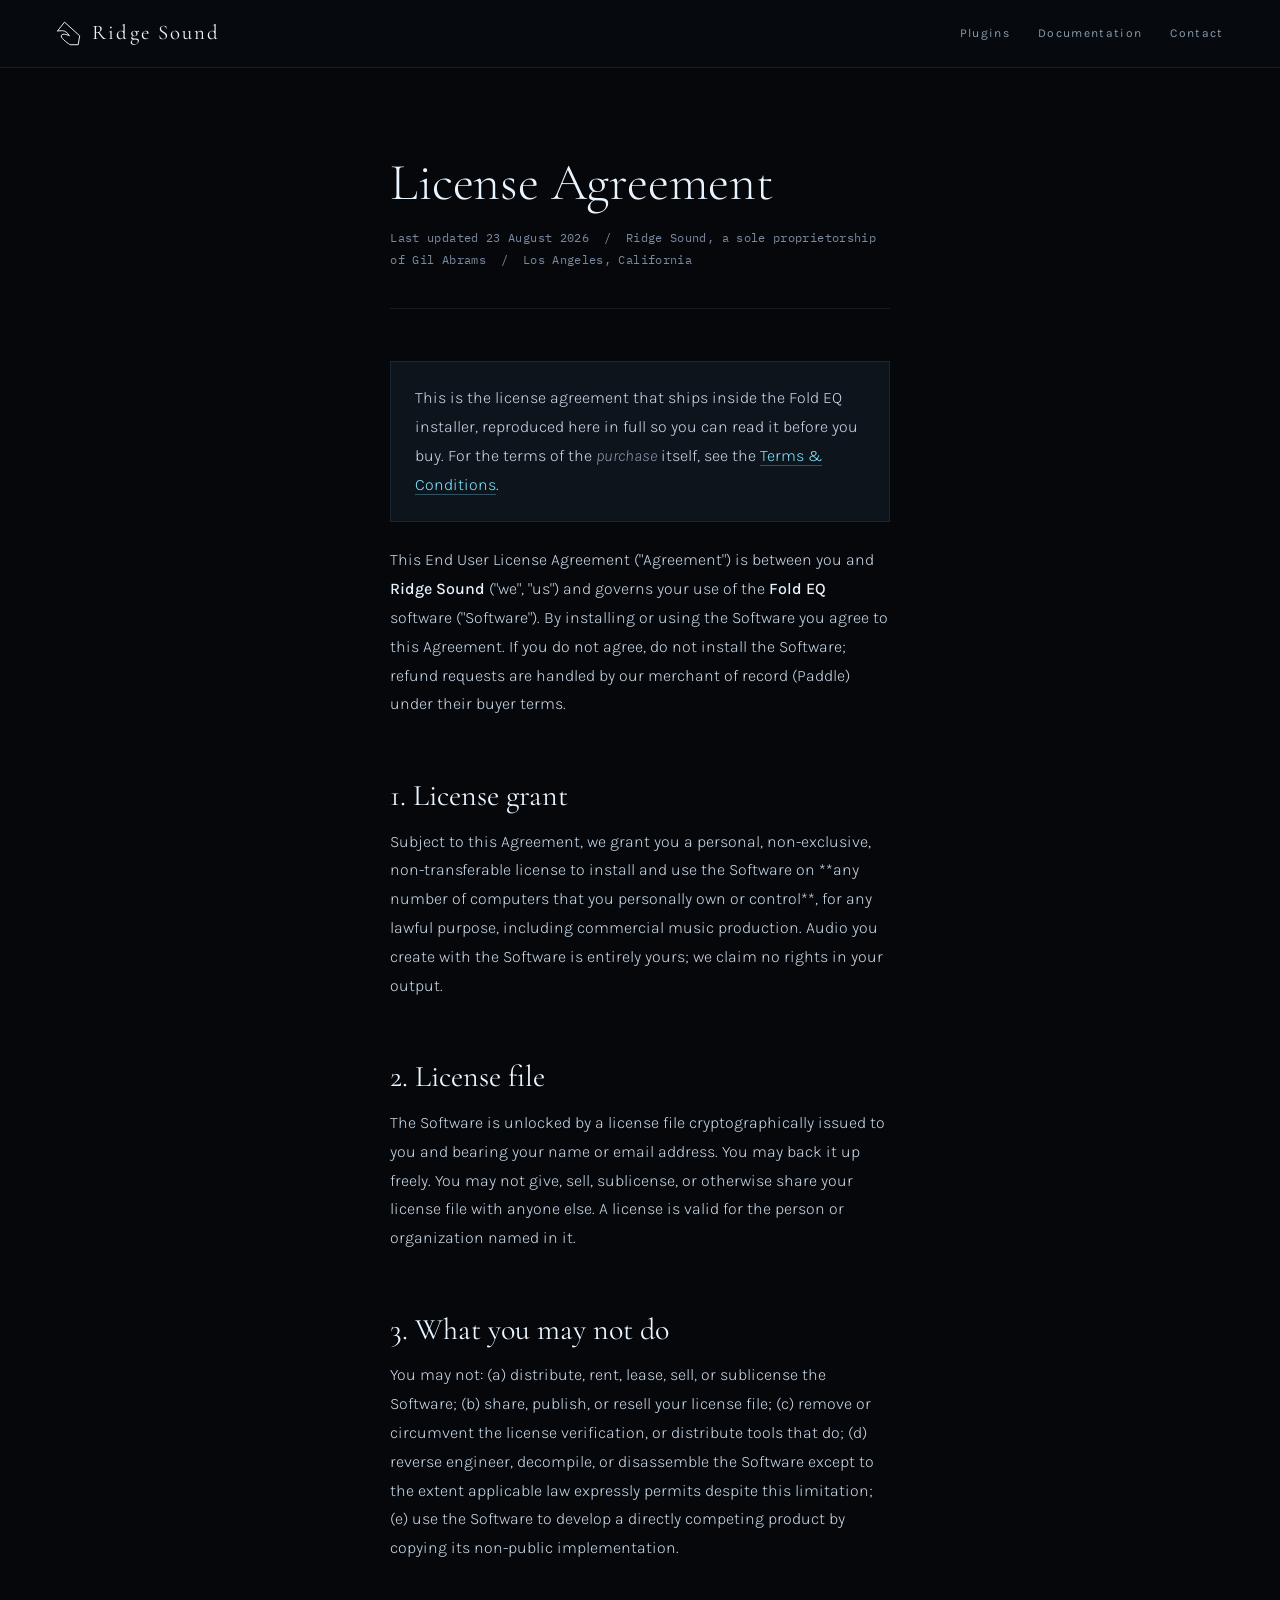
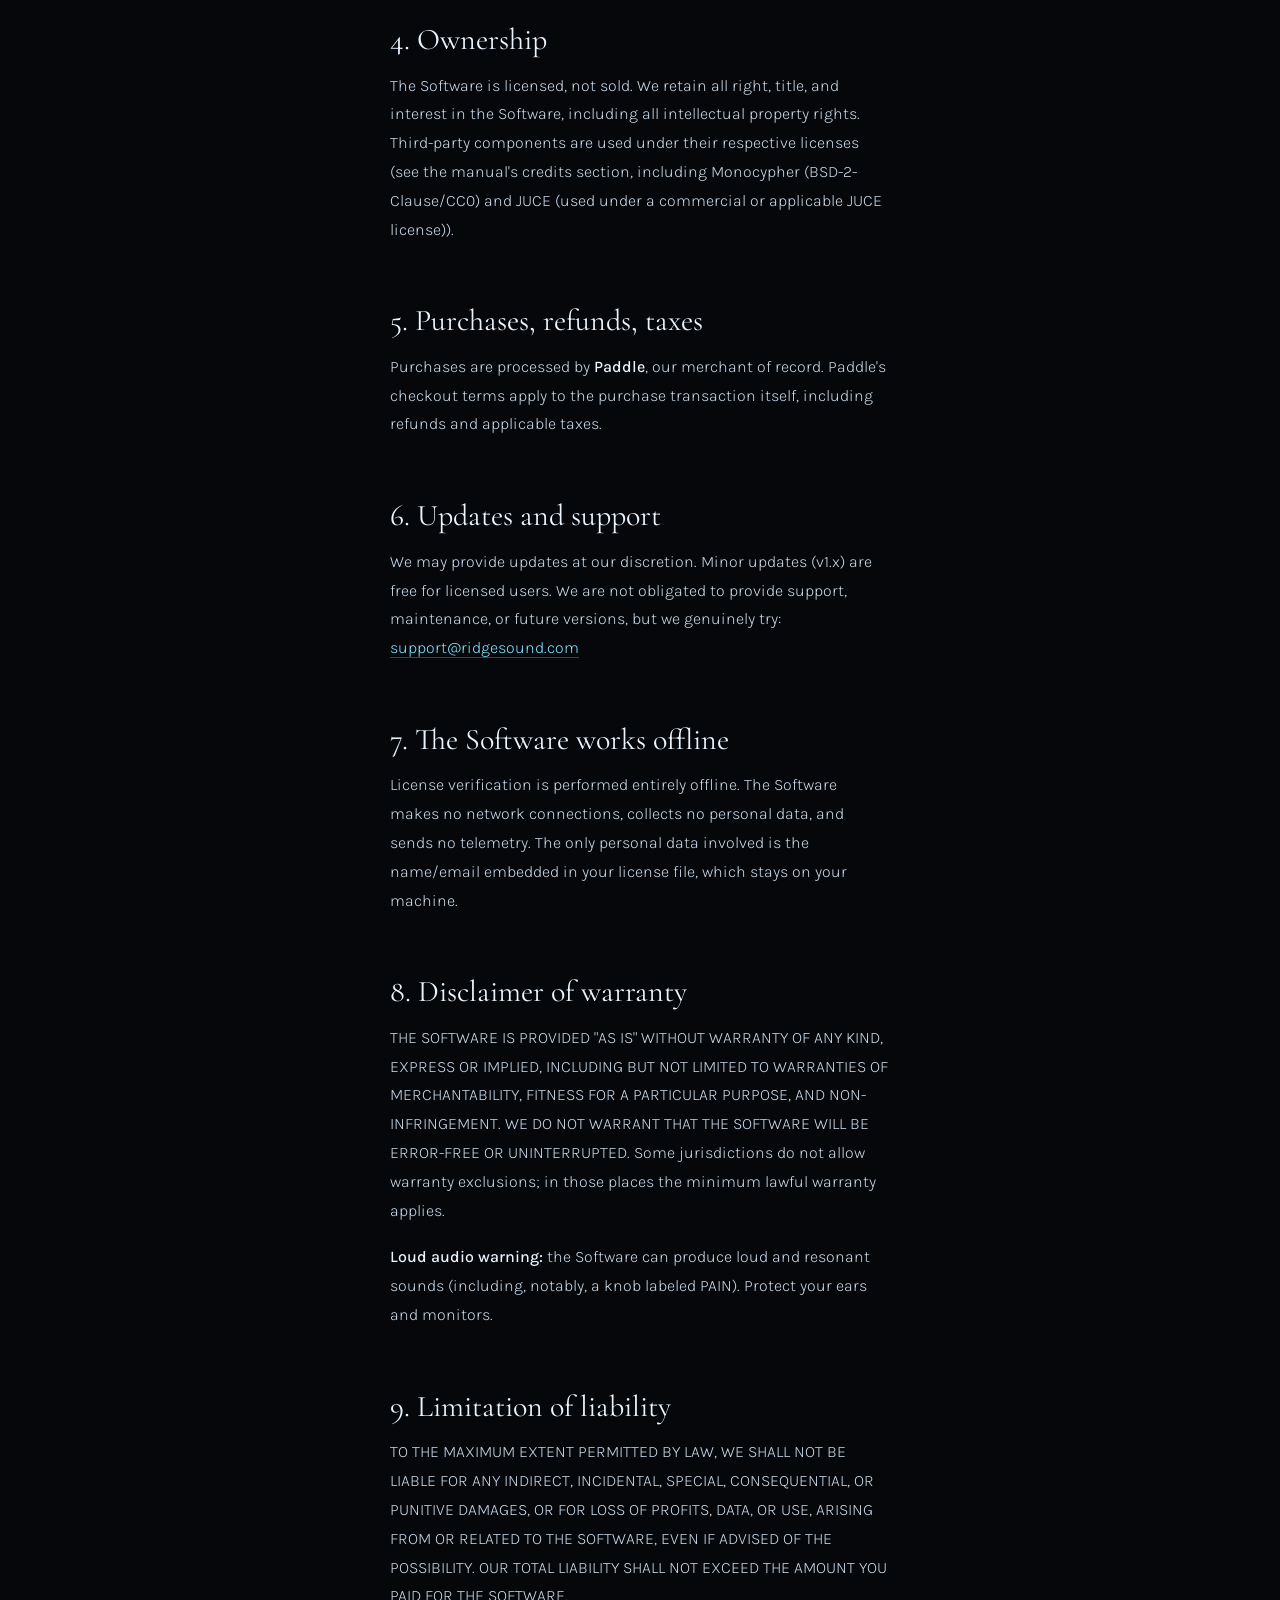
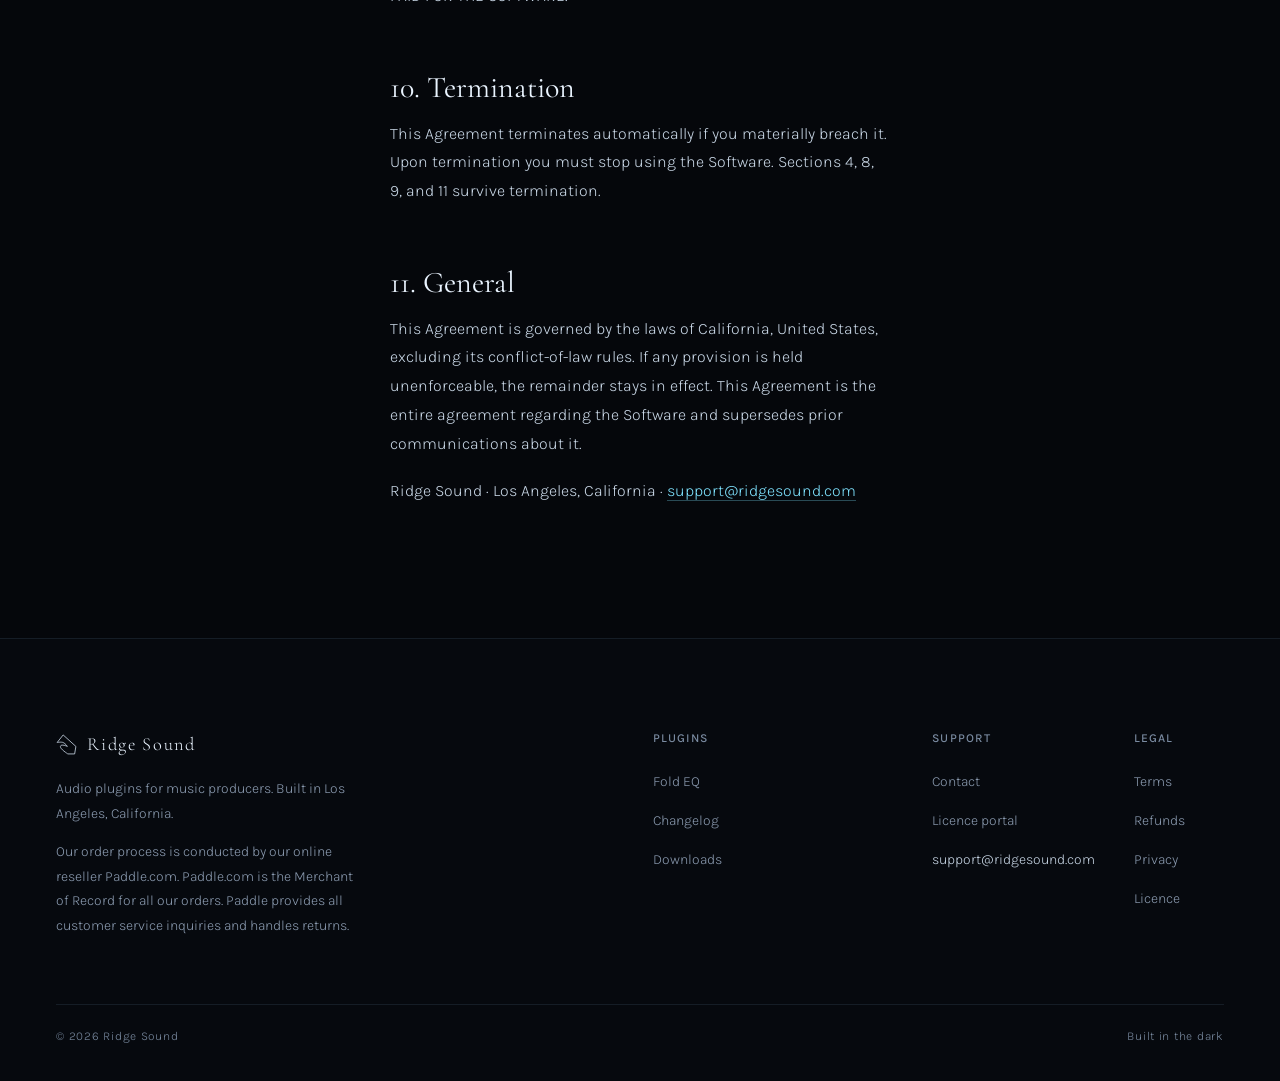
<file: eula.html>
<!DOCTYPE html>
<html lang="en">
<head>
<meta charset="utf-8" />
<meta name="viewport" content="width=device-width, initial-scale=1, viewport-fit=cover" />
<title>License Agreement &middot; Ridge Sound</title>
<meta name="description" content="Fold EQ end user license agreement." />
<meta name="theme-color" content="#05070b" />
<link rel="preload" href="assets/fonts/cormorant.woff2" as="font" type="font/woff2" crossorigin />
<link rel="preload" href="assets/fonts/karla.woff2" as="font" type="font/woff2" crossorigin />
<link rel="stylesheet" href="assets/site.css" />
<link rel="icon" href="/favicon.ico" sizes="any">
<link rel="icon" href="/favicon.svg" type="image/svg+xml">
<link rel="apple-touch-icon" href="/apple-touch-icon.png">

<!-- Meta Pixel -->
<script>
!function(f,b,e,v,n,t,s)
{if(f.fbq)return;n=f.fbq=function(){n.callMethod?
n.callMethod.apply(n,arguments):n.queue.push(arguments)};
if(!f._fbq)f._fbq=n;n.push=n;n.loaded=!0;n.version='2.0';
n.queue=[];t=b.createElement(e);t.async=!0;
t.src=v;s=b.getElementsByTagName(e)[0];
s.parentNode.insertBefore(t,s)}(window, document,'script',
'https://connect.facebook.net/en_US/fbevents.js');
fbq('init', '2090686235657149');
fbq('track', 'PageView');
</script>
<noscript><img height="1" width="1" style="display:none" alt=""
src="https://www.facebook.com/tr?id=2090686235657149&amp;ev=PageView&amp;noscript=1" /></noscript>
<!-- End Meta Pixel -->

<!-- FirstPromoter -->
<script>(function(w){w.fpr=w.fpr||function(){w.fpr.q = w.fpr.q||[];w.fpr.q[arguments[0]=='set'?'unshift':'push'](arguments);};})(window);
fpr("init", {cid:"9q4dptf9"});
fpr("click");
</script>
<script src="https://cdn.firstpromoter.com/fpr.js" async></script>
<!-- End FirstPromoter -->
</head>
<body>

<a class="skip" href="#doc">Skip to content</a>

<header class="nav nav--sticky">
  <a class="brand" href="./" aria-label="Ridge Sound home">
    <svg class="mark" viewBox="-9 -9 282 282" aria-hidden="true"><path d="M50.2123 158.173C58.7762 117.306 143.212 158.173 143.212 158.173C143.212 158.173 119.698 119.165 87.2123 105.529C61.0053 94.5293 6.21234 105.529 6.21234 105.529L87.2123 3.64041L258.212 158.173L241.212 258.529H150.212C150.212 258.529 43.2803 191.253 50.2123 158.173Z" fill="none" stroke="currentColor" stroke-width="11" stroke-linejoin="round"/></svg>
    <span class="brand-text">Ridge Sound</span>
  </a>
  <button class="menu-btn" id="menuBtn" aria-expanded="false" aria-controls="navlinks" aria-label="Menu">
    <svg class="open" viewBox="0 0 24 24" fill="none" stroke="currentColor" stroke-width="1.7" aria-hidden="true"><path d="M3 6h18M3 12h18M3 18h18"/></svg>
    <svg class="close" viewBox="0 0 24 24" fill="none" stroke="currentColor" stroke-width="1.7" aria-hidden="true"><path d="M5 5l14 14M19 5L5 19"/></svg>
  </button>
  <nav class="links" id="navlinks" aria-label="Primary">
    <a href="./#plugins">Plugins</a>
    <a href="./#docs">Documentation</a>
    <a href="contact.html">Contact</a>
  </nav>
</header>

<main class="doc" id="doc">
  <h1>License Agreement</h1>
  <p class="updated">Last updated 23 August 2026 &nbsp;/&nbsp; Ridge Sound, a sole proprietorship of Gil Abrams &nbsp;/&nbsp; Los Angeles, California</p>
  <div class="callout"><p>This is the license agreement that ships inside the Fold EQ installer, reproduced here in full so you can read it before you buy. For the terms of the <em>purchase</em> itself, see the <a href="terms.html">Terms &amp; Conditions</a>.</p></div>
  <p>This End User License Agreement ("Agreement") is between you and <strong>Ridge Sound</strong> ("we", "us") and governs your use of the <strong>Fold EQ</strong> software ("Software"). By installing or using the Software you agree to this Agreement. If you do not agree, do not install the Software; refund requests are handled by our merchant of record (Paddle) under their buyer terms.</p>
  <h2>1. License grant</h2>
  <p>Subject to this Agreement, we grant you a personal, non-exclusive, non-transferable license to install and use the Software on **any number of computers that you personally own or control**, for any lawful purpose, including commercial music production. Audio you create with the Software is entirely yours; we claim no rights in your output.</p>
  <h2>2. License file</h2>
  <p>The Software is unlocked by a license file cryptographically issued to you and bearing your name or email address. You may back it up freely. You may not give, sell, sublicense, or otherwise share your license file with anyone else. A license is valid for the person or organization named in it.</p>
  <h2>3. What you may not do</h2>
  <p>You may not: (a) distribute, rent, lease, sell, or sublicense the Software; (b) share, publish, or resell your license file; (c) remove or circumvent the license verification, or distribute tools that do; (d) reverse engineer, decompile, or disassemble the Software except to the extent applicable law expressly permits despite this limitation; (e) use the Software to develop a directly competing product by copying its non-public implementation.</p>
  <h2>4. Ownership</h2>
  <p>The Software is licensed, not sold. We retain all right, title, and interest in the Software, including all intellectual property rights. Third-party components are used under their respective licenses (see the manual's credits section, including Monocypher (BSD-2-Clause/CC0) and JUCE (used under a commercial or applicable JUCE license)).</p>
  <h2>5. Purchases, refunds, taxes</h2>
  <p>Purchases are processed by <strong>Paddle</strong>, our merchant of record. Paddle's checkout terms apply to the purchase transaction itself, including refunds and applicable taxes.</p>
  <h2>6. Updates and support</h2>
  <p>We may provide updates at our discretion. Minor updates (v1.x) are free for licensed users. We are not obligated to provide support, maintenance, or future versions, but we genuinely try: <a href="mailto:support@ridgesound.com">support@ridgesound.com</a></p>
  <h2>7. The Software works offline</h2>
  <p>License verification is performed entirely offline. The Software makes no network connections, collects no personal data, and sends no telemetry. The only personal data involved is the name/email embedded in your license file, which stays on your machine.</p>
  <h2>8. Disclaimer of warranty</h2>
  <p>THE SOFTWARE IS PROVIDED "AS IS" WITHOUT WARRANTY OF ANY KIND, EXPRESS OR IMPLIED, INCLUDING BUT NOT LIMITED TO WARRANTIES OF MERCHANTABILITY, FITNESS FOR A PARTICULAR PURPOSE, AND NON-INFRINGEMENT. WE DO NOT WARRANT THAT THE SOFTWARE WILL BE ERROR-FREE OR UNINTERRUPTED. Some jurisdictions do not allow warranty exclusions; in those places the minimum lawful warranty applies.</p>
  <p><strong>Loud audio warning:</strong> the Software can produce loud and resonant sounds (including, notably, a knob labeled PAIN). Protect your ears and monitors.</p>
  <h2>9. Limitation of liability</h2>
  <p>TO THE MAXIMUM EXTENT PERMITTED BY LAW, WE SHALL NOT BE LIABLE FOR ANY INDIRECT, INCIDENTAL, SPECIAL, CONSEQUENTIAL, OR PUNITIVE DAMAGES, OR FOR LOSS OF PROFITS, DATA, OR USE, ARISING FROM OR RELATED TO THE SOFTWARE, EVEN IF ADVISED OF THE POSSIBILITY. OUR TOTAL LIABILITY SHALL NOT EXCEED THE AMOUNT YOU PAID FOR THE SOFTWARE.</p>
  <h2>10. Termination</h2>
  <p>This Agreement terminates automatically if you materially breach it. Upon termination you must stop using the Software. Sections 4, 8, 9, and 11 survive termination.</p>
  <h2>11. General</h2>
  <p>This Agreement is governed by the laws of California, United States, excluding its conflict-of-law rules. If any provision is held unenforceable, the remainder stays in effect. This Agreement is the entire agreement regarding the Software and supersedes prior communications about it.</p>
  <p>Ridge Sound · Los Angeles, California · <a href="mailto:support@ridgesound.com">support@ridgesound.com</a></p>
</main>

<footer class="foot">
  <div class="foot-in">
    <div>
      <div class="foot-brand"><svg class="mark" viewBox="-9 -9 282 282" aria-hidden="true"><path d="M50.2123 158.173C58.7762 117.306 143.212 158.173 143.212 158.173C143.212 158.173 119.698 119.165 87.2123 105.529C61.0053 94.5293 6.21234 105.529 6.21234 105.529L87.2123 3.64041L258.212 158.173L241.212 258.529H150.212C150.212 258.529 43.2803 191.253 50.2123 158.173Z" fill="none" stroke="currentColor" stroke-width="11" stroke-linejoin="round"/></svg><span>Ridge Sound</span></div>
      <p>Audio plugins for music producers. Built in Los Angeles, California.</p>
      <p class="mor">Our order process is conducted by our online reseller Paddle.com. Paddle.com is the Merchant of Record for all our orders. Paddle provides all customer service inquiries and handles returns.</p>
    </div>
    <div>
      <h2>Plugins</h2>
      <ul>
        <li><a href="./#plugins">Fold EQ</a></li>
        <li><a href="changelog.html">Changelog</a></li>
        <li><a href="downloads.html">Downloads</a></li>
      </ul>
    </div>
    <div class="foot-cols">
      <div>
        <h2>Support</h2>
        <ul>
          <li><a href="contact.html">Contact</a></li>
          <li><a href="https://license.ridgesound.com">Licence portal</a></li>
          <li><a class="lnk" href="mailto:support@ridgesound.com">support@ridgesound.com</a></li>
        </ul>
      </div>
      <div>
        <h2>Legal</h2>
        <ul>
          <li><a href="terms.html">Terms</a></li>
          <li><a href="refunds.html">Refunds</a></li>
          <li><a href="privacy.html">Privacy</a></li>
          <li><a href="eula.html">Licence</a></li>
        </ul>
      </div>
    </div>
  </div>
  <div class="foot-bot">
    <span>&copy; 2026 Ridge Sound</span>
    <span>Built in the dark</span>
  </div>
</footer>

<script>
(function(){
  var nav=document.querySelector('.nav'), btn=document.getElementById('menuBtn');
  if(!nav||!btn) return;
  btn.addEventListener('click',function(e){
    e.stopPropagation();
    var open=nav.classList.toggle('menu-open');
    btn.setAttribute('aria-expanded', open?'true':'false');
  });
  document.addEventListener('click',function(){
    nav.classList.remove('menu-open'); btn.setAttribute('aria-expanded','false');
  });
  document.addEventListener('keydown',function(e){
    if(e.key==='Escape'){ nav.classList.remove('menu-open'); btn.setAttribute('aria-expanded','false'); }
  });
})();
</script>

</body>
</html>
</file>
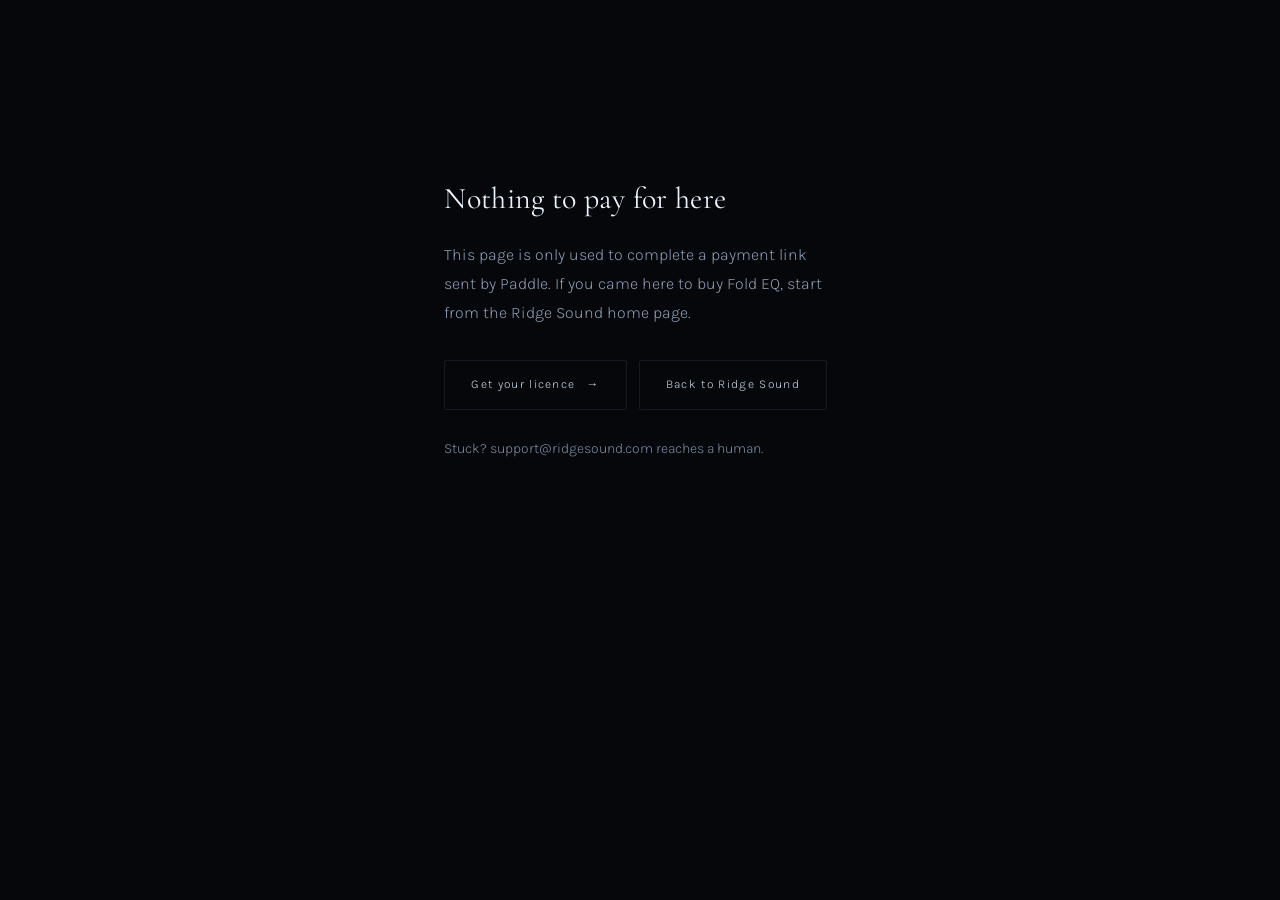
<file: pay.html>
<!DOCTYPE html>
<html lang="en">
<head>
<meta charset="utf-8" />
<meta name="viewport" content="width=device-width, initial-scale=1, viewport-fit=cover" />
<title>Complete your payment &middot; Ridge Sound</title>
<meta name="robots" content="noindex,nofollow" />
<meta name="theme-color" content="#05070b" />
<link rel="stylesheet" href="assets/site.css" />
<link rel="icon" href="/favicon.ico" sizes="any">
<link rel="icon" href="/favicon.svg" type="image/svg+xml">
<link rel="apple-touch-icon" href="/apple-touch-icon.png">
<style>
  .pay{max-width:min(56ch,100%);margin:0 auto;
       padding:clamp(72px,12vw,140px) var(--gut) clamp(64px,9vw,120px);
       min-height:70vh;display:flex;flex-direction:column;justify-content:center}
  .pay h1{margin:0 0 18px;font-family:var(--display);font-size:var(--t-head);
          font-weight:400;letter-spacing:.01em;color:var(--txt-hi)}
  .pay p{margin:0 0 20px;font-size:var(--t-body);line-height:1.8;color:var(--txt-dim)}
  .pay .acts{display:flex;flex-wrap:wrap;gap:12px;margin-top:12px}
  .pay .quiet{font-size:var(--t-small);color:var(--txt-faint)}
</style>

<!-- Meta Pixel -->
<script>
!function(f,b,e,v,n,t,s)
{if(f.fbq)return;n=f.fbq=function(){n.callMethod?
n.callMethod.apply(n,arguments):n.queue.push(arguments)};
if(!f._fbq)f._fbq=n;n.push=n;n.loaded=!0;n.version='2.0';
n.queue=[];t=b.createElement(e);t.async=!0;
t.src=v;s=b.getElementsByTagName(e)[0];
s.parentNode.insertBefore(t,s)}(window, document,'script',
'https://connect.facebook.net/en_US/fbevents.js');
fbq('init', '2090686235657149');
fbq('track', 'PageView');
</script>
<noscript><img height="1" width="1" style="display:none" alt=""
src="https://www.facebook.com/tr?id=2090686235657149&amp;ev=PageView&amp;noscript=1" /></noscript>
<!-- End Meta Pixel -->

<!-- FirstPromoter -->
<script>(function(w){w.fpr=w.fpr||function(){w.fpr.q = w.fpr.q||[];w.fpr.q[arguments[0]=='set'?'unshift':'push'](arguments);};})(window);
fpr("init", {cid:"9q4dptf9"});
fpr("click");
</script>
<script src="https://cdn.firstpromoter.com/fpr.js" async></script>
<!-- End FirstPromoter -->
</head>
<body>

<main class="pay">
  <h1 id="head">Opening your payment&hellip;</h1>

  <p id="body">Your checkout should appear in a moment. If nothing happens, the
  payment link may have expired or already been completed.</p>

  <div class="acts">
    <a class="btn btn-ghost" href="https://license.ridgesound.com">Get your licence <span class="arw">&rarr;</span></a>
    <a class="btn btn-ghost" href="index.html">Back to Ridge Sound</a>
  </div>

  <p class="quiet" style="margin-top:26px">Stuck? <a href="mailto:support@ridgesound.com">support@ridgesound.com</a> reaches a human.</p>
</main>

<!-- Paddle's default payment link target.
     Paddle sends buyers here as pay.html?_ptxn=txn_... and Paddle.js opens the
     checkout for that transaction automatically once Initialize() has run —
     no Checkout.open() call needed. checkout.js supplies the token and the
     post-payment redirect to the licence portal. -->
<script src="https://cdn.paddle.com/paddle/v2/paddle.js"></script>
<script src="assets/checkout.js"></script>
<script>
(function () {
  var hasTxn = new URLSearchParams(location.search).has('_ptxn');
  var cfg = window.RidgeSoundPaddle || {};
  if (hasTxn && cfg.ready) return;           // Paddle.js is taking it from here

  document.getElementById('head').textContent = hasTxn
    ? 'Checkout is not open yet'
    : 'Nothing to pay for here';

  document.getElementById('body').textContent = hasTxn
    ? 'This payment link cannot be opened right now. Email support and we will sort it out.'
    : 'This page is only used to complete a payment link sent by Paddle. If you came here to buy Fold EQ, start from the Ridge Sound home page.';
})();
</script>

</body>
</html>
</file>
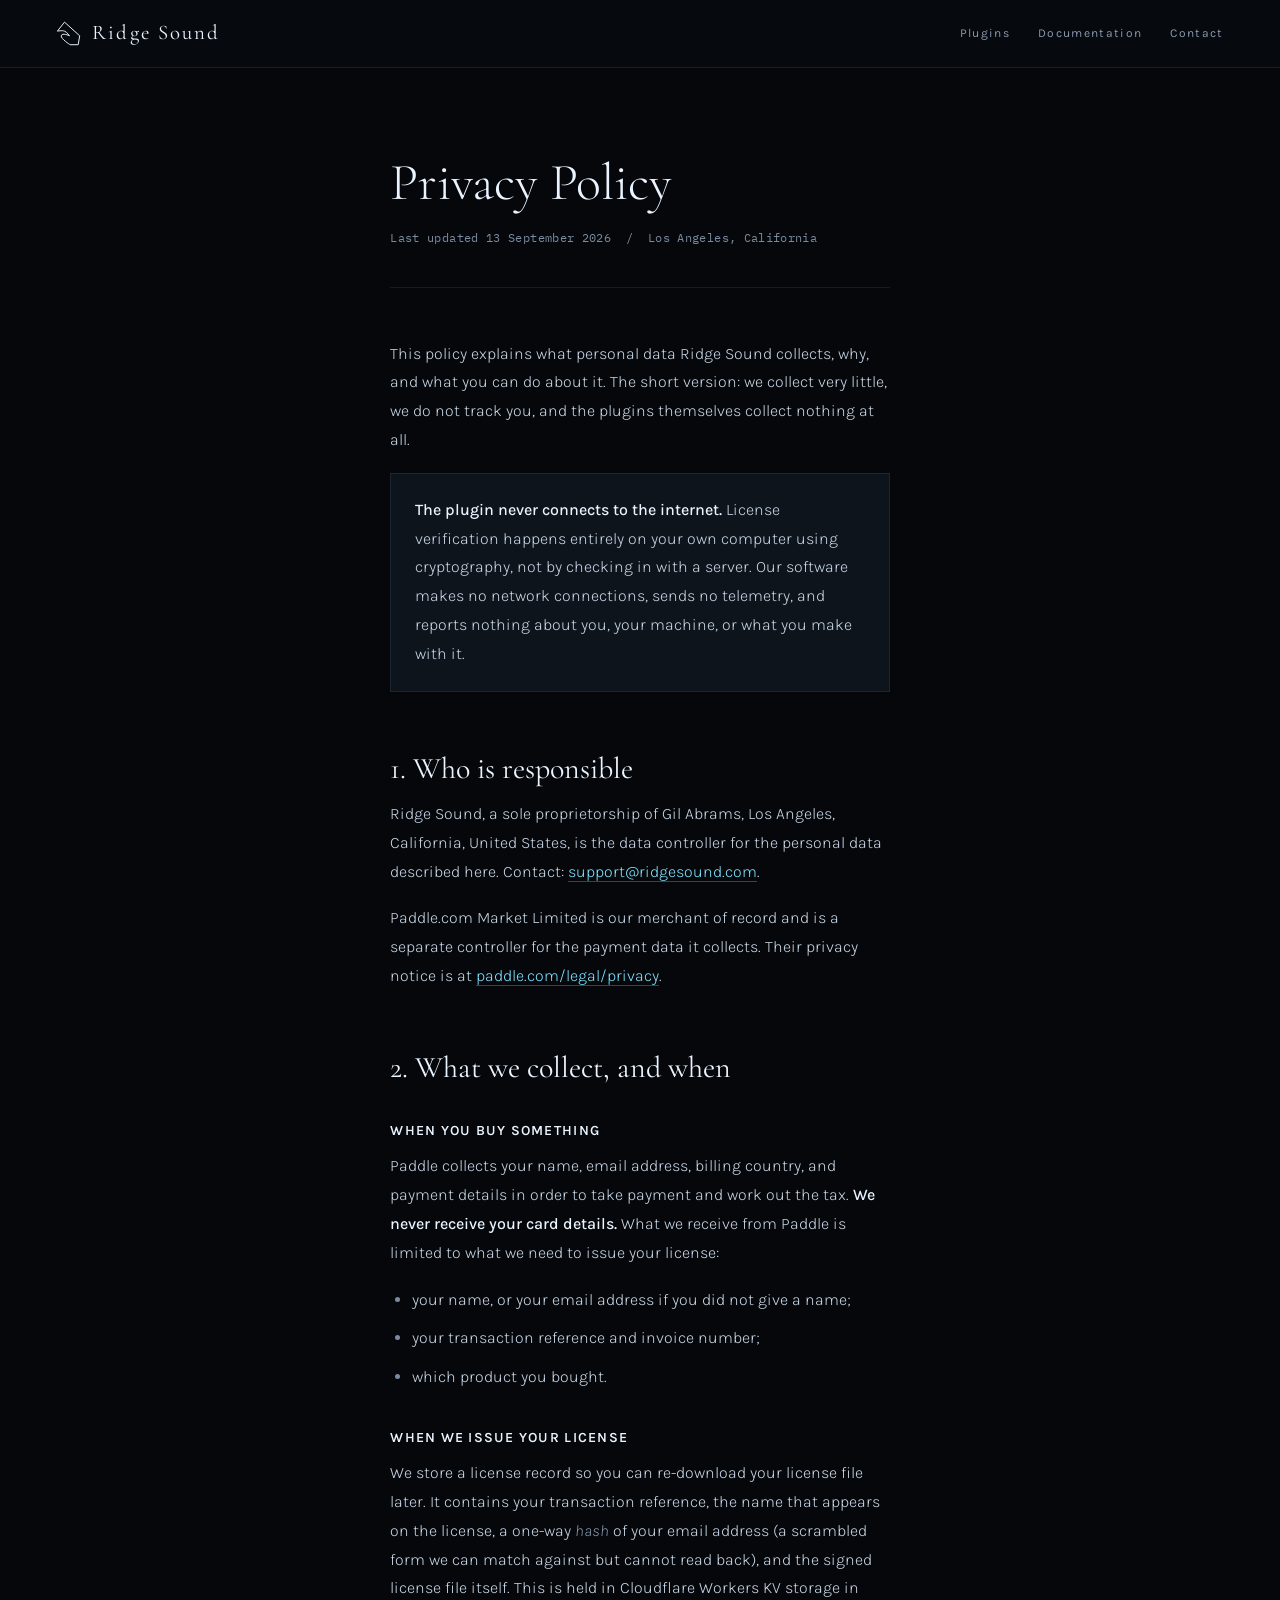
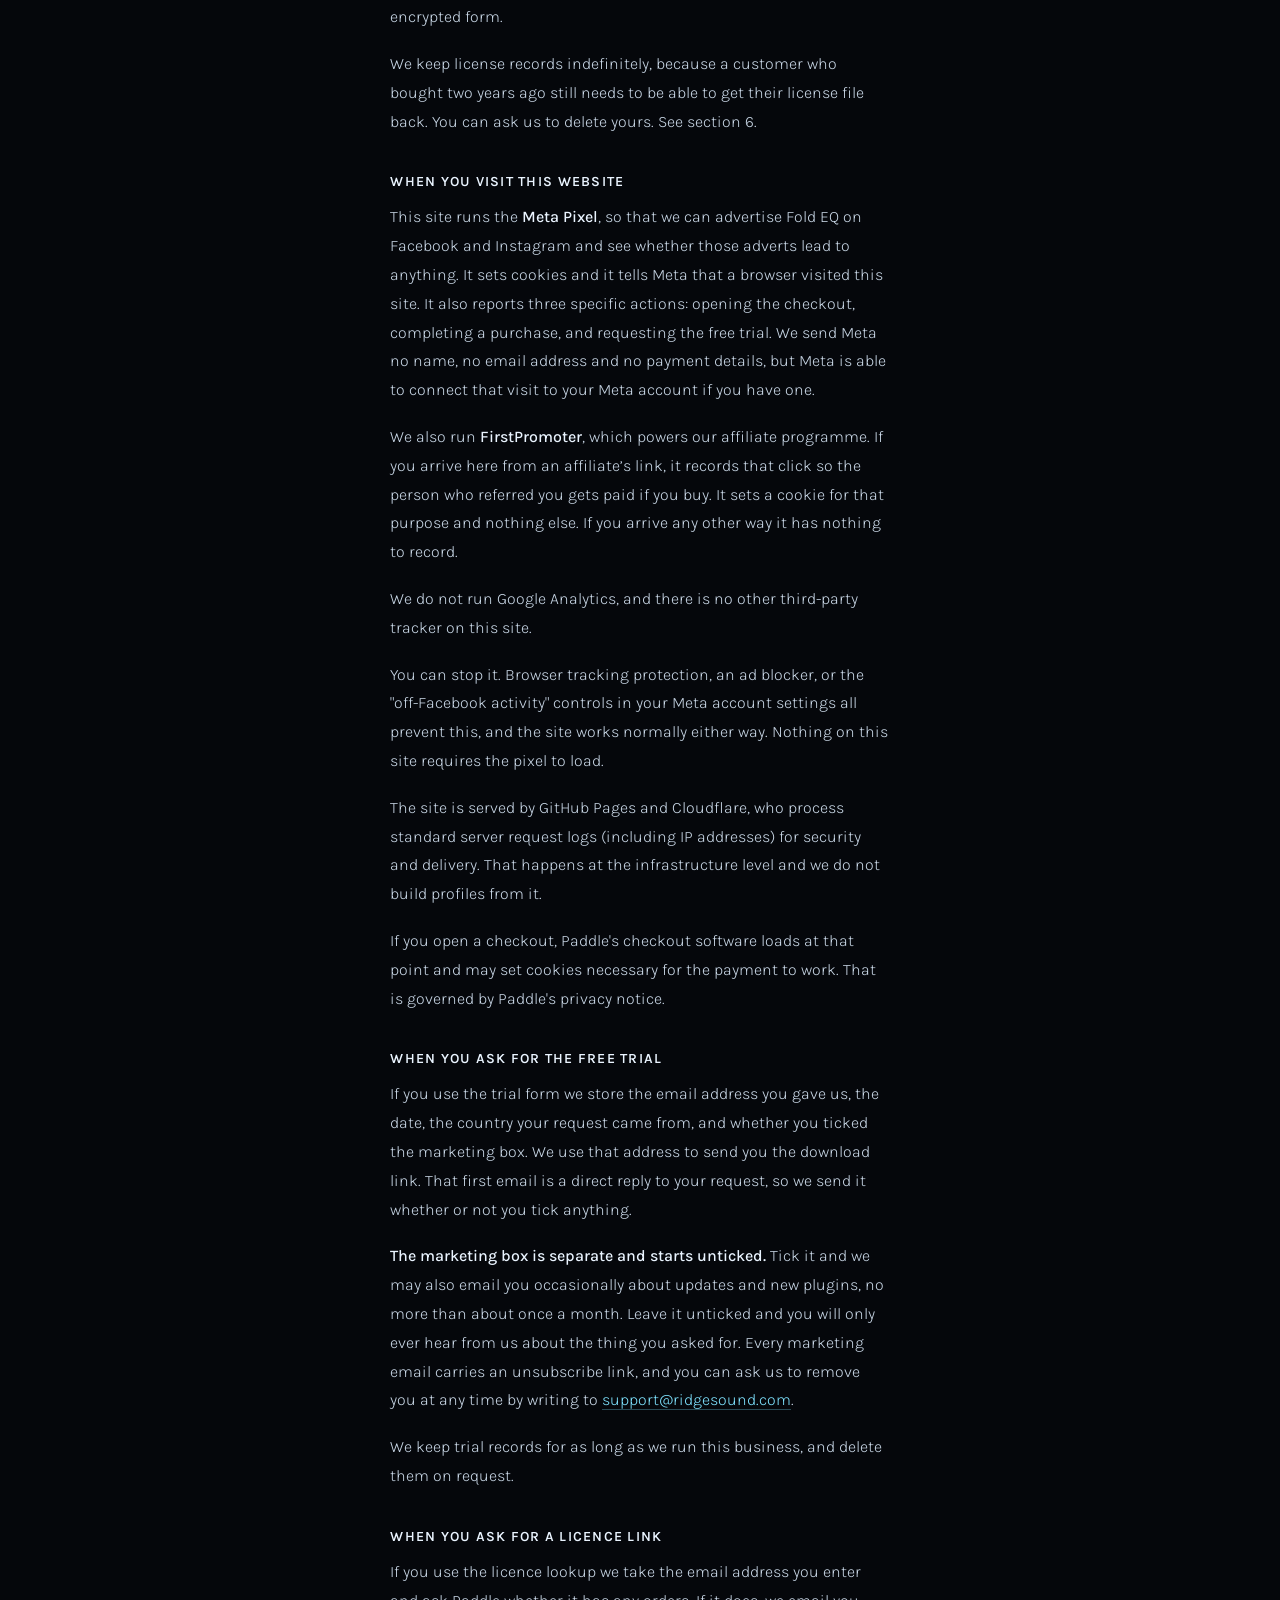
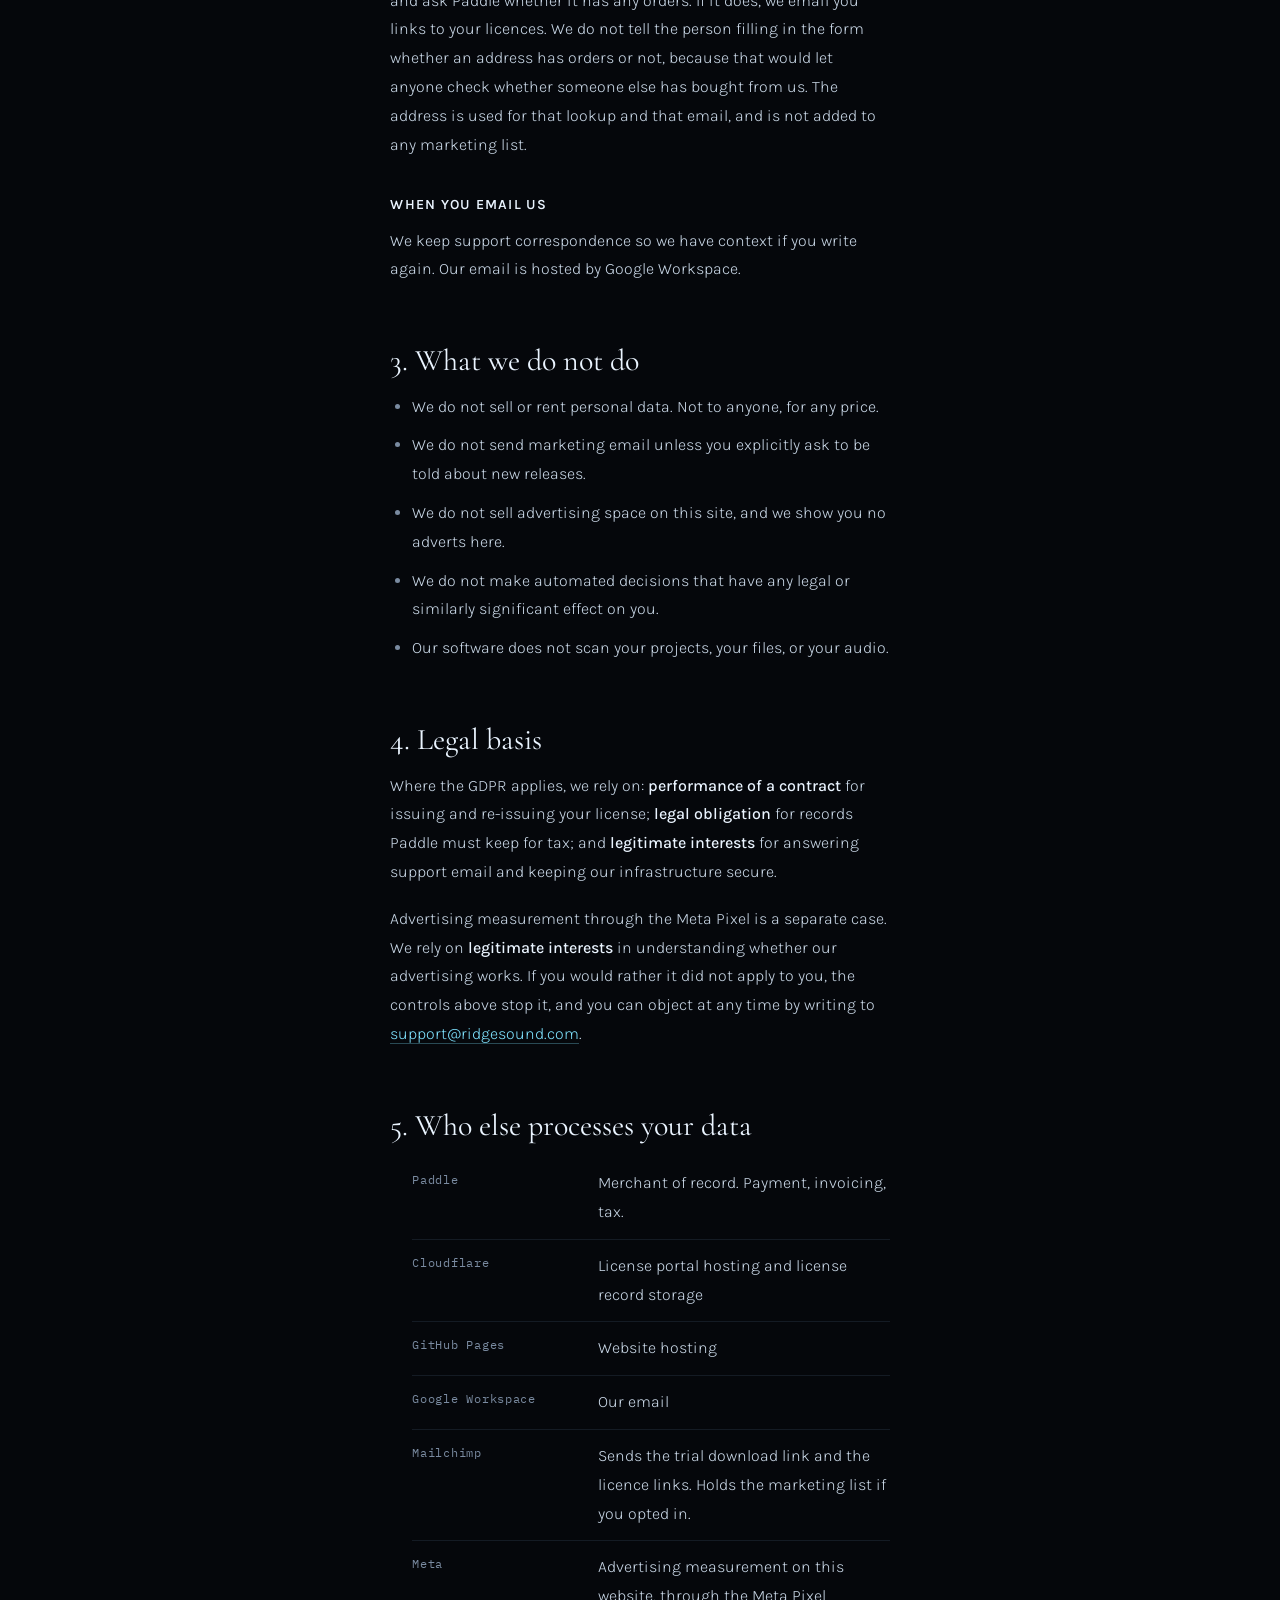
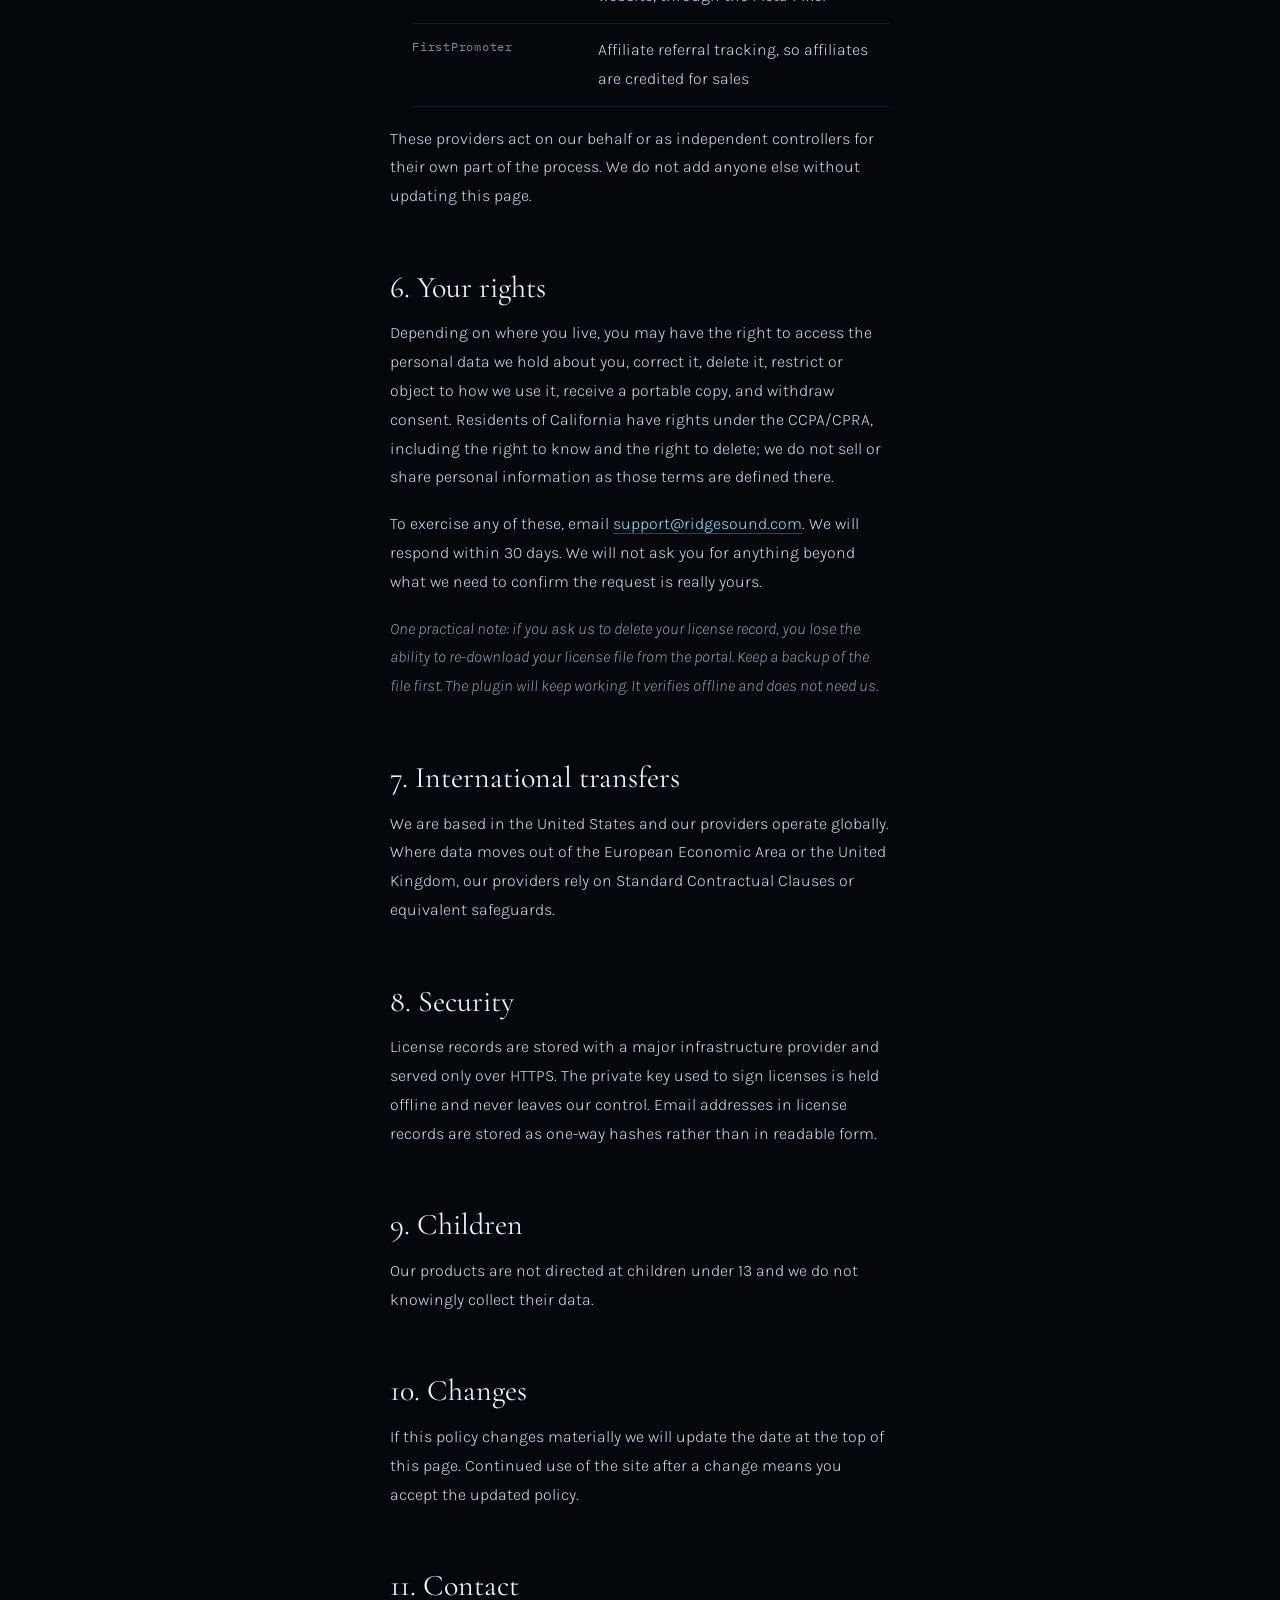
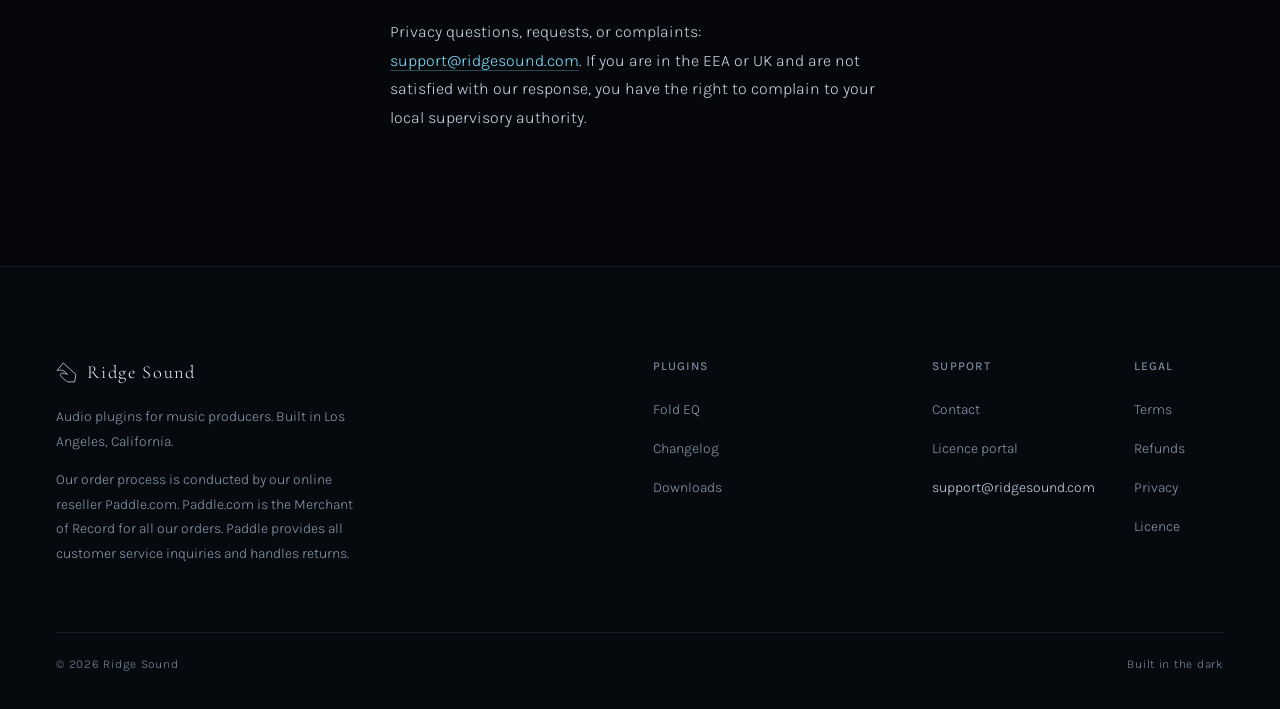
<file: privacy.html>
<!DOCTYPE html>
<html lang="en">
<head>
<meta charset="utf-8" />
<meta name="viewport" content="width=device-width, initial-scale=1, viewport-fit=cover" />
<title>Privacy Policy &middot; Ridge Sound</title>
<meta name="description" content="What data Ridge Sound collects. Very little, and the plugins collect none." />
<meta name="theme-color" content="#05070b" />
<link rel="preload" href="assets/fonts/cormorant.woff2" as="font" type="font/woff2" crossorigin />
<link rel="preload" href="assets/fonts/karla.woff2" as="font" type="font/woff2" crossorigin />
<link rel="stylesheet" href="assets/site.css" />
<link rel="icon" href="/favicon.ico" sizes="any">
<link rel="icon" href="/favicon.svg" type="image/svg+xml">
<link rel="apple-touch-icon" href="/apple-touch-icon.png">

<!-- Meta Pixel -->
<script>
!function(f,b,e,v,n,t,s)
{if(f.fbq)return;n=f.fbq=function(){n.callMethod?
n.callMethod.apply(n,arguments):n.queue.push(arguments)};
if(!f._fbq)f._fbq=n;n.push=n;n.loaded=!0;n.version='2.0';
n.queue=[];t=b.createElement(e);t.async=!0;
t.src=v;s=b.getElementsByTagName(e)[0];
s.parentNode.insertBefore(t,s)}(window, document,'script',
'https://connect.facebook.net/en_US/fbevents.js');
fbq('init', '2090686235657149');
fbq('track', 'PageView');
</script>
<noscript><img height="1" width="1" style="display:none" alt=""
src="https://www.facebook.com/tr?id=2090686235657149&amp;ev=PageView&amp;noscript=1" /></noscript>
<!-- End Meta Pixel -->

<!-- FirstPromoter -->
<script>(function(w){w.fpr=w.fpr||function(){w.fpr.q = w.fpr.q||[];w.fpr.q[arguments[0]=='set'?'unshift':'push'](arguments);};})(window);
fpr("init", {cid:"9q4dptf9"});
fpr("click");
</script>
<script src="https://cdn.firstpromoter.com/fpr.js" async></script>
<!-- End FirstPromoter -->
</head>
<body>

<a class="skip" href="#doc">Skip to content</a>

<header class="nav nav--sticky">
  <a class="brand" href="./" aria-label="Ridge Sound home">
    <svg class="mark" viewBox="-9 -9 282 282" aria-hidden="true"><path d="M50.2123 158.173C58.7762 117.306 143.212 158.173 143.212 158.173C143.212 158.173 119.698 119.165 87.2123 105.529C61.0053 94.5293 6.21234 105.529 6.21234 105.529L87.2123 3.64041L258.212 158.173L241.212 258.529H150.212C150.212 258.529 43.2803 191.253 50.2123 158.173Z" fill="none" stroke="currentColor" stroke-width="11" stroke-linejoin="round"/></svg>
    <span class="brand-text">Ridge Sound</span>
  </a>
  <button class="menu-btn" id="menuBtn" aria-expanded="false" aria-controls="navlinks" aria-label="Menu">
    <svg class="open" viewBox="0 0 24 24" fill="none" stroke="currentColor" stroke-width="1.7" aria-hidden="true"><path d="M3 6h18M3 12h18M3 18h18"/></svg>
    <svg class="close" viewBox="0 0 24 24" fill="none" stroke="currentColor" stroke-width="1.7" aria-hidden="true"><path d="M5 5l14 14M19 5L5 19"/></svg>
  </button>
  <nav class="links" id="navlinks" aria-label="Primary">
    <a href="./#plugins">Plugins</a>
    <a href="./#docs">Documentation</a>
    <a href="contact.html">Contact</a>
  </nav>
</header>

<main class="doc" id="doc">
  <h1>Privacy Policy</h1>
  <p class="updated">Last updated 13 September 2026 &nbsp;/&nbsp; Los Angeles, California</p>

  <p>This policy explains what personal data Ridge Sound collects, why, and what you can do about
  it. The short version: we collect very little, we do not track you, and the plugins themselves
  collect nothing at all.</p>

  <div class="callout">
    <p><strong>The plugin never connects to the internet.</strong> License verification happens
    entirely on your own computer using cryptography, not by checking in with a server. Our
    software makes no network connections, sends no telemetry, and reports nothing about you, your
    machine, or what you make with it.</p>
  </div>

  <h2>1. Who is responsible</h2>
  <p>Ridge Sound, a sole proprietorship of Gil Abrams, Los Angeles, California, United States, is the data controller for the personal
  data described here. Contact: <a href="mailto:support@ridgesound.com">support@ridgesound.com</a>.</p>
  <p>Paddle.com Market Limited is our merchant of record and is a separate controller for the
  payment data it collects. Their privacy notice is at
  <a href="https://www.paddle.com/legal/privacy" rel="noopener">paddle.com/legal/privacy</a>.</p>

  <h2>2. What we collect, and when</h2>

  <h3>When you buy something</h3>
  <p>Paddle collects your name, email address, billing country, and payment details in order to take
  payment and work out the tax. <strong>We never receive your card details.</strong> What we receive
  from Paddle is limited to what we need to issue your license:</p>
  <ul>
    <li>your name, or your email address if you did not give a name;</li>
    <li>your transaction reference and invoice number;</li>
    <li>which product you bought.</li>
  </ul>

  <h3>When we issue your license</h3>
  <p>We store a license record so you can re-download your license file later. It contains your
  transaction reference, the name that appears on the license, a one-way <em>hash</em> of your email
  address (a scrambled form we can match against but cannot read back), and the signed license file
  itself. This is held in Cloudflare Workers KV storage in encrypted form.</p>
  <p>We keep license records indefinitely, because a customer who bought two years ago still needs
  to be able to get their license file back. You can ask us to delete yours. See section 6.</p>

  <h3>When you visit this website</h3>
  <p>This site runs the <strong>Meta Pixel</strong>, so that we can advertise Fold EQ on Facebook
  and Instagram and see whether those adverts lead to anything. It sets cookies and it tells Meta
  that a browser visited this site. It also reports three specific actions: opening the checkout,
  completing a purchase, and requesting the free trial. We send Meta no name, no email address and
  no payment details, but Meta is able to connect that visit to your Meta account if you have one.</p>
  <p>We also run <strong>FirstPromoter</strong>, which powers our affiliate programme. If you arrive
  here from an affiliate&rsquo;s link, it records that click so the person who referred you gets paid
  if you buy. It sets a cookie for that purpose and nothing else. If you arrive any other way it has
  nothing to record.</p>
  <p>We do not run Google Analytics, and there is no other third-party tracker on this site.</p>
  <p>You can stop it. Browser tracking protection, an ad blocker, or the "off-Facebook activity"
  controls in your Meta account settings all prevent this, and the site works normally either way.
  Nothing on this site requires the pixel to load.</p>
  <p>The site is served by GitHub Pages and Cloudflare, who process standard server request logs
  (including IP addresses) for security and delivery. That happens at the infrastructure level and
  we do not build profiles from it.</p>
  <p>If you open a checkout, Paddle's checkout software loads at that point and may set cookies
  necessary for the payment to work. That is governed by Paddle's privacy notice.</p>

  <h3>When you ask for the free trial</h3>
  <p>If you use the trial form we store the email address you gave us, the date, the country your
  request came from, and whether you ticked the marketing box. We use that address to send you the
  download link. That first email is a direct reply to your request, so we send it whether or not
  you tick anything.</p>
  <p><strong>The marketing box is separate and starts unticked.</strong> Tick it and we may also
  email you occasionally about updates and new plugins, no more than about once a month. Leave it
  unticked and you will only ever hear from us about the thing you asked for. Every marketing email
  carries an unsubscribe link, and you can ask us to remove you at any time by writing to
  <a href="mailto:support@ridgesound.com">support@ridgesound.com</a>.</p>
  <p>We keep trial records for as long as we run this business, and delete them on request.</p>

  <h3>When you ask for a licence link</h3>
  <p>If you use the licence lookup we take the email address you enter and ask Paddle whether it has
  any orders. If it does, we email you links to your licences. We do not tell the person filling in
  the form whether an address has orders or not, because that would let anyone check whether someone
  else has bought from us. The address is used for that lookup and that email, and is not added to
  any marketing list.</p>

  <h3>When you email us</h3>
  <p>We keep support correspondence so we have context if you write again. Our email is hosted by
  Google Workspace.</p>

  <h2>3. What we do not do</h2>
  <ul>
    <li>We do not sell or rent personal data. Not to anyone, for any price.</li>
    <li>We do not send marketing email unless you explicitly ask to be told about new releases.</li>
    <li>We do not sell advertising space on this site, and we show you no adverts here.</li>
    <li>We do not make automated decisions that have any legal or similarly significant effect
    on you.</li>
    <li>Our software does not scan your projects, your files, or your audio.</li>
  </ul>

  <h2>4. Legal basis</h2>
  <p>Where the GDPR applies, we rely on: <strong>performance of a contract</strong> for issuing and
  re-issuing your license; <strong>legal obligation</strong> for records Paddle must keep for tax;
  and <strong>legitimate interests</strong> for answering support email and keeping our
  infrastructure secure.</p>
  <p>Advertising measurement through the Meta Pixel is a separate case. We rely on
  <strong>legitimate interests</strong> in understanding whether our advertising works. If you would
  rather it did not apply to you, the controls above stop it, and you can object at any time by
  writing to <a href="mailto:support@ridgesound.com">support@ridgesound.com</a>.</p>

  <h2>5. Who else processes your data</h2>
  <ul class="kv">
    <li><b>Paddle</b><span>Merchant of record. Payment, invoicing, tax.</span></li>
    <li><b>Cloudflare</b><span>License portal hosting and license record storage</span></li>
    <li><b>GitHub Pages</b><span>Website hosting</span></li>
    <li><b>Google Workspace</b><span>Our email</span></li>
    <li><b>Mailchimp</b><span>Sends the trial download link and the licence links. Holds the
    marketing list if you opted in.</span></li>
    <li><b>Meta</b><span>Advertising measurement on this website, through the Meta Pixel</span></li>
    <li><b>FirstPromoter</b><span>Affiliate referral tracking, so affiliates are credited for sales</span></li>
  </ul>
  <p>These providers act on our behalf or as independent controllers for their own part of the
  process. We do not add anyone else without updating this page.</p>

  <h2>6. Your rights</h2>
  <p>Depending on where you live, you may have the right to access the personal data we hold about
  you, correct it, delete it, restrict or object to how we use it, receive a portable copy, and
  withdraw consent. Residents of California have rights under the CCPA/CPRA, including the right to
  know and the right to delete; we do not sell or share personal information as those terms are
  defined there.</p>
  <p>To exercise any of these, email <a href="mailto:support@ridgesound.com">support@ridgesound.com</a>. We will respond within
  30 days. We will not ask you for anything beyond what we need to confirm the request is really yours.</p>
  <p><em>One practical note: if you ask us to delete your license record, you lose the ability to
  re-download your license file from the portal. Keep a backup of the file first. The plugin will
  keep working. It verifies offline and does not need us.</em></p>

  <h2>7. International transfers</h2>
  <p>We are based in the United States and our providers operate globally. Where data moves out of
  the European Economic Area or the United Kingdom, our providers rely on Standard Contractual
  Clauses or equivalent safeguards.</p>

  <h2>8. Security</h2>
  <p>License records are stored with a major infrastructure provider and served only over HTTPS. The
  private key used to sign licenses is held offline and never leaves our control. Email addresses in
  license records are stored as one-way hashes rather than in readable form.</p>

  <h2>9. Children</h2>
  <p>Our products are not directed at children under 13 and we do not knowingly collect their data.</p>

  <h2>10. Changes</h2>
  <p>If this policy changes materially we will update the date at the top of this page. Continued use
  of the site after a change means you accept the updated policy.</p>

  <h2>11. Contact</h2>
  <p>Privacy questions, requests, or complaints: <a href="mailto:support@ridgesound.com">support@ridgesound.com</a>. If you are
  in the EEA or UK and are not satisfied with our response, you have the right to complain to your
  local supervisory authority.</p>

</main>

<footer class="foot">
  <div class="foot-in">
    <div>
      <div class="foot-brand"><svg class="mark" viewBox="-9 -9 282 282" aria-hidden="true"><path d="M50.2123 158.173C58.7762 117.306 143.212 158.173 143.212 158.173C143.212 158.173 119.698 119.165 87.2123 105.529C61.0053 94.5293 6.21234 105.529 6.21234 105.529L87.2123 3.64041L258.212 158.173L241.212 258.529H150.212C150.212 258.529 43.2803 191.253 50.2123 158.173Z" fill="none" stroke="currentColor" stroke-width="11" stroke-linejoin="round"/></svg><span>Ridge Sound</span></div>
      <p>Audio plugins for music producers. Built in Los Angeles, California.</p>
      <p class="mor">Our order process is conducted by our online reseller Paddle.com. Paddle.com is the Merchant of Record for all our orders. Paddle provides all customer service inquiries and handles returns.</p>
    </div>
    <div>
      <h2>Plugins</h2>
      <ul>
        <li><a href="./#plugins">Fold EQ</a></li>
        <li><a href="changelog.html">Changelog</a></li>
        <li><a href="downloads.html">Downloads</a></li>
      </ul>
    </div>
    <div class="foot-cols">
      <div>
        <h2>Support</h2>
        <ul>
          <li><a href="contact.html">Contact</a></li>
          <li><a href="https://license.ridgesound.com">Licence portal</a></li>
          <li><a class="lnk" href="mailto:support@ridgesound.com">support@ridgesound.com</a></li>
        </ul>
      </div>
      <div>
        <h2>Legal</h2>
        <ul>
          <li><a href="terms.html">Terms</a></li>
          <li><a href="refunds.html">Refunds</a></li>
          <li><a href="privacy.html">Privacy</a></li>
          <li><a href="eula.html">Licence</a></li>
        </ul>
      </div>
    </div>
  </div>
  <div class="foot-bot">
    <span>&copy; 2026 Ridge Sound</span>
    <span>Built in the dark</span>
  </div>
</footer>

<script>
(function(){
  var nav=document.querySelector('.nav'), btn=document.getElementById('menuBtn');
  if(!nav||!btn) return;
  btn.addEventListener('click',function(e){
    e.stopPropagation();
    var open=nav.classList.toggle('menu-open');
    btn.setAttribute('aria-expanded', open?'true':'false');
  });
  document.addEventListener('click',function(){
    nav.classList.remove('menu-open'); btn.setAttribute('aria-expanded','false');
  });
  document.addEventListener('keydown',function(e){
    if(e.key==='Escape'){ nav.classList.remove('menu-open'); btn.setAttribute('aria-expanded','false'); }
  });
})();
</script>

</body>
</html>
</file>
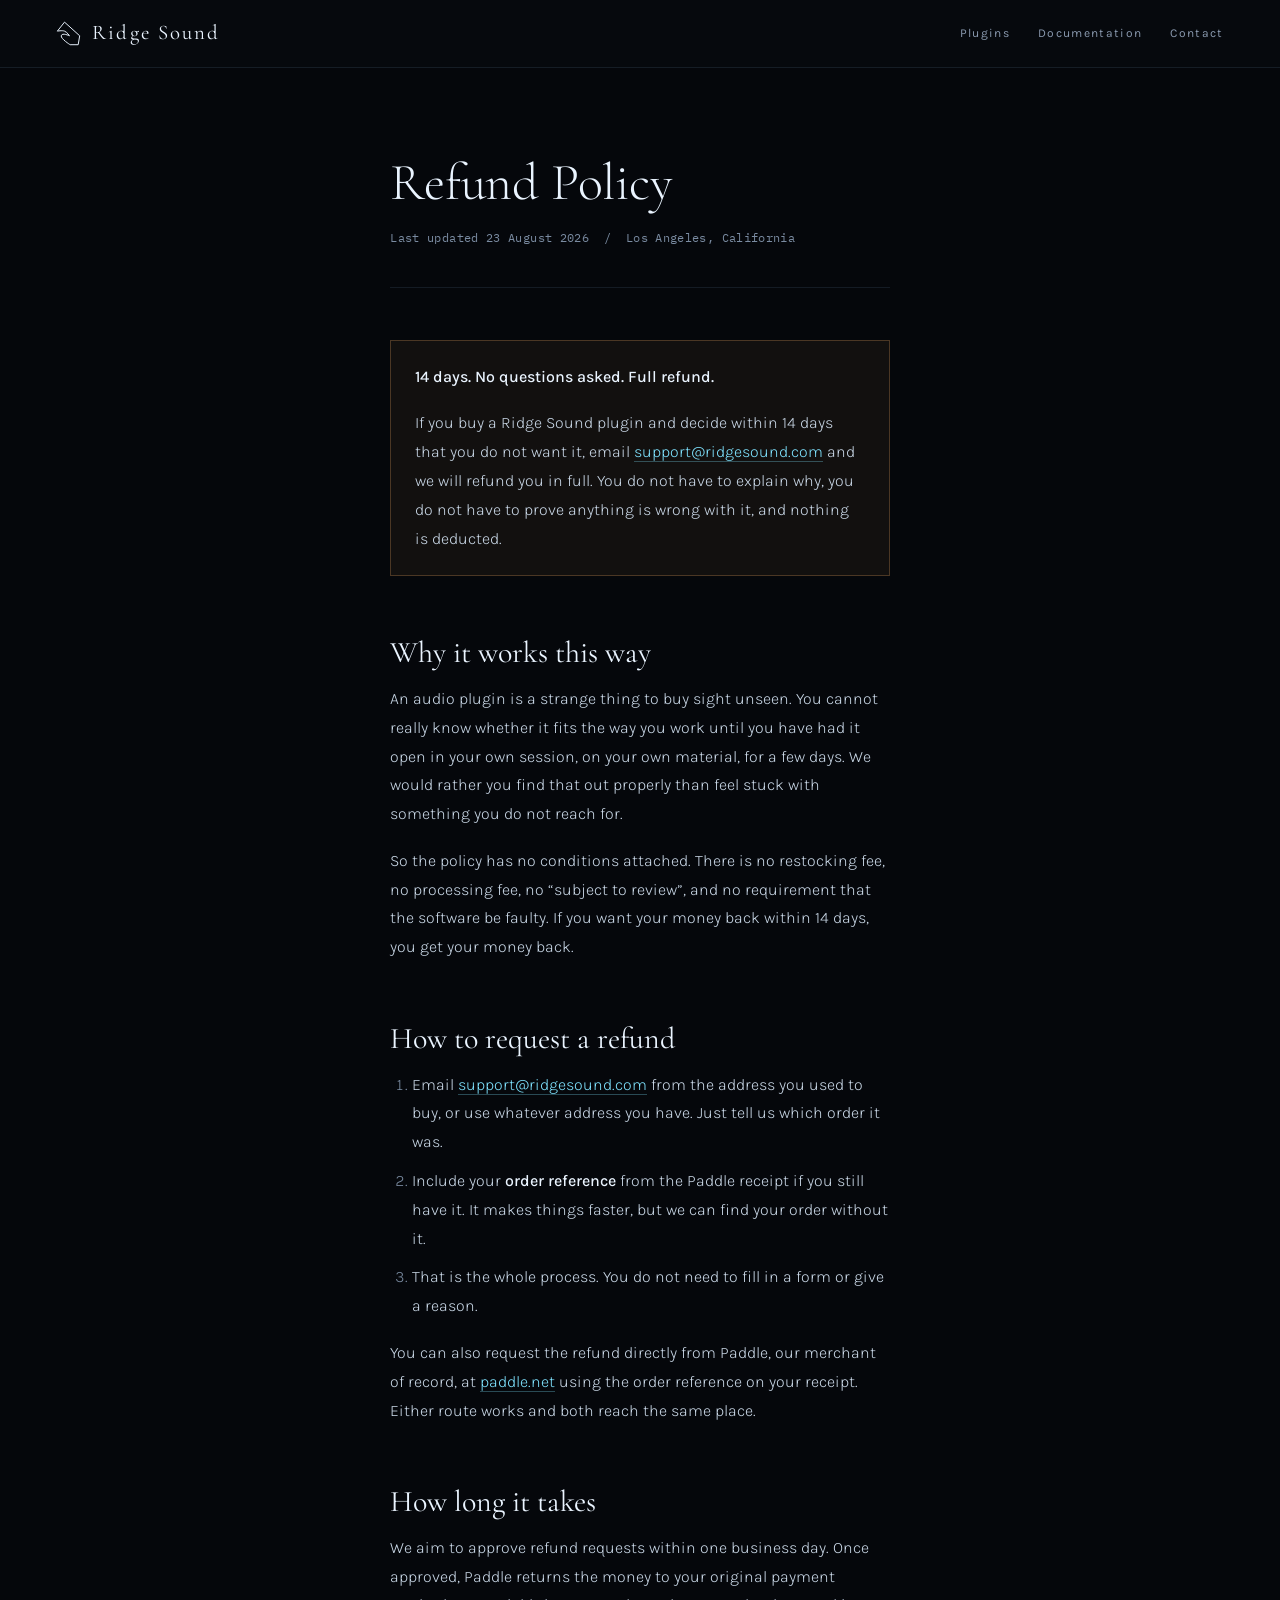
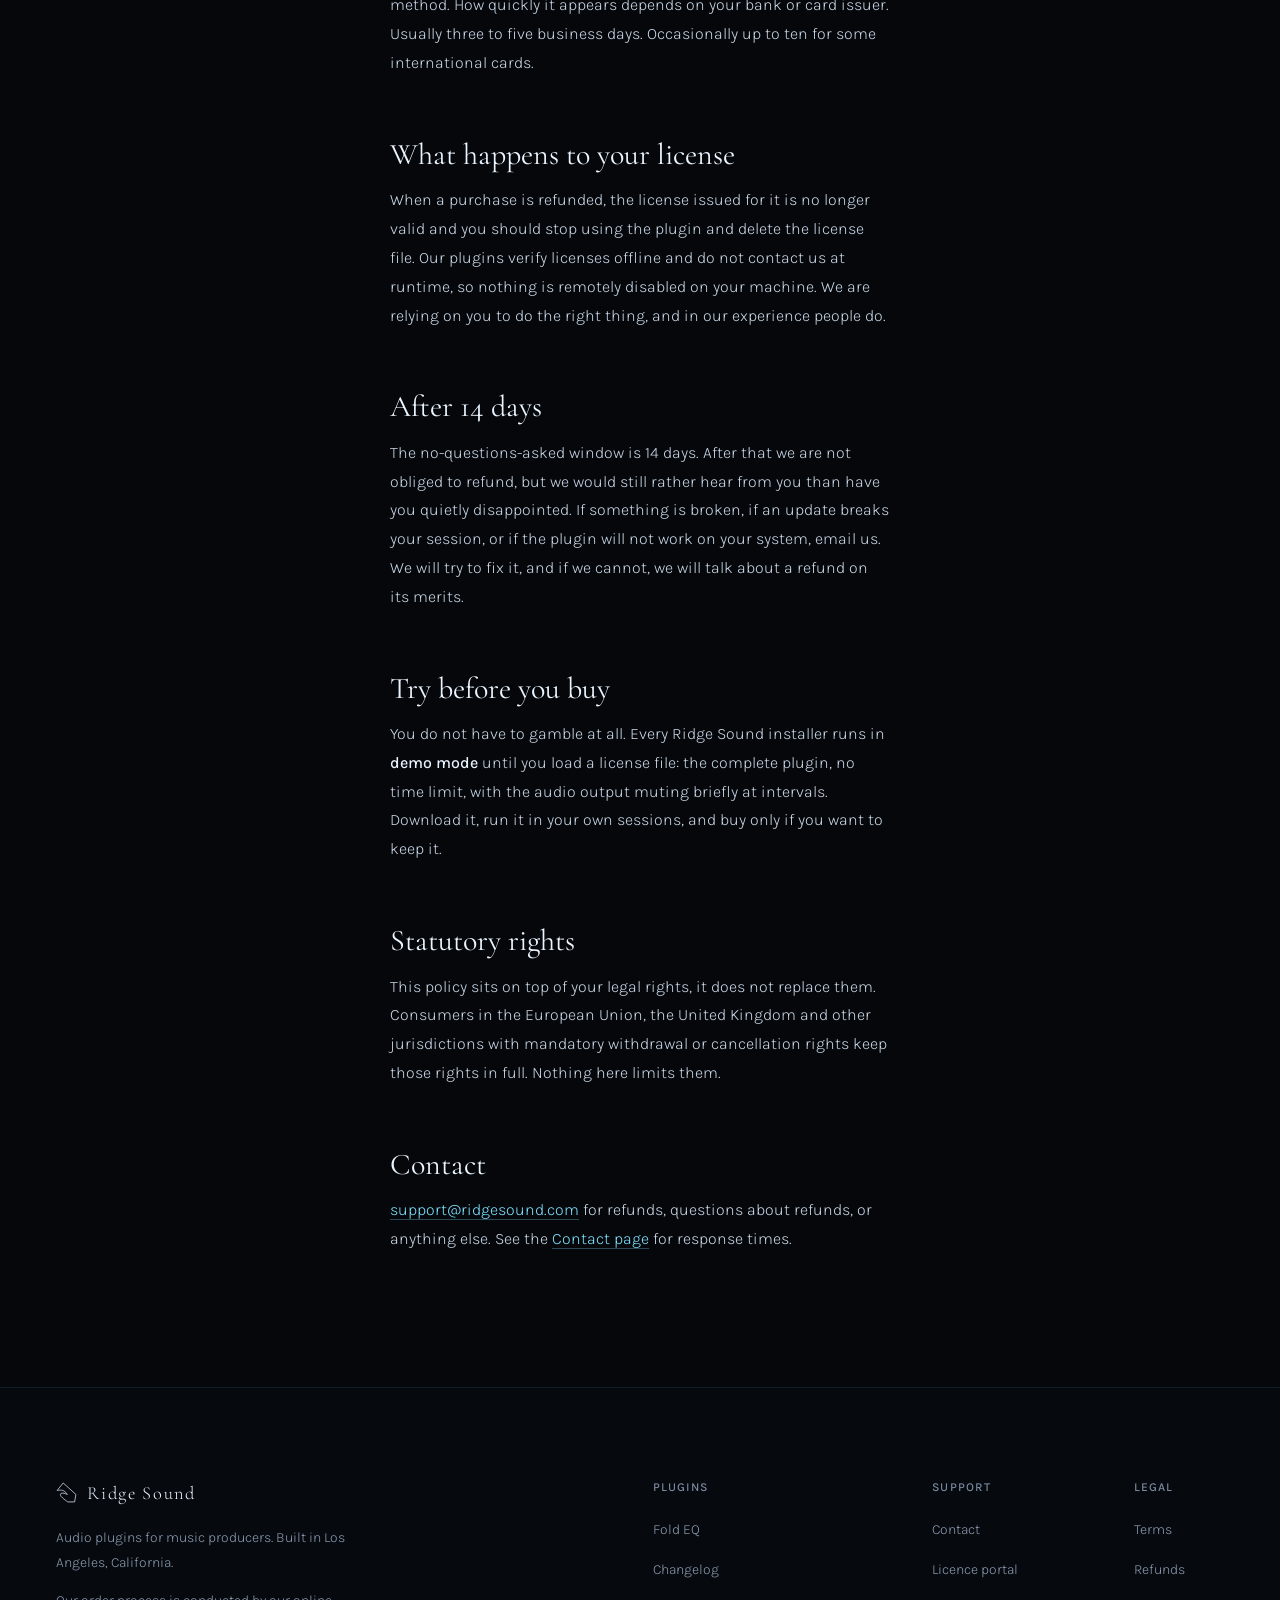
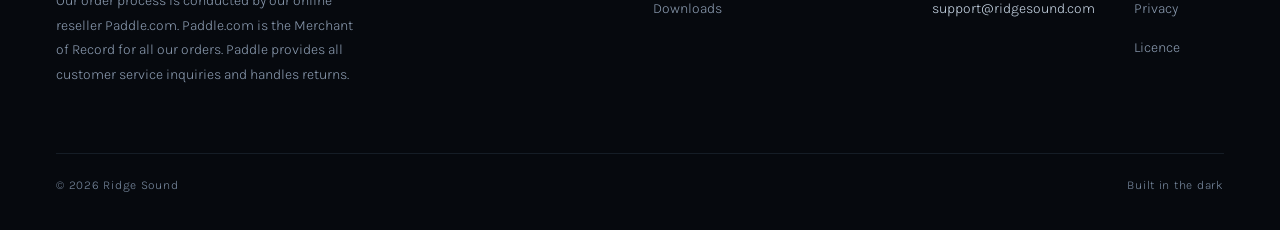
<file: refunds.html>
<!DOCTYPE html>
<html lang="en">
<head>
<meta charset="utf-8" />
<meta name="viewport" content="width=device-width, initial-scale=1, viewport-fit=cover" />
<title>Refund Policy &middot; Ridge Sound</title>
<meta name="description" content="14-day no-questions-asked refunds on all Ridge Sound plugins." />
<meta name="theme-color" content="#05070b" />
<link rel="preload" href="assets/fonts/cormorant.woff2" as="font" type="font/woff2" crossorigin />
<link rel="preload" href="assets/fonts/karla.woff2" as="font" type="font/woff2" crossorigin />
<link rel="stylesheet" href="assets/site.css" />
<link rel="icon" href="/favicon.ico" sizes="any">
<link rel="icon" href="/favicon.svg" type="image/svg+xml">
<link rel="apple-touch-icon" href="/apple-touch-icon.png">

<!-- Meta Pixel -->
<script>
!function(f,b,e,v,n,t,s)
{if(f.fbq)return;n=f.fbq=function(){n.callMethod?
n.callMethod.apply(n,arguments):n.queue.push(arguments)};
if(!f._fbq)f._fbq=n;n.push=n;n.loaded=!0;n.version='2.0';
n.queue=[];t=b.createElement(e);t.async=!0;
t.src=v;s=b.getElementsByTagName(e)[0];
s.parentNode.insertBefore(t,s)}(window, document,'script',
'https://connect.facebook.net/en_US/fbevents.js');
fbq('init', '2090686235657149');
fbq('track', 'PageView');
</script>
<noscript><img height="1" width="1" style="display:none" alt=""
src="https://www.facebook.com/tr?id=2090686235657149&amp;ev=PageView&amp;noscript=1" /></noscript>
<!-- End Meta Pixel -->

<!-- FirstPromoter -->
<script>(function(w){w.fpr=w.fpr||function(){w.fpr.q = w.fpr.q||[];w.fpr.q[arguments[0]=='set'?'unshift':'push'](arguments);};})(window);
fpr("init", {cid:"9q4dptf9"});
fpr("click");
</script>
<script src="https://cdn.firstpromoter.com/fpr.js" async></script>
<!-- End FirstPromoter -->
</head>
<body>

<a class="skip" href="#doc">Skip to content</a>

<header class="nav nav--sticky">
  <a class="brand" href="./" aria-label="Ridge Sound home">
    <svg class="mark" viewBox="-9 -9 282 282" aria-hidden="true"><path d="M50.2123 158.173C58.7762 117.306 143.212 158.173 143.212 158.173C143.212 158.173 119.698 119.165 87.2123 105.529C61.0053 94.5293 6.21234 105.529 6.21234 105.529L87.2123 3.64041L258.212 158.173L241.212 258.529H150.212C150.212 258.529 43.2803 191.253 50.2123 158.173Z" fill="none" stroke="currentColor" stroke-width="11" stroke-linejoin="round"/></svg>
    <span class="brand-text">Ridge Sound</span>
  </a>
  <button class="menu-btn" id="menuBtn" aria-expanded="false" aria-controls="navlinks" aria-label="Menu">
    <svg class="open" viewBox="0 0 24 24" fill="none" stroke="currentColor" stroke-width="1.7" aria-hidden="true"><path d="M3 6h18M3 12h18M3 18h18"/></svg>
    <svg class="close" viewBox="0 0 24 24" fill="none" stroke="currentColor" stroke-width="1.7" aria-hidden="true"><path d="M5 5l14 14M19 5L5 19"/></svg>
  </button>
  <nav class="links" id="navlinks" aria-label="Primary">
    <a href="./#plugins">Plugins</a>
    <a href="./#docs">Documentation</a>
    <a href="contact.html">Contact</a>
  </nav>
</header>

<main class="doc" id="doc">
  <h1>Refund Policy</h1>
  <p class="updated">Last updated 23 August 2026 &nbsp;/&nbsp; Los Angeles, California</p>

  <div class="callout warm">
    <p><strong>14 days. No questions asked. Full refund.</strong></p>
    <p>If you buy a Ridge Sound plugin and decide within 14 days that you do not want it,
    email <a href="mailto:support@ridgesound.com">support@ridgesound.com</a> and we will refund you in full. You do not have
    to explain why, you do not have to prove anything is wrong with it, and nothing is deducted.</p>
  </div>

  <h2>Why it works this way</h2>
  <p>An audio plugin is a strange thing to buy sight unseen. You cannot really know whether it fits
  the way you work until you have had it open in your own session, on your own material, for a few
  days. We would rather you find that out properly than feel stuck with something you do not reach for.</p>
  <p>So the policy has no conditions attached. There is no restocking fee, no processing fee, no
  &ldquo;subject to review&rdquo;, and no requirement that the software be faulty. If you want your
  money back within 14 days, you get your money back.</p>

  <h2>How to request a refund</h2>
  <ol>
    <li>Email <a href="mailto:support@ridgesound.com">support@ridgesound.com</a> from the address you used to buy, or use
    whatever address you have. Just tell us which order it was.</li>
    <li>Include your <strong>order reference</strong> from the Paddle receipt if you still have it.
    It makes things faster, but we can find your order without it.</li>
    <li>That is the whole process. You do not need to fill in a form or give a reason.</li>
  </ol>
  <p>You can also request the refund directly from Paddle, our merchant of record, at
  <a href="https://paddle.net" rel="noopener">paddle.net</a> using the order reference on your
  receipt. Either route works and both reach the same place.</p>

  <h2>How long it takes</h2>
  <p>We aim to approve refund requests within one business day. Once approved, Paddle returns the
  money to your original payment method. How quickly it appears depends on your bank or card issuer.
  Usually three to five business days. Occasionally up to ten for some international cards.</p>

  <h2>What happens to your license</h2>
  <p>When a purchase is refunded, the license issued for it is no longer valid and you should stop
  using the plugin and delete the license file. Our plugins verify licenses offline and do not
  contact us at runtime, so nothing is remotely disabled on your machine. We are relying on
  you to do the right thing, and in our experience people do.</p>

  <h2>After 14 days</h2>
  <p>The no-questions-asked window is 14 days. After that we are not obliged to refund,
  but we would still rather hear from you than have you quietly disappointed. If something is broken,
  if an update breaks your session, or if the plugin will not work on your system, email us. We will
  try to fix it, and if we cannot, we will talk about a refund on its merits.</p>

  <h2>Try before you buy</h2>
  <p>You do not have to gamble at all. Every Ridge Sound installer runs in <strong>demo mode</strong>
  until you load a license file: the complete plugin, no time limit, with the audio output muting
  briefly at intervals. Download it, run it in your own sessions, and buy only if you want to keep it.</p>

  <h2>Statutory rights</h2>
  <p>This policy sits on top of your legal rights, it does not replace them. Consumers in the
  European Union, the United Kingdom and other jurisdictions with mandatory withdrawal or
  cancellation rights keep those rights in full. Nothing here limits them.</p>

  <h2>Contact</h2>
  <p><a href="mailto:support@ridgesound.com">support@ridgesound.com</a> for refunds, questions about refunds, or anything
  else. See the <a href="contact.html">Contact page</a> for response times.</p>

</main>

<footer class="foot">
  <div class="foot-in">
    <div>
      <div class="foot-brand"><svg class="mark" viewBox="-9 -9 282 282" aria-hidden="true"><path d="M50.2123 158.173C58.7762 117.306 143.212 158.173 143.212 158.173C143.212 158.173 119.698 119.165 87.2123 105.529C61.0053 94.5293 6.21234 105.529 6.21234 105.529L87.2123 3.64041L258.212 158.173L241.212 258.529H150.212C150.212 258.529 43.2803 191.253 50.2123 158.173Z" fill="none" stroke="currentColor" stroke-width="11" stroke-linejoin="round"/></svg><span>Ridge Sound</span></div>
      <p>Audio plugins for music producers. Built in Los Angeles, California.</p>
      <p class="mor">Our order process is conducted by our online reseller Paddle.com. Paddle.com is the Merchant of Record for all our orders. Paddle provides all customer service inquiries and handles returns.</p>
    </div>
    <div>
      <h2>Plugins</h2>
      <ul>
        <li><a href="./#plugins">Fold EQ</a></li>
        <li><a href="changelog.html">Changelog</a></li>
        <li><a href="downloads.html">Downloads</a></li>
      </ul>
    </div>
    <div class="foot-cols">
      <div>
        <h2>Support</h2>
        <ul>
          <li><a href="contact.html">Contact</a></li>
          <li><a href="https://license.ridgesound.com">Licence portal</a></li>
          <li><a class="lnk" href="mailto:support@ridgesound.com">support@ridgesound.com</a></li>
        </ul>
      </div>
      <div>
        <h2>Legal</h2>
        <ul>
          <li><a href="terms.html">Terms</a></li>
          <li><a href="refunds.html">Refunds</a></li>
          <li><a href="privacy.html">Privacy</a></li>
          <li><a href="eula.html">Licence</a></li>
        </ul>
      </div>
    </div>
  </div>
  <div class="foot-bot">
    <span>&copy; 2026 Ridge Sound</span>
    <span>Built in the dark</span>
  </div>
</footer>

<script>
(function(){
  var nav=document.querySelector('.nav'), btn=document.getElementById('menuBtn');
  if(!nav||!btn) return;
  btn.addEventListener('click',function(e){
    e.stopPropagation();
    var open=nav.classList.toggle('menu-open');
    btn.setAttribute('aria-expanded', open?'true':'false');
  });
  document.addEventListener('click',function(){
    nav.classList.remove('menu-open'); btn.setAttribute('aria-expanded','false');
  });
  document.addEventListener('keydown',function(e){
    if(e.key==='Escape'){ nav.classList.remove('menu-open'); btn.setAttribute('aria-expanded','false'); }
  });
})();
</script>

</body>
</html>
</file>
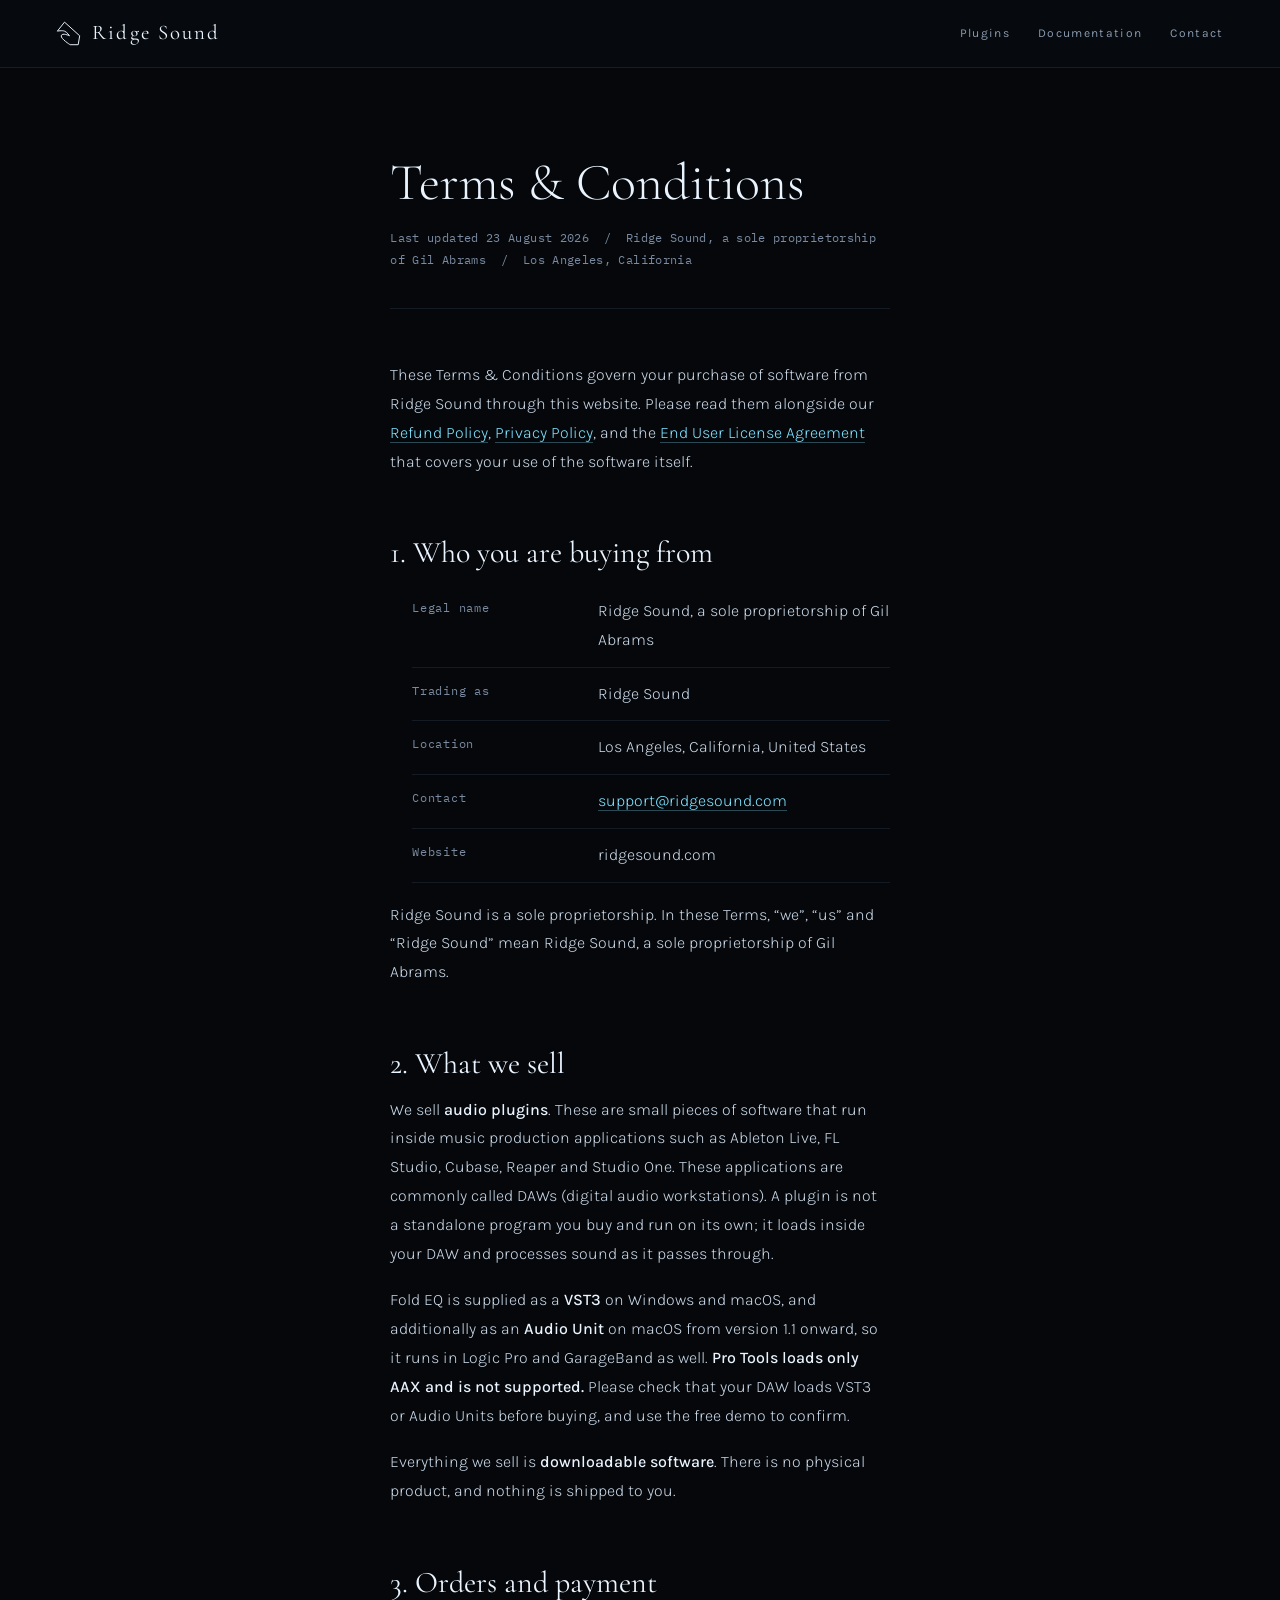
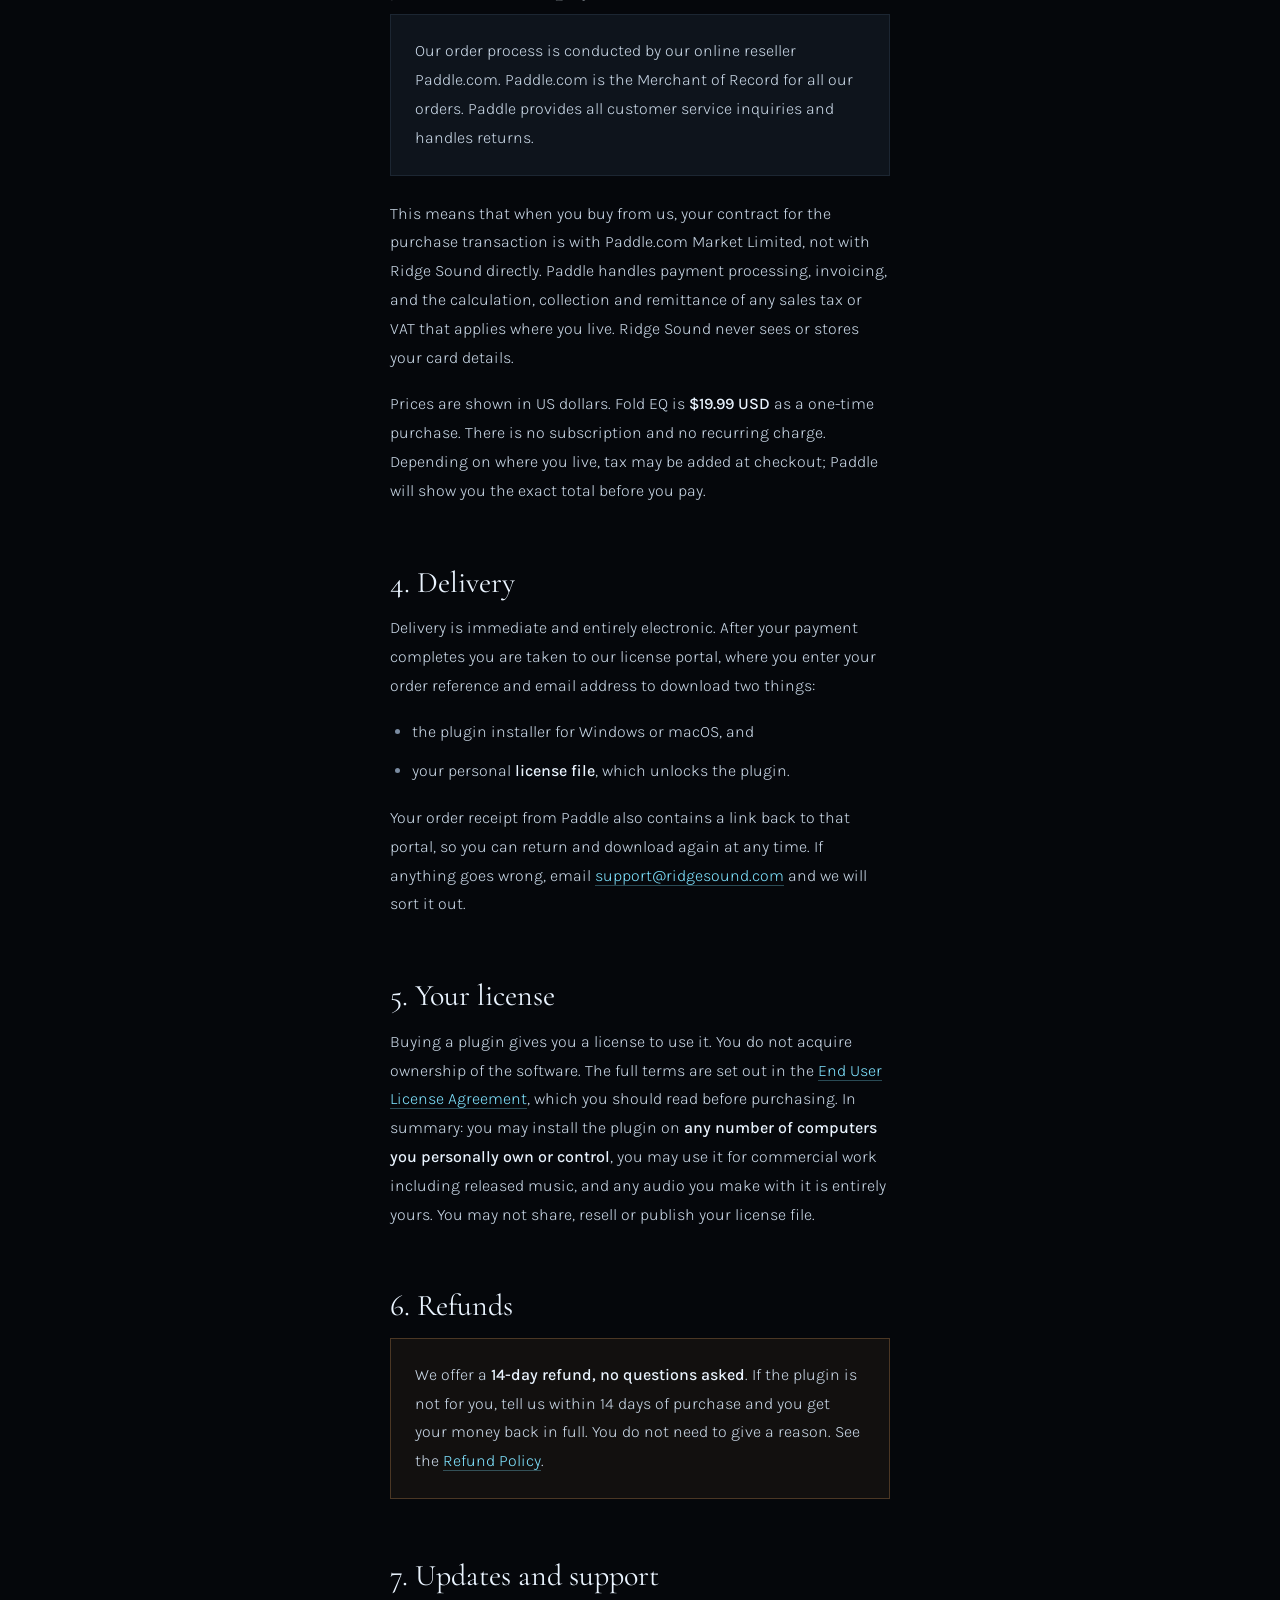
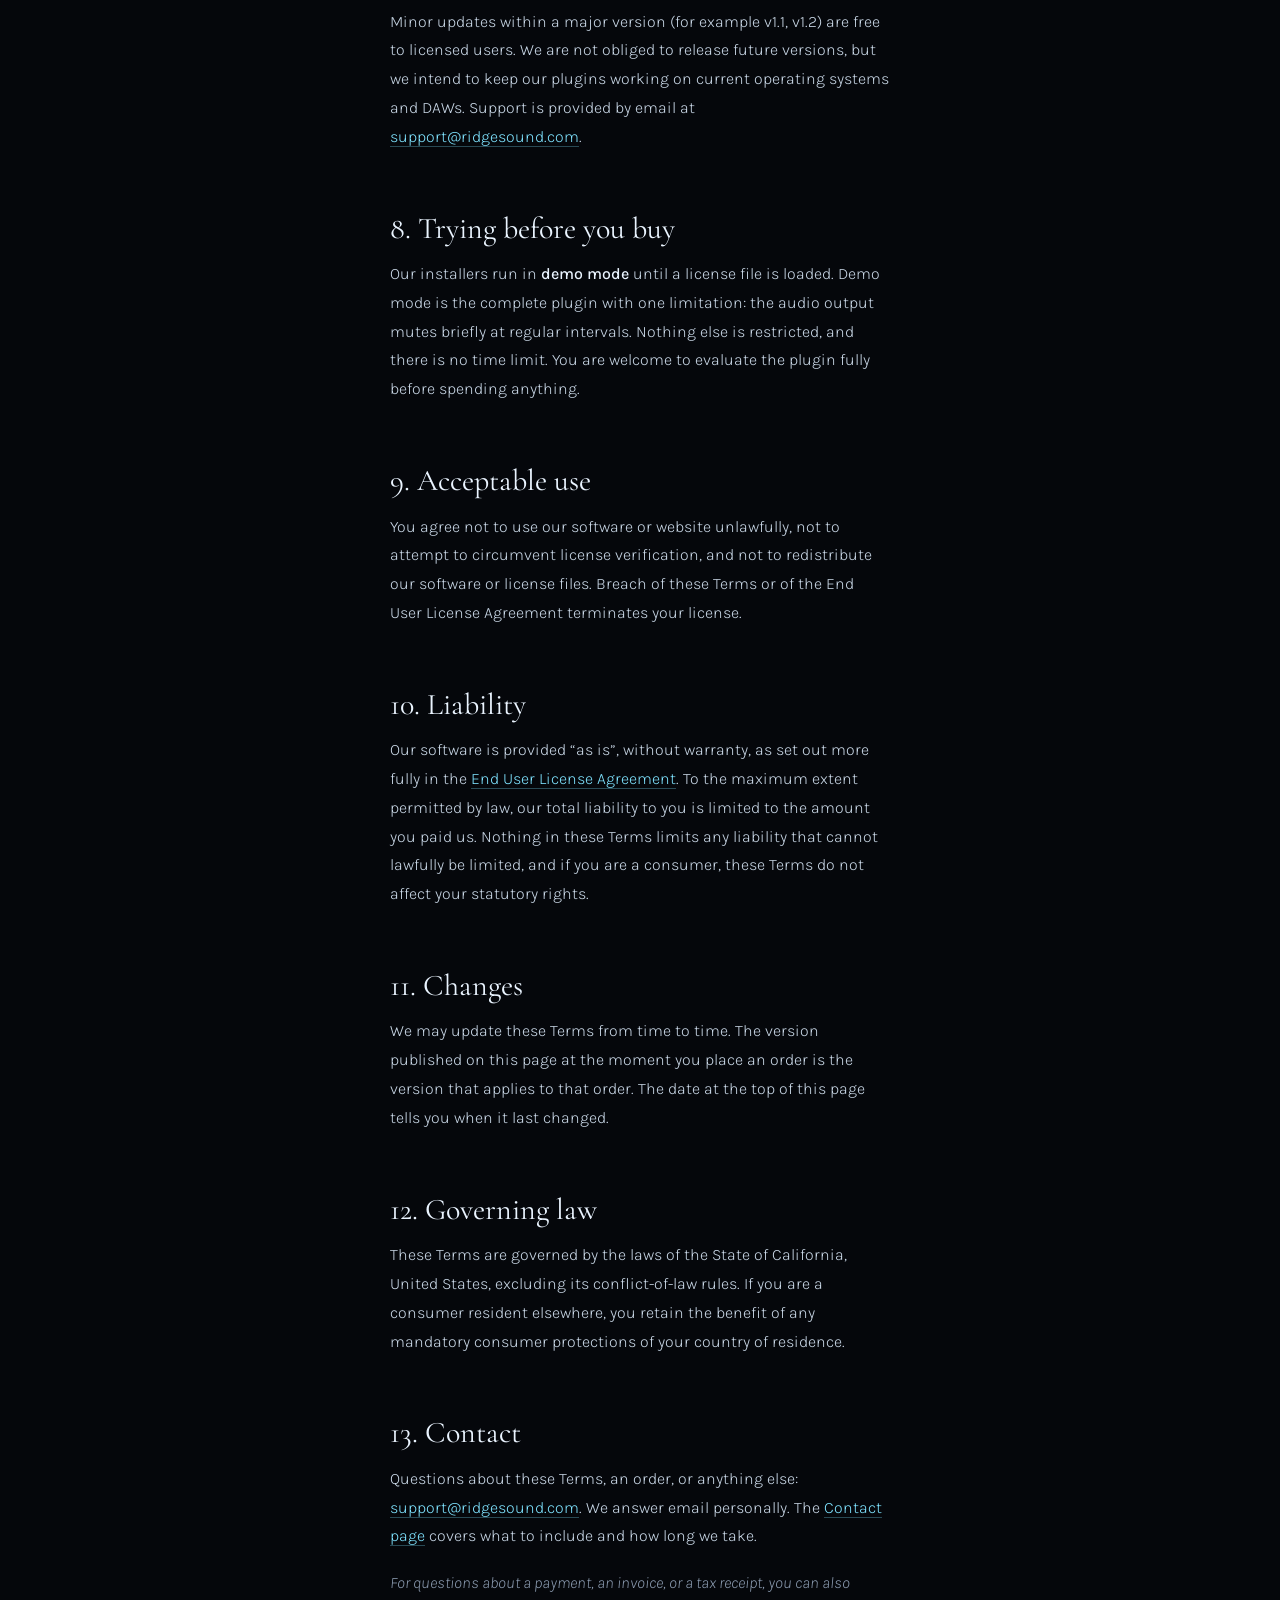
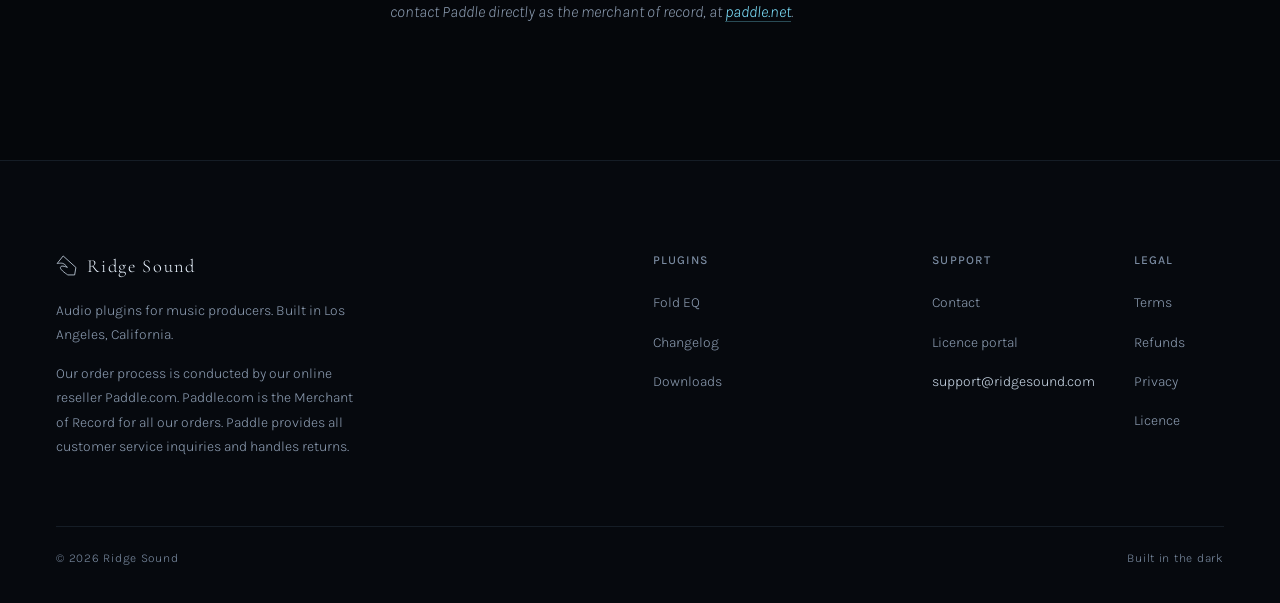
<file: terms.html>
<!DOCTYPE html>
<html lang="en">
<head>
<meta charset="utf-8" />
<meta name="viewport" content="width=device-width, initial-scale=1, viewport-fit=cover" />
<title>Terms & Conditions &middot; Ridge Sound</title>
<meta name="description" content="Terms and conditions for purchasing Ridge Sound audio plugins." />
<meta name="theme-color" content="#05070b" />
<link rel="preload" href="assets/fonts/cormorant.woff2" as="font" type="font/woff2" crossorigin />
<link rel="preload" href="assets/fonts/karla.woff2" as="font" type="font/woff2" crossorigin />
<link rel="stylesheet" href="assets/site.css" />
<link rel="icon" href="/favicon.ico" sizes="any">
<link rel="icon" href="/favicon.svg" type="image/svg+xml">
<link rel="apple-touch-icon" href="/apple-touch-icon.png">

<!-- Meta Pixel -->
<script>
!function(f,b,e,v,n,t,s)
{if(f.fbq)return;n=f.fbq=function(){n.callMethod?
n.callMethod.apply(n,arguments):n.queue.push(arguments)};
if(!f._fbq)f._fbq=n;n.push=n;n.loaded=!0;n.version='2.0';
n.queue=[];t=b.createElement(e);t.async=!0;
t.src=v;s=b.getElementsByTagName(e)[0];
s.parentNode.insertBefore(t,s)}(window, document,'script',
'https://connect.facebook.net/en_US/fbevents.js');
fbq('init', '2090686235657149');
fbq('track', 'PageView');
</script>
<noscript><img height="1" width="1" style="display:none" alt=""
src="https://www.facebook.com/tr?id=2090686235657149&amp;ev=PageView&amp;noscript=1" /></noscript>
<!-- End Meta Pixel -->

<!-- FirstPromoter -->
<script>(function(w){w.fpr=w.fpr||function(){w.fpr.q = w.fpr.q||[];w.fpr.q[arguments[0]=='set'?'unshift':'push'](arguments);};})(window);
fpr("init", {cid:"9q4dptf9"});
fpr("click");
</script>
<script src="https://cdn.firstpromoter.com/fpr.js" async></script>
<!-- End FirstPromoter -->
</head>
<body>

<a class="skip" href="#doc">Skip to content</a>

<header class="nav nav--sticky">
  <a class="brand" href="./" aria-label="Ridge Sound home">
    <svg class="mark" viewBox="-9 -9 282 282" aria-hidden="true"><path d="M50.2123 158.173C58.7762 117.306 143.212 158.173 143.212 158.173C143.212 158.173 119.698 119.165 87.2123 105.529C61.0053 94.5293 6.21234 105.529 6.21234 105.529L87.2123 3.64041L258.212 158.173L241.212 258.529H150.212C150.212 258.529 43.2803 191.253 50.2123 158.173Z" fill="none" stroke="currentColor" stroke-width="11" stroke-linejoin="round"/></svg>
    <span class="brand-text">Ridge Sound</span>
  </a>
  <button class="menu-btn" id="menuBtn" aria-expanded="false" aria-controls="navlinks" aria-label="Menu">
    <svg class="open" viewBox="0 0 24 24" fill="none" stroke="currentColor" stroke-width="1.7" aria-hidden="true"><path d="M3 6h18M3 12h18M3 18h18"/></svg>
    <svg class="close" viewBox="0 0 24 24" fill="none" stroke="currentColor" stroke-width="1.7" aria-hidden="true"><path d="M5 5l14 14M19 5L5 19"/></svg>
  </button>
  <nav class="links" id="navlinks" aria-label="Primary">
    <a href="./#plugins">Plugins</a>
    <a href="./#docs">Documentation</a>
    <a href="contact.html">Contact</a>
  </nav>
</header>

<main class="doc" id="doc">
  <h1>Terms &amp; Conditions</h1>
  <p class="updated">Last updated 23 August 2026 &nbsp;/&nbsp; Ridge Sound, a sole proprietorship of Gil Abrams &nbsp;/&nbsp; Los Angeles, California</p>

  <p>These Terms &amp; Conditions govern your purchase of software from Ridge Sound
  through this website. Please read them alongside our
  <a href="refunds.html">Refund Policy</a>, <a href="privacy.html">Privacy Policy</a>,
  and the <a href="eula.html">End User License Agreement</a> that covers your use of the
  software itself.</p>

  <h2>1. Who you are buying from</h2>
  <ul class="kv">
    <li><b>Legal name</b><span>Ridge Sound, a sole proprietorship of Gil Abrams</span></li>
    <li><b>Trading as</b><span>Ridge Sound</span></li>
    <li><b>Location</b><span>Los Angeles, California, United States</span></li>
    <li><b>Contact</b><span><a href="mailto:support@ridgesound.com">support@ridgesound.com</a></span></li>
    <li><b>Website</b><span>ridgesound.com</span></li>
  </ul>
  <p>Ridge Sound is a sole proprietorship. In these Terms, &ldquo;we&rdquo;, &ldquo;us&rdquo;
  and &ldquo;Ridge Sound&rdquo; mean Ridge Sound, a sole proprietorship of Gil Abrams.</p>

  <h2>2. What we sell</h2>
  <p>We sell <strong>audio plugins</strong>. These are small pieces of software that run inside
  music production applications such as Ableton Live, FL Studio, Cubase, Reaper and Studio One.
  These applications are commonly called DAWs (digital audio workstations). A plugin
  is not a standalone program you buy and run on its own; it loads inside your DAW and processes
  sound as it passes through.</p>
  <p>Fold EQ is supplied as a <strong>VST3</strong> on Windows and macOS, and additionally as an
  <strong>Audio Unit</strong> on macOS from version 1.1 onward, so it runs in Logic Pro and
  GarageBand as well. <strong>Pro Tools loads only AAX and is not supported.</strong> Please check
  that your DAW loads VST3 or Audio Units before buying, and use the free demo to confirm.</p>
  <p>Everything we sell is <strong>downloadable software</strong>. There is no physical product,
  and nothing is shipped to you.</p>

  <h2>3. Orders and payment</h2>
  <div class="callout">
    <p>Our order process is conducted by our online reseller Paddle.com. Paddle.com is the Merchant of Record for all our orders. Paddle provides all customer service inquiries and handles returns.</p>
  </div>
  <p>This means that when you buy from us, your contract for the purchase transaction is with
  Paddle.com Market Limited, not with Ridge Sound directly. Paddle handles payment processing,
  invoicing, and the calculation, collection and remittance of any sales tax or VAT that applies
  where you live. Ridge Sound never sees or stores your card details.</p>
  <p>Prices are shown in US dollars. Fold EQ is <strong>$19.99 USD</strong> as a one-time purchase.
  There is no subscription and no recurring charge. Depending on where you live, tax may be added
  at checkout; Paddle will show you the exact total before you pay.</p>

  <h2>4. Delivery</h2>
  <p>Delivery is immediate and entirely electronic. After your payment completes you are taken to
  our license portal, where you enter your order reference and email address to download two things:</p>
  <ul>
    <li>the plugin installer for Windows or macOS, and</li>
    <li>your personal <strong>license file</strong>, which unlocks the plugin.</li>
  </ul>
  <p>Your order receipt from Paddle also contains a link back to that portal, so you can return and
  download again at any time. If anything goes wrong, email
  <a href="mailto:support@ridgesound.com">support@ridgesound.com</a> and we will sort it out.</p>

  <h2>5. Your license</h2>
  <p>Buying a plugin gives you a license to use it. You do not acquire ownership of the
  software. The full terms are set out in the
  <a href="eula.html">End User License Agreement</a>, which you should read before purchasing.
  In summary: you may install the plugin on <strong>any number of computers you personally own or
  control</strong>, you may use it for commercial work including released music, and any audio you
  make with it is entirely yours. You may not share, resell or publish your license file.</p>

  <h2>6. Refunds</h2>
  <div class="callout warm">
    <p>We offer a <strong>14-day refund, no questions asked</strong>. If the plugin is
    not for you, tell us within 14 days of purchase and you get your money back in full.
    You do not need to give a reason. See the <a href="refunds.html">Refund Policy</a>.</p>
  </div>

  <h2>7. Updates and support</h2>
  <p>Minor updates within a major version (for example v1.1, v1.2) are free to licensed users.
  We are not obliged to release future versions, but we intend to keep our plugins working on
  current operating systems and DAWs. Support is provided by email at
  <a href="mailto:support@ridgesound.com">support@ridgesound.com</a>.</p>

  <h2>8. Trying before you buy</h2>
  <p>Our installers run in <strong>demo mode</strong> until a license file is loaded. Demo mode is
  the complete plugin with one limitation: the audio output mutes briefly at regular intervals.
  Nothing else is restricted, and there is no time limit. You are welcome to evaluate the plugin
  fully before spending anything.</p>

  <h2>9. Acceptable use</h2>
  <p>You agree not to use our software or website unlawfully, not to attempt to circumvent license
  verification, and not to redistribute our software or license files. Breach of these Terms or of
  the End User License Agreement terminates your license.</p>

  <h2>10. Liability</h2>
  <p>Our software is provided &ldquo;as is&rdquo;, without warranty, as set out more fully in the
  <a href="eula.html">End User License Agreement</a>. To the maximum extent permitted by law, our
  total liability to you is limited to the amount you paid us. Nothing in these Terms limits any
  liability that cannot lawfully be limited, and if you are a consumer, these Terms do not affect
  your statutory rights.</p>

  <h2>11. Changes</h2>
  <p>We may update these Terms from time to time. The version published on this page at the moment
  you place an order is the version that applies to that order. The date at the top of this page
  tells you when it last changed.</p>

  <h2>12. Governing law</h2>
  <p>These Terms are governed by the laws of the State of California, United States, excluding its
  conflict-of-law rules. If you are a consumer resident elsewhere, you retain the benefit of any
  mandatory consumer protections of your country of residence.</p>

  <h2>13. Contact</h2>
  <p>Questions about these Terms, an order, or anything else:
  <a href="mailto:support@ridgesound.com">support@ridgesound.com</a>. We answer email personally. The <a href="contact.html">Contact page</a> covers what to
  include and how long we take.</p>
  <p><em>For questions about a payment, an invoice, or a tax receipt, you can also contact Paddle
  directly as the merchant of record, at
  <a href="https://paddle.net" rel="noopener">paddle.net</a>.</em></p>

</main>

<footer class="foot">
  <div class="foot-in">
    <div>
      <div class="foot-brand"><svg class="mark" viewBox="-9 -9 282 282" aria-hidden="true"><path d="M50.2123 158.173C58.7762 117.306 143.212 158.173 143.212 158.173C143.212 158.173 119.698 119.165 87.2123 105.529C61.0053 94.5293 6.21234 105.529 6.21234 105.529L87.2123 3.64041L258.212 158.173L241.212 258.529H150.212C150.212 258.529 43.2803 191.253 50.2123 158.173Z" fill="none" stroke="currentColor" stroke-width="11" stroke-linejoin="round"/></svg><span>Ridge Sound</span></div>
      <p>Audio plugins for music producers. Built in Los Angeles, California.</p>
      <p class="mor">Our order process is conducted by our online reseller Paddle.com. Paddle.com is the Merchant of Record for all our orders. Paddle provides all customer service inquiries and handles returns.</p>
    </div>
    <div>
      <h2>Plugins</h2>
      <ul>
        <li><a href="./#plugins">Fold EQ</a></li>
        <li><a href="changelog.html">Changelog</a></li>
        <li><a href="downloads.html">Downloads</a></li>
      </ul>
    </div>
    <div class="foot-cols">
      <div>
        <h2>Support</h2>
        <ul>
          <li><a href="contact.html">Contact</a></li>
          <li><a href="https://license.ridgesound.com">Licence portal</a></li>
          <li><a class="lnk" href="mailto:support@ridgesound.com">support@ridgesound.com</a></li>
        </ul>
      </div>
      <div>
        <h2>Legal</h2>
        <ul>
          <li><a href="terms.html">Terms</a></li>
          <li><a href="refunds.html">Refunds</a></li>
          <li><a href="privacy.html">Privacy</a></li>
          <li><a href="eula.html">Licence</a></li>
        </ul>
      </div>
    </div>
  </div>
  <div class="foot-bot">
    <span>&copy; 2026 Ridge Sound</span>
    <span>Built in the dark</span>
  </div>
</footer>

<script>
(function(){
  var nav=document.querySelector('.nav'), btn=document.getElementById('menuBtn');
  if(!nav||!btn) return;
  btn.addEventListener('click',function(e){
    e.stopPropagation();
    var open=nav.classList.toggle('menu-open');
    btn.setAttribute('aria-expanded', open?'true':'false');
  });
  document.addEventListener('click',function(){
    nav.classList.remove('menu-open'); btn.setAttribute('aria-expanded','false');
  });
  document.addEventListener('keydown',function(e){
    if(e.key==='Escape'){ nav.classList.remove('menu-open'); btn.setAttribute('aria-expanded','false'); }
  });
})();
</script>

</body>
</html>
</file>
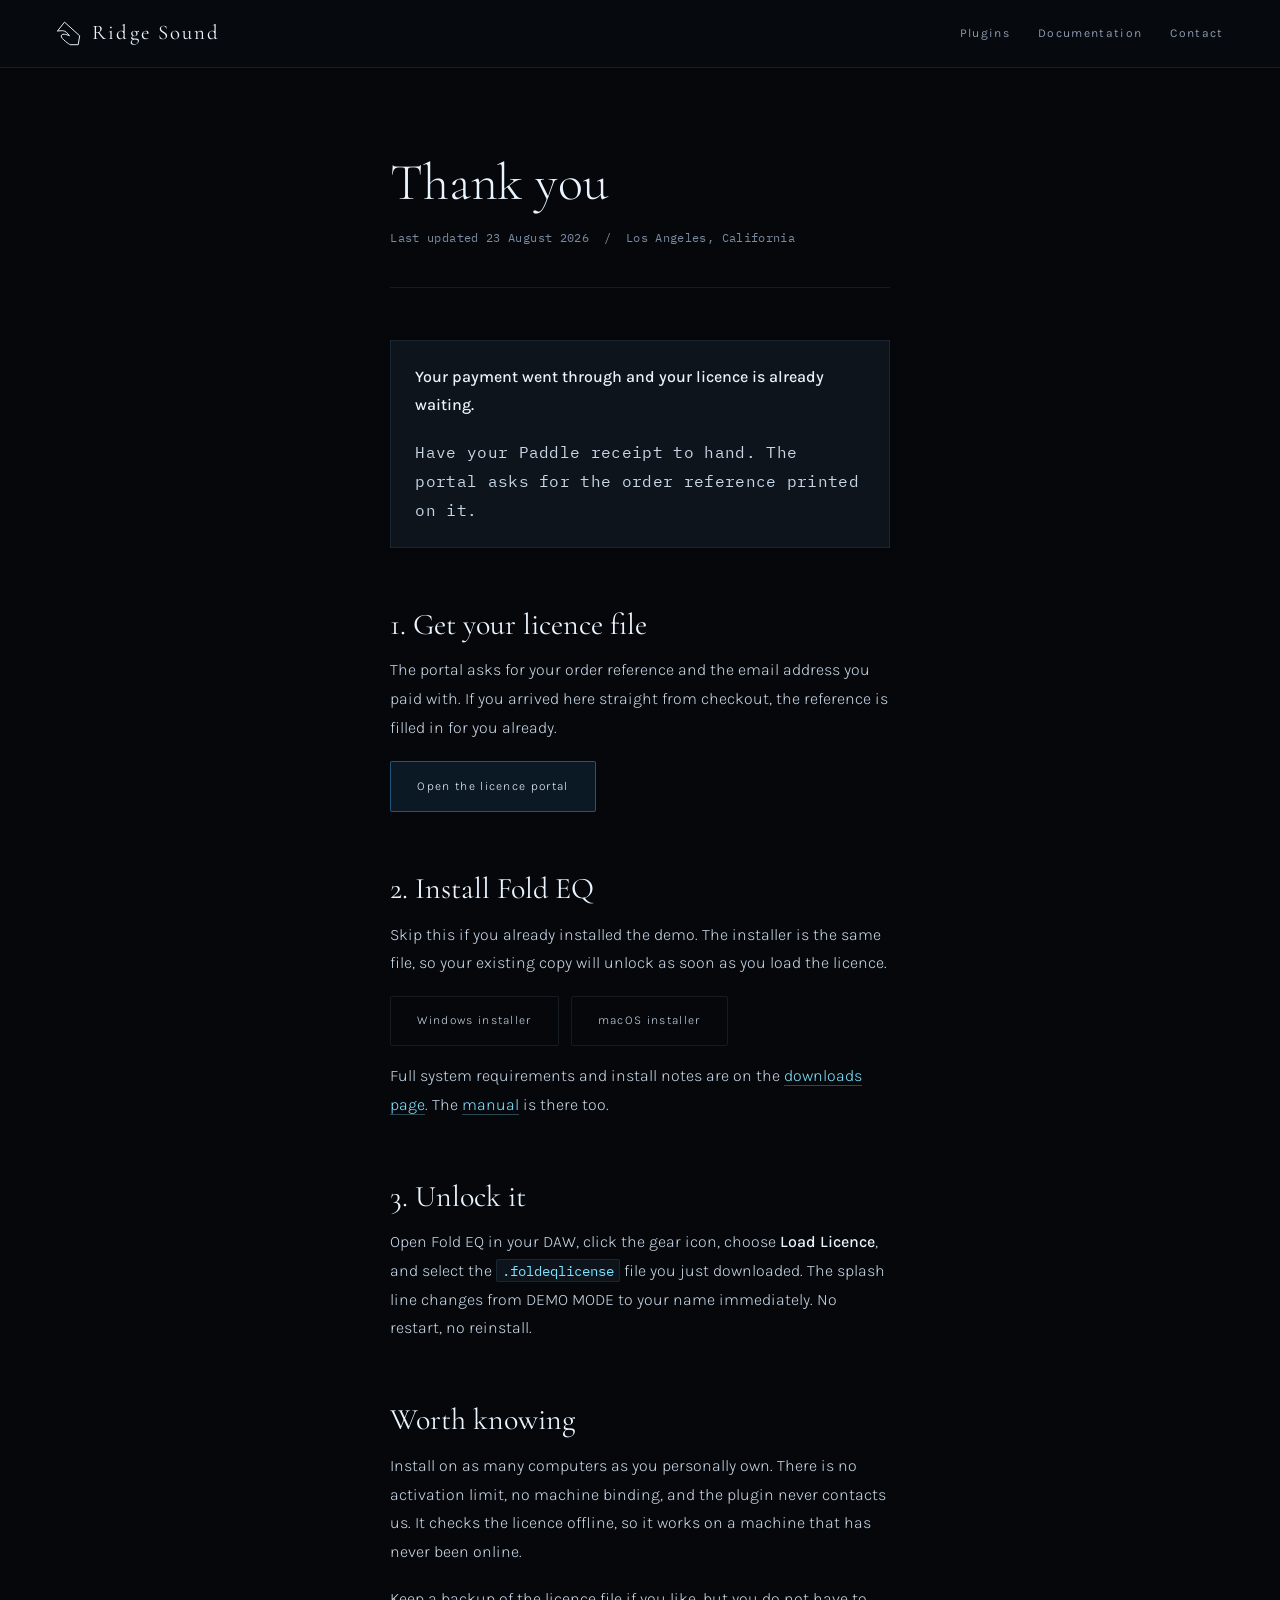
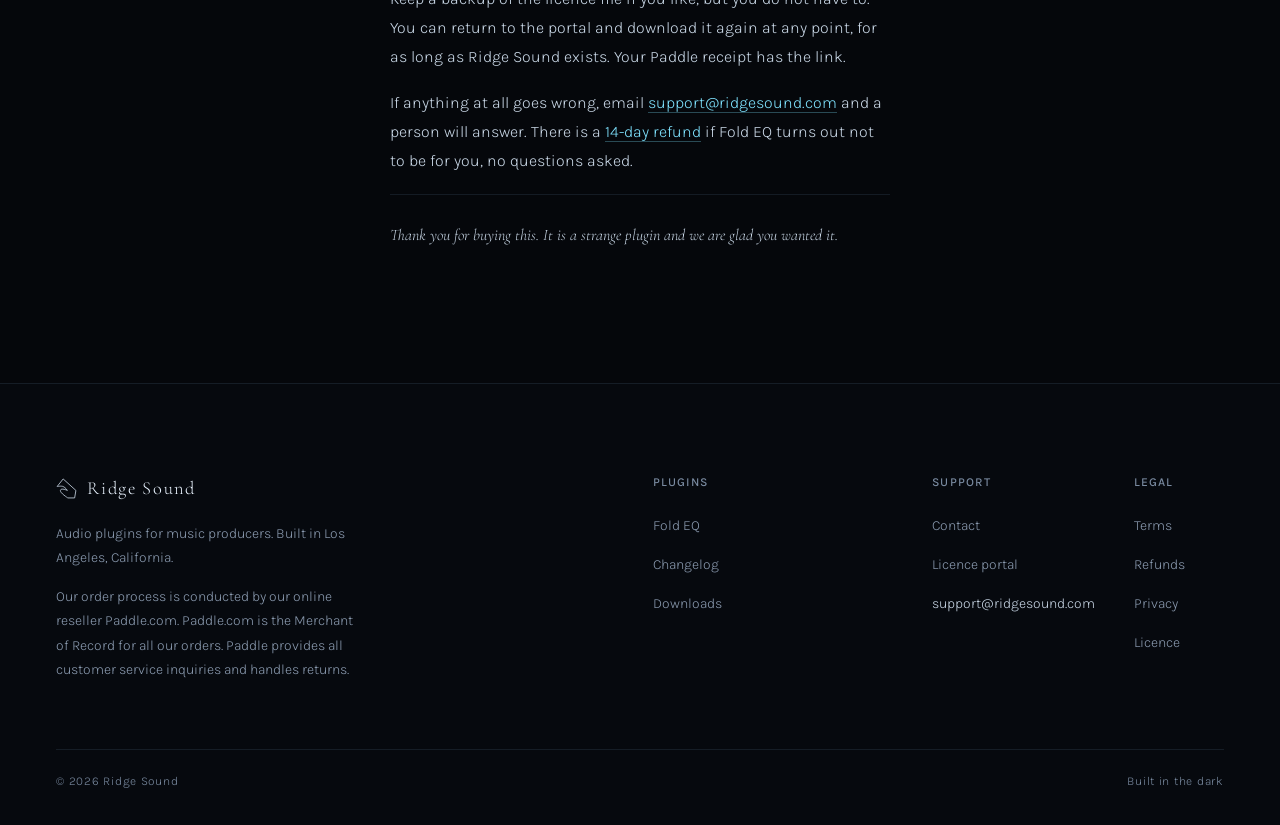
<file: thanks.html>
<!DOCTYPE html>
<html lang="en">
<head>
<meta charset="utf-8" />
<meta name="viewport" content="width=device-width, initial-scale=1, viewport-fit=cover" />
<title>Thank you &middot; Ridge Sound</title>
<meta name="robots" content="noindex" />
<meta name="description" content="Your Fold EQ licence and installers." />
<meta name="theme-color" content="#05070b" />
<link rel="preload" href="assets/fonts/cormorant.woff2" as="font" type="font/woff2" crossorigin />
<link rel="preload" href="assets/fonts/karla.woff2" as="font" type="font/woff2" crossorigin />
<link rel="stylesheet" href="assets/site.css" />
<style>
.order{font-family:var(--mono);font-size:var(--t-small);letter-spacing:.02em;color:var(--txt-dim);font-variant-numeric:tabular-nums}
.order b{color:var(--txt-hi);font-weight:500}
.dl-row{display:flex;gap:12px;flex-wrap:wrap;margin:0 0 16px}
.fine{font-size:var(--t-small);color:var(--txt-dim)}
.sign{margin-top:40px;padding-top:26px;border-top:1px solid var(--line);
      font-family:var(--display);font-style:italic;font-size:1.35rem;color:var(--txt-dim)}
</style>

<link rel="icon" href="/favicon.ico" sizes="any">
<link rel="icon" href="/favicon.svg" type="image/svg+xml">
<link rel="apple-touch-icon" href="/apple-touch-icon.png">

<!-- Meta Pixel -->
<script>
!function(f,b,e,v,n,t,s)
{if(f.fbq)return;n=f.fbq=function(){n.callMethod?
n.callMethod.apply(n,arguments):n.queue.push(arguments)};
if(!f._fbq)f._fbq=n;n.push=n;n.loaded=!0;n.version='2.0';
n.queue=[];t=b.createElement(e);t.async=!0;
t.src=v;s=b.getElementsByTagName(e)[0];
s.parentNode.insertBefore(t,s)}(window, document,'script',
'https://connect.facebook.net/en_US/fbevents.js');
fbq('init', '2090686235657149');
fbq('track', 'PageView');
</script>
<noscript><img height="1" width="1" style="display:none" alt=""
src="https://www.facebook.com/tr?id=2090686235657149&amp;ev=PageView&amp;noscript=1" /></noscript>
<!-- End Meta Pixel -->

<!-- FirstPromoter -->
<script>(function(w){w.fpr=w.fpr||function(){w.fpr.q = w.fpr.q||[];w.fpr.q[arguments[0]=='set'?'unshift':'push'](arguments);};})(window);
fpr("init", {cid:"9q4dptf9"});
fpr("click");
</script>
<script src="https://cdn.firstpromoter.com/fpr.js" async></script>
<!-- End FirstPromoter -->
</head>
<body>

<a class="skip" href="#doc">Skip to content</a>

<header class="nav nav--sticky">
  <a class="brand" href="./" aria-label="Ridge Sound home">
    <svg class="mark" viewBox="-9 -9 282 282" aria-hidden="true"><path d="M50.2123 158.173C58.7762 117.306 143.212 158.173 143.212 158.173C143.212 158.173 119.698 119.165 87.2123 105.529C61.0053 94.5293 6.21234 105.529 6.21234 105.529L87.2123 3.64041L258.212 158.173L241.212 258.529H150.212C150.212 258.529 43.2803 191.253 50.2123 158.173Z" fill="none" stroke="currentColor" stroke-width="11" stroke-linejoin="round"/></svg>
    <span class="brand-text">Ridge Sound</span>
  </a>
  <button class="menu-btn" id="menuBtn" aria-expanded="false" aria-controls="navlinks" aria-label="Menu">
    <svg class="open" viewBox="0 0 24 24" fill="none" stroke="currentColor" stroke-width="1.7" aria-hidden="true"><path d="M3 6h18M3 12h18M3 18h18"/></svg>
    <svg class="close" viewBox="0 0 24 24" fill="none" stroke="currentColor" stroke-width="1.7" aria-hidden="true"><path d="M5 5l14 14M19 5L5 19"/></svg>
  </button>
  <nav class="links" id="navlinks" aria-label="Primary">
    <a href="./#plugins">Plugins</a>
    <a href="./#docs">Documentation</a>
    <a href="contact.html">Contact</a>
  </nav>
</header>

<main class="doc" id="doc">
  <h1>Thank you</h1>
  <p class="updated">Last updated 23 August 2026 &nbsp;/&nbsp; Los Angeles, California</p>

  <div class="callout">
    <p><strong>Your payment went through and your licence is already waiting.</strong></p>
    <p id="orderline" class="order">Looking up your order reference.</p>
  </div>

  <h2>1. Get your licence file</h2>
  <p>The portal asks for your order reference and the email address you paid with. If you arrived
  here straight from checkout, the reference is filled in for you already.</p>
  <p><a class="btn" id="licbtn" href="https://license.ridgesound.com">Open the licence portal</a></p>

  <h2>2. Install Fold EQ</h2>
  <p>Skip this if you already installed the demo. The installer is the same file, so your existing
  copy will unlock as soon as you load the licence.</p>
  <div class="dl-row">
    <a class="btn btn-ghost" href="downloads/FoldEQ-Setup-v1.1-Windows.exe" download>Windows installer</a>
    <a class="btn btn-ghost" href="downloads/FoldEQ-v1.1-macOS.pkg" download>macOS installer</a>
  </div>
  <p class="fine">Full system requirements and install notes are on the
  <a href="downloads.html">downloads page</a>. The
  <a href="downloads/FoldEQ-Manual-v1.0.pdf">manual</a> is there too.</p>

  <h2>3. Unlock it</h2>
  <p>Open Fold EQ in your DAW, click the gear icon, choose <strong>Load Licence</strong>, and select
  the <code>.foldeqlicense</code> file you just downloaded. The splash line changes from DEMO MODE
  to your name immediately. No restart, no reinstall.</p>

  <h2>Worth knowing</h2>
  <p>Install on as many computers as you personally own. There is no activation limit, no machine
  binding, and the plugin never contacts us. It checks the licence offline, so it works on a machine
  that has never been online.</p>
  <p>Keep a backup of the licence file if you like, but you do not have to. You can return to the
  portal and download it again at any point, for as long as Ridge Sound exists. Your Paddle receipt
  has the link.</p>
  <p>If anything at all goes wrong, email <a href="mailto:support@ridgesound.com">support@ridgesound.com</a> and a
  person will answer. There is a <a href="refunds.html">14-day refund</a> if Fold EQ
  turns out not to be for you, no questions asked.</p>

  <p class="sign">Thank you for buying this. It is a strange plugin and we are glad you wanted it.</p>

</main>

<footer class="foot">
  <div class="foot-in">
    <div>
      <div class="foot-brand"><svg class="mark" viewBox="-9 -9 282 282" aria-hidden="true"><path d="M50.2123 158.173C58.7762 117.306 143.212 158.173 143.212 158.173C143.212 158.173 119.698 119.165 87.2123 105.529C61.0053 94.5293 6.21234 105.529 6.21234 105.529L87.2123 3.64041L258.212 158.173L241.212 258.529H150.212C150.212 258.529 43.2803 191.253 50.2123 158.173Z" fill="none" stroke="currentColor" stroke-width="11" stroke-linejoin="round"/></svg><span>Ridge Sound</span></div>
      <p>Audio plugins for music producers. Built in Los Angeles, California.</p>
      <p class="mor">Our order process is conducted by our online reseller Paddle.com. Paddle.com is the Merchant of Record for all our orders. Paddle provides all customer service inquiries and handles returns.</p>
    </div>
    <div>
      <h2>Plugins</h2>
      <ul>
        <li><a href="./#plugins">Fold EQ</a></li>
        <li><a href="changelog.html">Changelog</a></li>
        <li><a href="downloads.html">Downloads</a></li>
      </ul>
    </div>
    <div class="foot-cols">
      <div>
        <h2>Support</h2>
        <ul>
          <li><a href="contact.html">Contact</a></li>
          <li><a href="https://license.ridgesound.com">Licence portal</a></li>
          <li><a class="lnk" href="mailto:support@ridgesound.com">support@ridgesound.com</a></li>
        </ul>
      </div>
      <div>
        <h2>Legal</h2>
        <ul>
          <li><a href="terms.html">Terms</a></li>
          <li><a href="refunds.html">Refunds</a></li>
          <li><a href="privacy.html">Privacy</a></li>
          <li><a href="eula.html">Licence</a></li>
        </ul>
      </div>
    </div>
  </div>
  <div class="foot-bot">
    <span>&copy; 2026 Ridge Sound</span>
    <span>Built in the dark</span>
  </div>
</footer>

<script>
(function(){
  var nav=document.querySelector('.nav'), btn=document.getElementById('menuBtn');
  if(!nav||!btn) return;
  btn.addEventListener('click',function(e){
    e.stopPropagation();
    var open=nav.classList.toggle('menu-open');
    btn.setAttribute('aria-expanded', open?'true':'false');
  });
  document.addEventListener('click',function(){
    nav.classList.remove('menu-open'); btn.setAttribute('aria-expanded','false');
  });
  document.addEventListener('keydown',function(e){
    if(e.key==='Escape'){ nav.classList.remove('menu-open'); btn.setAttribute('aria-expanded','false'); }
  });
})();
</script>


<script>
(function () {
  var txn = new URLSearchParams(window.location.search).get('_ptxn');
  var line = document.getElementById('orderline');
  var btn  = document.getElementById('licbtn');
  if (txn && /^[A-Za-z0-9_-]{1,64}$/.test(txn)) {
    btn.href = btn.href.replace(/\/?$/, '') + '/?_ptxn=' + encodeURIComponent(txn);
    line.innerHTML = 'Order reference <b>' + txn.replace(/[<>&]/g, '') + '</b>. The portal will fill this in for you.';
  } else {
    line.textContent = 'Have your Paddle receipt to hand. The portal asks for the order reference printed on it.';
  }
})();
</script>

</body>
</html>
</file>
<file: assets/site.css>
/* ============================================================
   Ridge Sound. Single shared foundation for every page.
   Tokens, faces, reset, browser surfaces, nav, buttons, footer,
   and the long-form document shell. Page-specific CSS stays in
   the page. There is exactly one copy of the token block.
   ============================================================ */

@font-face{font-family:'Cormorant';font-style:normal;font-weight:300 700;font-display:swap;src:url(fonts/cormorant.woff2) format('woff2')}
@font-face{font-family:'Cormorant';font-style:italic;font-weight:300 700;font-display:swap;src:url(fonts/cormorant-italic.woff2) format('woff2')}
@font-face{font-family:'Karla';font-style:normal;font-weight:200 800;font-display:swap;src:url(fonts/karla.woff2) format('woff2')}
@font-face{font-family:'Karla';font-style:italic;font-weight:200 800;font-display:swap;src:url(fonts/karla-italic.woff2) format('woff2')}
@font-face{font-family:'PlexMono';font-style:normal;font-weight:400;font-display:swap;src:url(fonts/plexmono-400.woff2) format('woff2')}
@font-face{font-family:'PlexMono';font-style:normal;font-weight:500;font-display:swap;src:url(fonts/plexmono-500.woff2) format('woff2')}

:root{
  /* ---- ground ---- */
  --bg-0:#05070b;
  --bg-1:#0a0e14;
  --bg-2:#0e141c;
  --bg-3:#131a24;

  --line:rgba(126,160,196,.13);
  --line-mid:rgba(126,160,196,.24);
  --line-hot:rgba(63,169,245,.42);

  /* ---- ink. every value clears 4.5:1 on --bg-0 and on --bg-3 ---- */
  --txt:#c8d6e5;
  --txt-hi:#eaf4ff;
  --txt-dim:#8b9bb0;
  --txt-faint:#7a8ba1;

  --cyan:#3fa9f5;
  --ice:#7fe3ff;
  --warm:#ffb46b;

  /* ---- faces ----
     Cormorant carries display and title. Karla carries everything a
     person reads or clicks. PlexMono is reserved for data: measurements,
     identifiers, file sizes, hashes, dates. Not for atmosphere.        */
  --display:'Cormorant',Georgia,'Times New Roman',serif;
  --text:'Karla',-apple-system,BlinkMacSystemFont,'Segoe UI',sans-serif;
  --mono:'PlexMono',ui-monospace,'SF Mono',Menlo,monospace;

  /* ---- scale. 12 / 14 / 16 / 18 then fluid above ---- */
  --t-display:clamp(2.6rem, 7.6vw, 6rem);
  --t-title:clamp(2rem, 4.4vw, 3.25rem);
  --t-head:clamp(1.5rem, 2.6vw, 1.875rem);
  --t-lead:1.125rem;
  --t-body:1rem;
  --t-small:0.875rem;
  --t-label:0.75rem;

  --nav-h:68px;
  --gut:clamp(20px,4.4vw,72px);
  --maxw:1320px;
  --ease:cubic-bezier(.22,.61,.36,1);
}

*,*::before,*::after{box-sizing:border-box}

html{
  scroll-behavior:smooth;
  -webkit-text-size-adjust:100%;
  /* browser surfaces the design owns */
  color-scheme:dark;
  scrollbar-color:var(--line-mid) var(--bg-0);
  scrollbar-width:thin;
}
::-webkit-scrollbar{width:11px;height:11px}
::-webkit-scrollbar-track{background:var(--bg-0)}
::-webkit-scrollbar-thumb{background:#1d2836;border:3px solid var(--bg-0);border-radius:99px}
::-webkit-scrollbar-thumb:hover{background:#2a3a4d}

body{
  margin:0;
  background:var(--bg-0);
  color:var(--txt);
  font-family:var(--text);
  font-weight:300;
  font-size:var(--t-body);
  line-height:1.65;
  caret-color:var(--ice);
  -webkit-font-smoothing:antialiased;
  -moz-osx-font-smoothing:grayscale;
  overflow-x:hidden;
}

img,svg,video{display:block;max-width:100%}
a{color:inherit;text-decoration:none}
button{font:inherit;color:inherit;background:none;border:0;cursor:pointer}
::selection{background:rgba(63,169,245,.26);color:var(--txt-hi)}
:focus-visible{outline:1px solid var(--ice);outline-offset:3px}

/* data: identifiers, sizes, hashes, dates, prices */
.mono{
  font-family:var(--mono);font-weight:400;
  font-size:var(--t-label);letter-spacing:.1em;
  font-variant-numeric:tabular-nums;
}
.mono--caps{text-transform:uppercase;letter-spacing:.16em}

.skip{
  position:absolute;left:-9999px;top:0;z-index:100;padding:13px 18px;
  background:var(--bg-3);color:var(--txt-hi);border:1px solid var(--line-hot);
  font-size:var(--t-label);letter-spacing:.1em;
}
.skip:focus{left:var(--gut);top:12px}

/* ============================ NAV ============================ */
.nav{
  height:var(--nav-h);
  display:flex;align-items:center;
  padding:0 var(--gut);
}
.nav--sticky{position:sticky;top:0;z-index:50;background:rgba(7,10,15,.92);
  backdrop-filter:blur(12px);-webkit-backdrop-filter:blur(12px);
  border-bottom:1px solid var(--line)}
.nav{position:relative}

/* Menu button appears only when the inline links no longer fit. */
.menu-btn{
  display:none;align-items:center;justify-content:center;
  width:42px;height:42px;margin-left:auto;
  border:1px solid var(--line);border-radius:2px;background:rgba(14,20,28,.55);
  color:var(--txt);transition:border-color .3s var(--ease),color .3s var(--ease);
}
.menu-btn:hover,.nav.menu-open .menu-btn{color:var(--txt-hi);border-color:var(--line-mid)}
.menu-btn svg{width:17px;height:17px}
.menu-btn .close{display:none}
.nav.menu-open .menu-btn .open{display:none}
.nav.menu-open .menu-btn .close{display:block}

.brand{display:flex;align-items:center;gap:11px;flex:0 0 auto;padding:10px 0}
.brand .mark{width:25px;height:25px;color:var(--txt-hi);transition:transform .5s var(--ease)}
.brand:hover .mark{transform:translateY(-1px)}
.brand-text{
  font-family:var(--display);font-size:1.3rem;font-weight:400;letter-spacing:.1em;
  color:var(--txt-hi);white-space:nowrap;
}

.links{display:flex;align-items:center;gap:clamp(16px,2.2vw,32px);margin-left:auto}
.links a{
  position:relative;
  font-size:var(--t-label);font-weight:400;letter-spacing:.11em;
  color:var(--txt-dim);padding:12px 0;
  transition:color .3s var(--ease);
}
.links a::after{
  content:'';position:absolute;left:0;right:100%;bottom:6px;height:1px;
  background:var(--ice);transition:right .4s var(--ease);
}
.links a:hover{color:var(--txt-hi)}
.links a:hover::after{right:0}
.links a[aria-current="page"]{color:var(--txt-hi)}
.links a[aria-current="page"]::after{right:0}

/* ============================ BUTTONS ============================ */
.btn{
  display:inline-flex;align-items:center;justify-content:center;gap:11px;
  padding:14px 26px;border-radius:2px;
  font-size:var(--t-label);letter-spacing:.11em;
  border:1px solid var(--line-hot);color:var(--txt-hi);
  background:rgba(63,169,245,.11);
  transition:background .3s var(--ease),border-color .3s var(--ease),color .3s var(--ease);
  -webkit-tap-highlight-color:transparent;
}
.btn .arw{transition:transform .35s var(--ease)}
.btn:hover{background:rgba(63,169,245,.21);border-color:rgba(127,227,255,.75)}
.btn:hover .arw{transform:translateX(4px)}
.btn-ghost{border-color:var(--line);background:none;color:var(--txt)}
.btn-ghost:hover{border-color:var(--line-mid);background:rgba(19,26,36,.55);color:var(--txt-hi)}
.btn-soon{border-color:var(--line);background:none;color:var(--txt-faint);cursor:default}
.btn-soon:hover{background:none;border-color:var(--line);color:var(--txt-faint)}

/* ============================ DOCUMENT ============================ */
.doc{
  max-width:min(68ch, 100%);
  margin:0 auto;
  padding:clamp(48px,7vw,88px) var(--gut) clamp(64px,9vw,120px);
}
.doc h1{
  margin:0 0 18px;
  font-family:var(--display);
  font-size:var(--t-title);
  font-weight:300;letter-spacing:-.004em;line-height:1.02;
  color:var(--txt-hi);
  text-wrap:balance;
}
.doc .updated{
  margin:0 0 clamp(34px,5vw,52px);
  padding-bottom:clamp(26px,4vw,38px);
  border-bottom:1px solid var(--line);
  font-family:var(--mono);font-size:var(--t-label);letter-spacing:.03em;
  font-variant-numeric:tabular-nums;
  color:var(--txt-faint);
}
.doc h2{
  margin:clamp(42px,5vw,60px) 0 14px;
  font-family:var(--display);
  font-size:var(--t-head);
  font-weight:400;letter-spacing:0;color:var(--txt-hi);line-height:1.15;
  text-wrap:balance;
}
/* h3 separates from h2 by face, weight and case, not by a 4% size step */
.doc h3{
  margin:34px 0 10px;
  font-family:var(--text);font-size:var(--t-small);font-weight:600;
  letter-spacing:.09em;text-transform:uppercase;color:var(--txt-hi);
}
.doc p,.doc li{font-size:var(--t-body);line-height:1.8;color:var(--txt)}
.doc p{margin:0 0 18px}
.doc ul,.doc ol{margin:0 0 18px;padding-left:22px}
.doc li{margin-bottom:10px}
.doc li::marker{color:var(--txt-faint)}
.doc strong{color:var(--txt-hi);font-weight:500}
.doc em{color:var(--txt-dim)}
.doc a:not(.btn){color:var(--ice);border-bottom:1px solid rgba(127,227,255,.3);transition:border-color .3s var(--ease)}
.doc a:not(.btn):hover{border-bottom-color:var(--ice)}
.doc code{
  font-family:var(--mono);font-size:.9em;
  background:var(--bg-2);border:1px solid var(--line);border-radius:2px;padding:1px 5px;
  color:var(--ice);
}

/* a quiet inset, not an accent rail */
.callout{
  margin:0 0 24px;
  padding:22px 24px;
  border:1px solid var(--line);
  background:var(--bg-2);
}
.callout p:last-child{margin-bottom:0}
.callout.warm{border-color:rgba(255,180,107,.24);background:#12100f}

.kv{margin:0 0 18px;padding:0;list-style:none}
.kv li{display:flex;gap:16px;flex-wrap:wrap;padding:12px 0;border-bottom:1px solid var(--line);margin:0}
.kv b{
  flex:0 0 170px;color:var(--txt-faint);font-family:var(--mono);font-weight:400;
  font-size:var(--t-label);letter-spacing:.06em;
}
.kv span{flex:1 1 260px;color:var(--txt)}

/* ============================ FOOTER ============================ */
.foot{
  border-top:1px solid var(--line);
  background:rgba(8,11,16,.72);
  padding:clamp(56px,7vw,92px) var(--gut) 34px;
}
.foot-in{
  max-width:var(--maxw);margin:0 auto;
  display:grid;
  grid-template-columns:minmax(0,2.1fr) minmax(0,.85fr) minmax(0,1.15fr);
  gap:clamp(32px,5vw,76px);
}
.foot-brand{display:flex;align-items:center;gap:10px;margin-bottom:18px}
.foot-brand .mark{width:21px;height:21px;color:var(--txt)}
.foot-brand span{font-family:var(--display);font-size:1.15rem;letter-spacing:.09em;color:var(--txt-hi)}
.foot p{margin:0 0 14px;font-size:var(--t-small);line-height:1.75;color:var(--txt-dim);max-width:38ch}
.mor{font-size:var(--t-small);line-height:1.7;color:var(--txt-faint);max-width:44ch}
.foot h2{
  margin:0 0 14px;font-family:var(--text);font-size:var(--t-label);font-weight:500;
  letter-spacing:.1em;color:var(--txt-faint);text-transform:uppercase;
}
.foot ul{list-style:none;margin:0;padding:0}
.foot li{margin-bottom:2px;font-size:var(--t-small)}
.foot li a{display:inline-block;padding:7px 0;min-height:24px;color:var(--txt-dim);transition:color .3s var(--ease)}
.foot li a:hover{color:var(--txt-hi)}
.foot .lnk{color:var(--txt)}
.foot .lnk:hover{color:var(--ice)}
.foot-cols{display:grid;grid-template-columns:1fr 1fr;gap:clamp(24px,3vw,44px)}
.foot-bot{
  max-width:var(--maxw);margin:52px auto 0;padding-top:22px;border-top:1px solid var(--line);
  display:flex;justify-content:space-between;gap:18px;flex-wrap:wrap;
  font-size:var(--t-label);letter-spacing:.06em;color:var(--txt-faint);
}

.scroll{overflow-x:auto}

/* ============================ RESPONSIVE ============================ */
@media (max-width:1000px){
  .foot-in{grid-template-columns:1fr;gap:44px}
}
@media (max-width:760px){
  :root{--nav-h:60px}
  .brand-text{display:none}
  .menu-btn{display:flex}
  .links{
    position:absolute;top:calc(100% - 1px);right:var(--gut);left:var(--gut);
    flex-direction:column;align-items:stretch;gap:0;margin-left:0;
    padding:6px;
    border:1px solid var(--line);background:rgba(8,11,16,.98);
    backdrop-filter:blur(16px);-webkit-backdrop-filter:blur(16px);
    opacity:0;visibility:hidden;transform:translateY(-6px);
    transition:opacity .25s var(--ease),transform .25s var(--ease),visibility .25s;
  }
  .nav.menu-open .links{opacity:1;visibility:visible;transform:none}
  .links a{padding:14px 12px;font-size:var(--t-small);letter-spacing:.03em;color:var(--txt)}
  .links a::after{display:none}
  .links a:hover,.links a[aria-current="page"]{background:rgba(63,169,245,.09);color:var(--txt-hi)}
  .foot-cols{grid-template-columns:1fr}
  .kv b{flex-basis:100%}
}

/* Reduced motion keeps state changes and hierarchy. It removes ambient
   and decorative movement only, rather than flattening every duration. */
@media (prefers-reduced-motion:reduce){
  html{scroll-behavior:auto}
  .brand:hover .mark,.btn:hover .arw{transform:none}
  .links a::after{transition:none}
}
</file>
